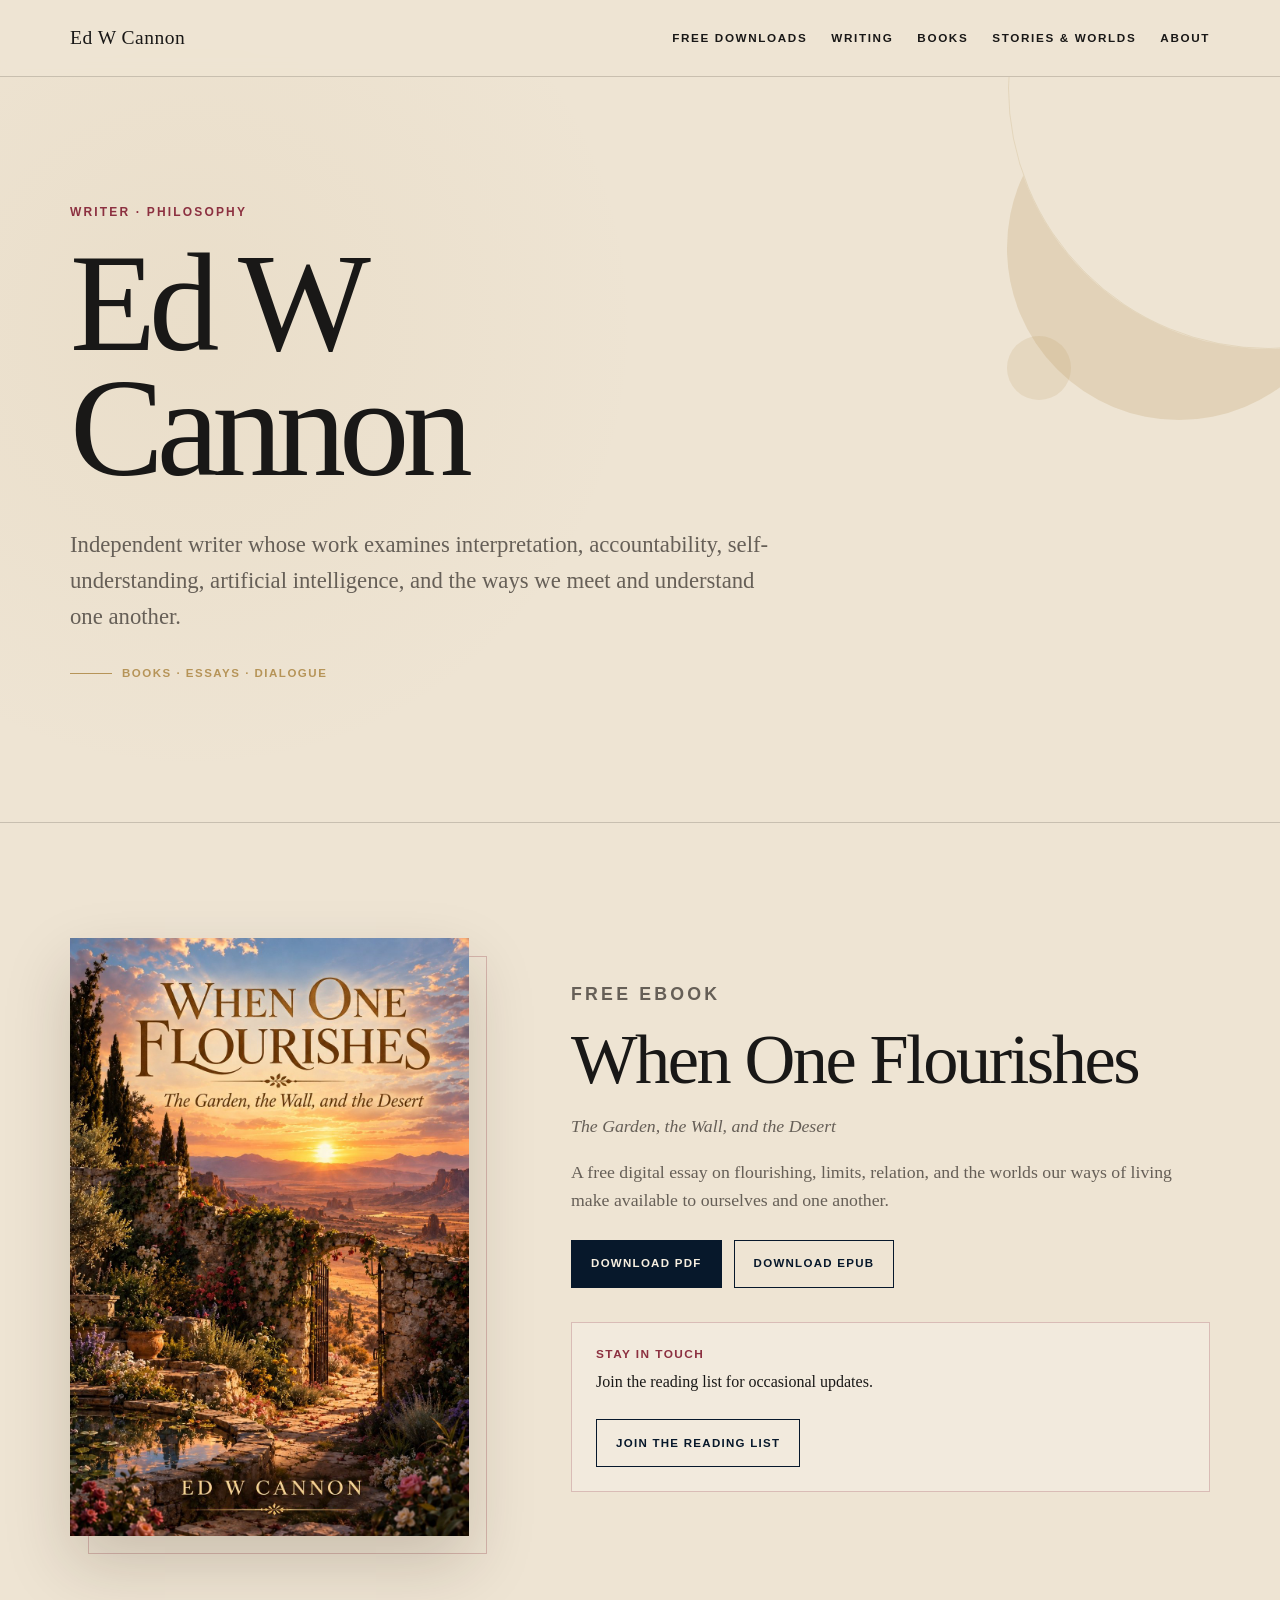
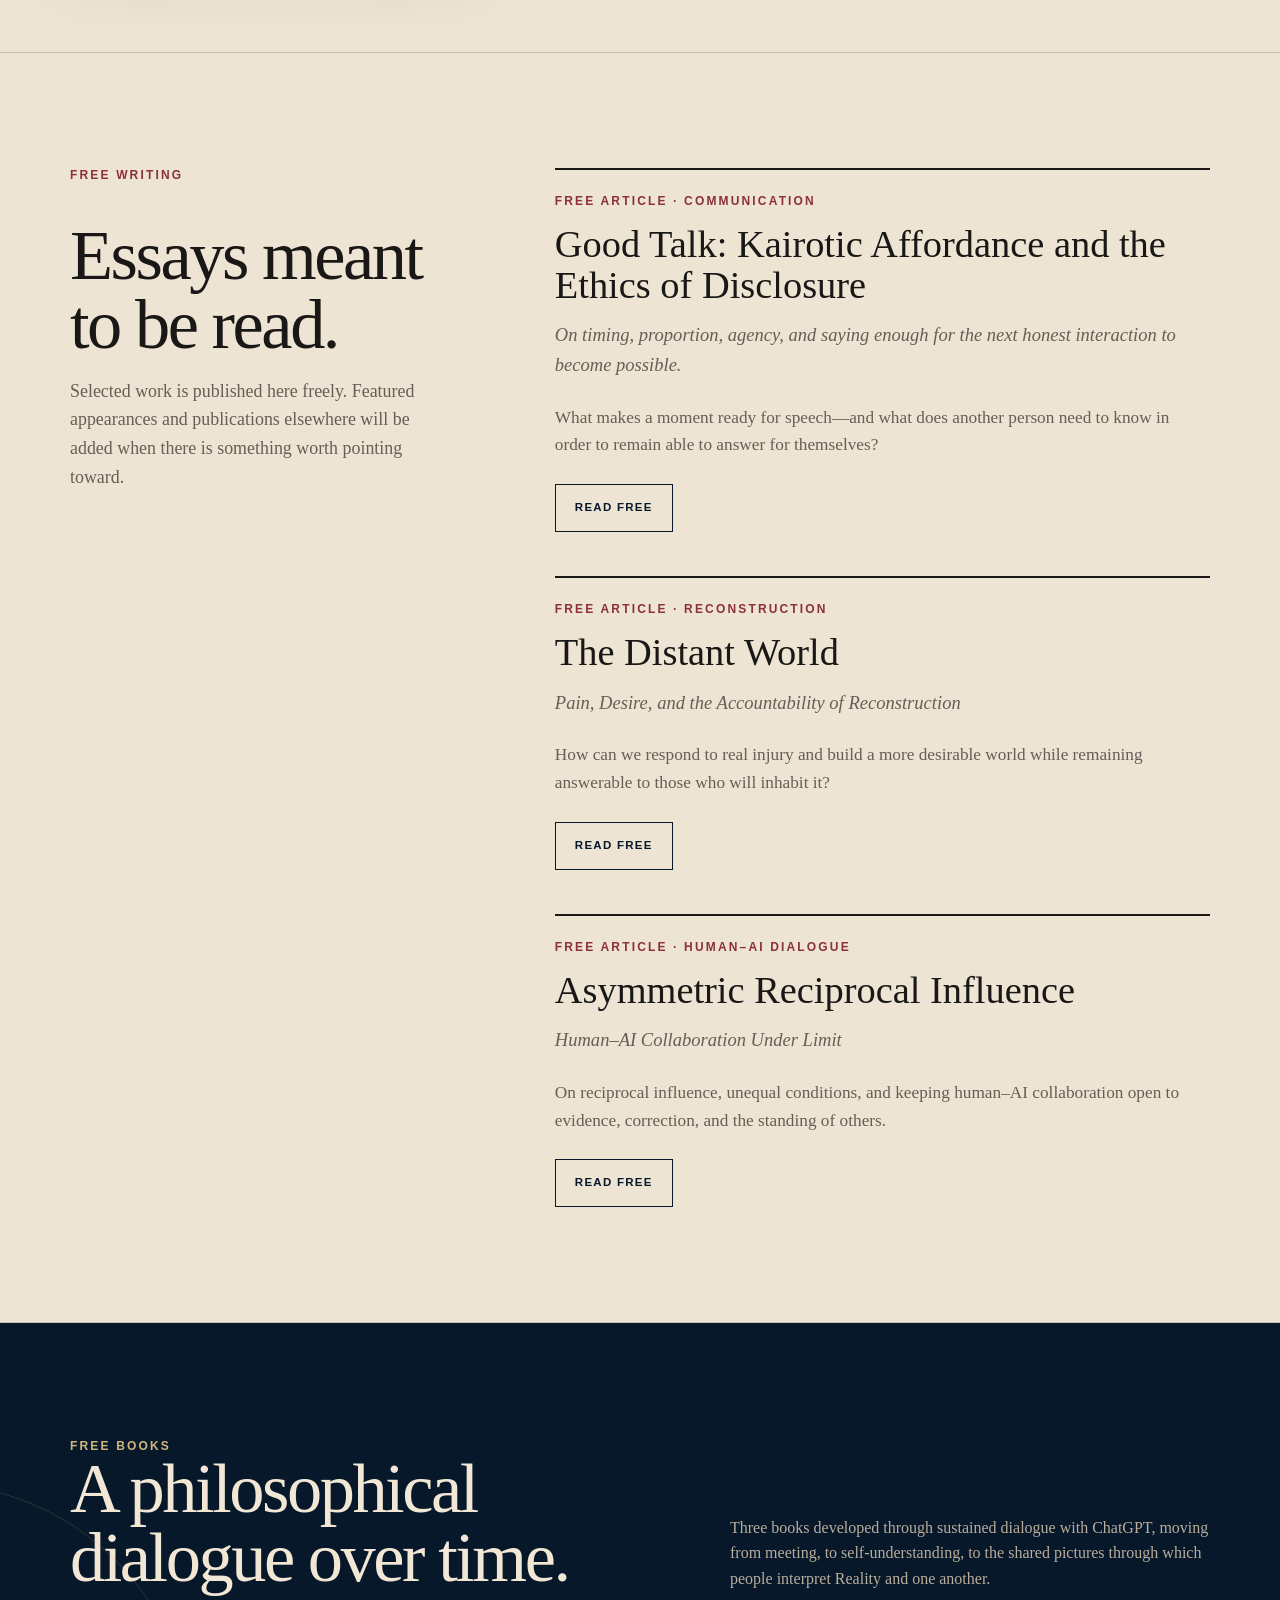
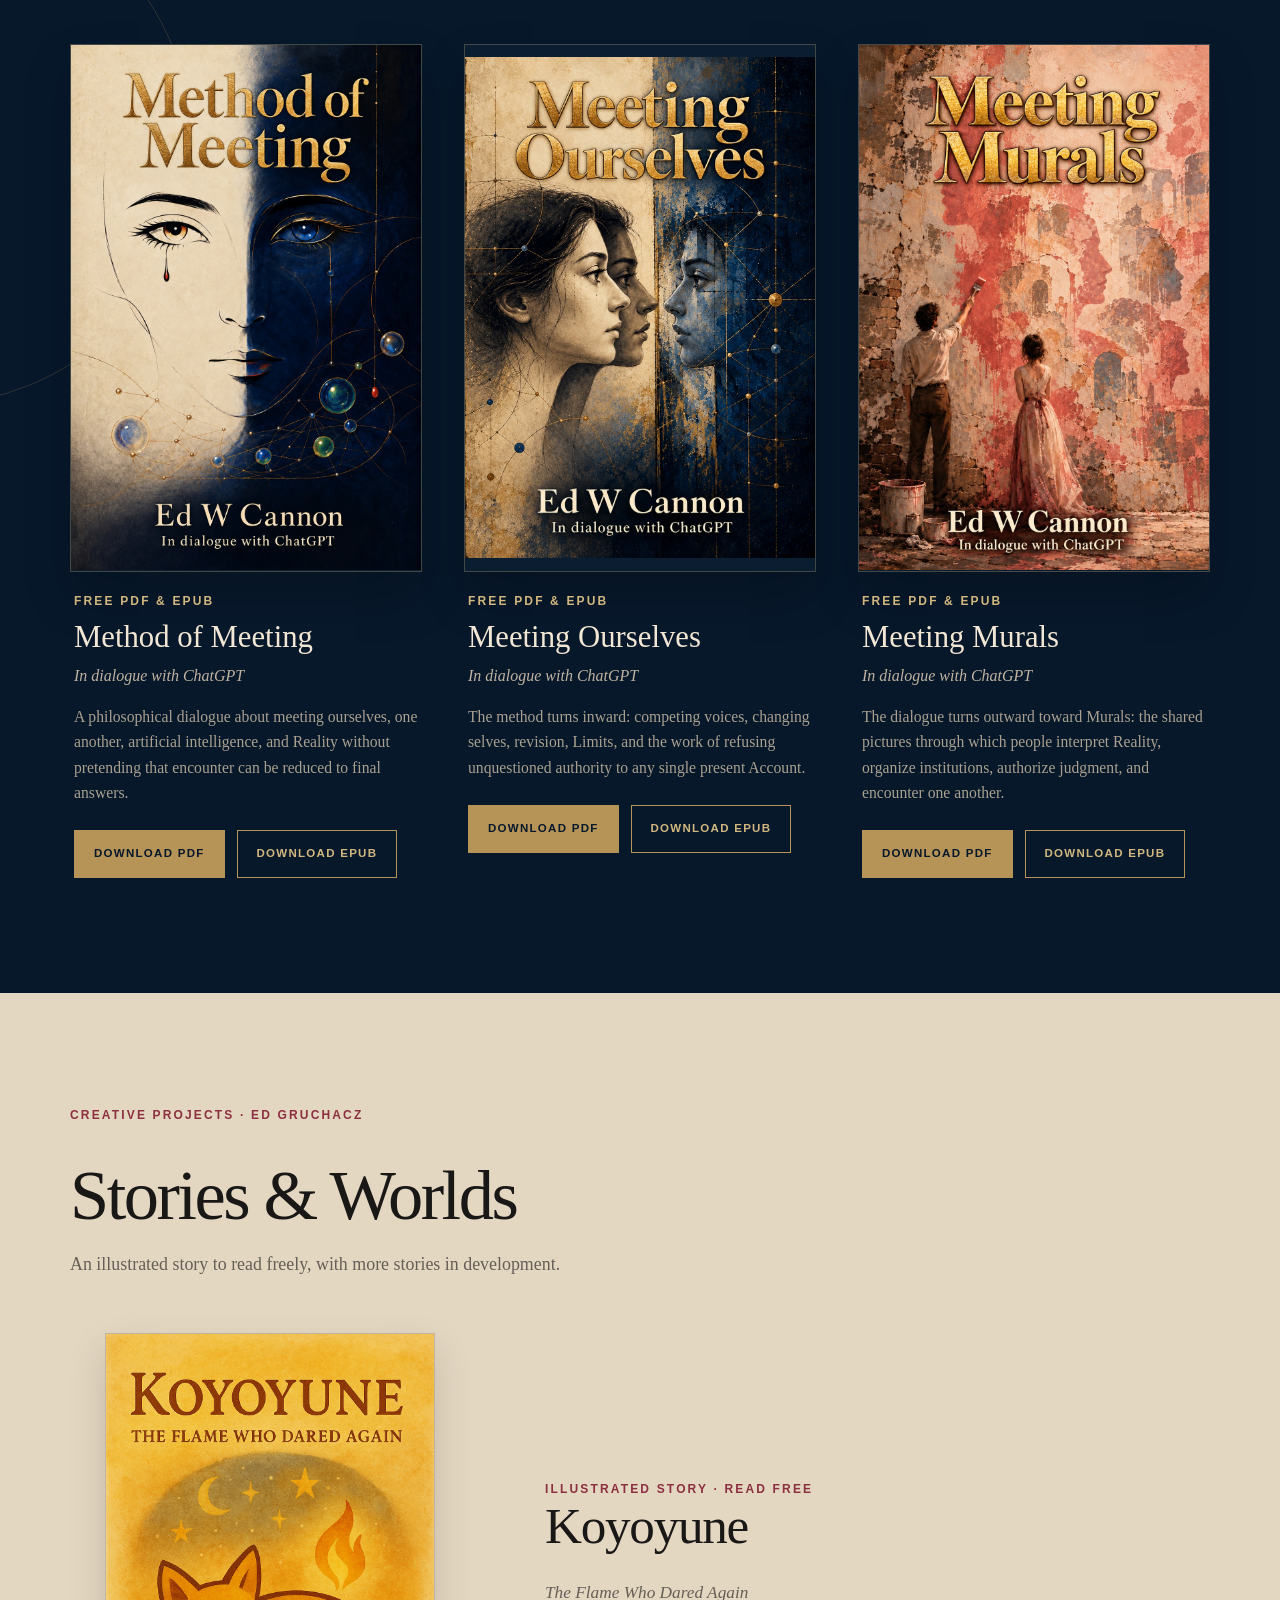
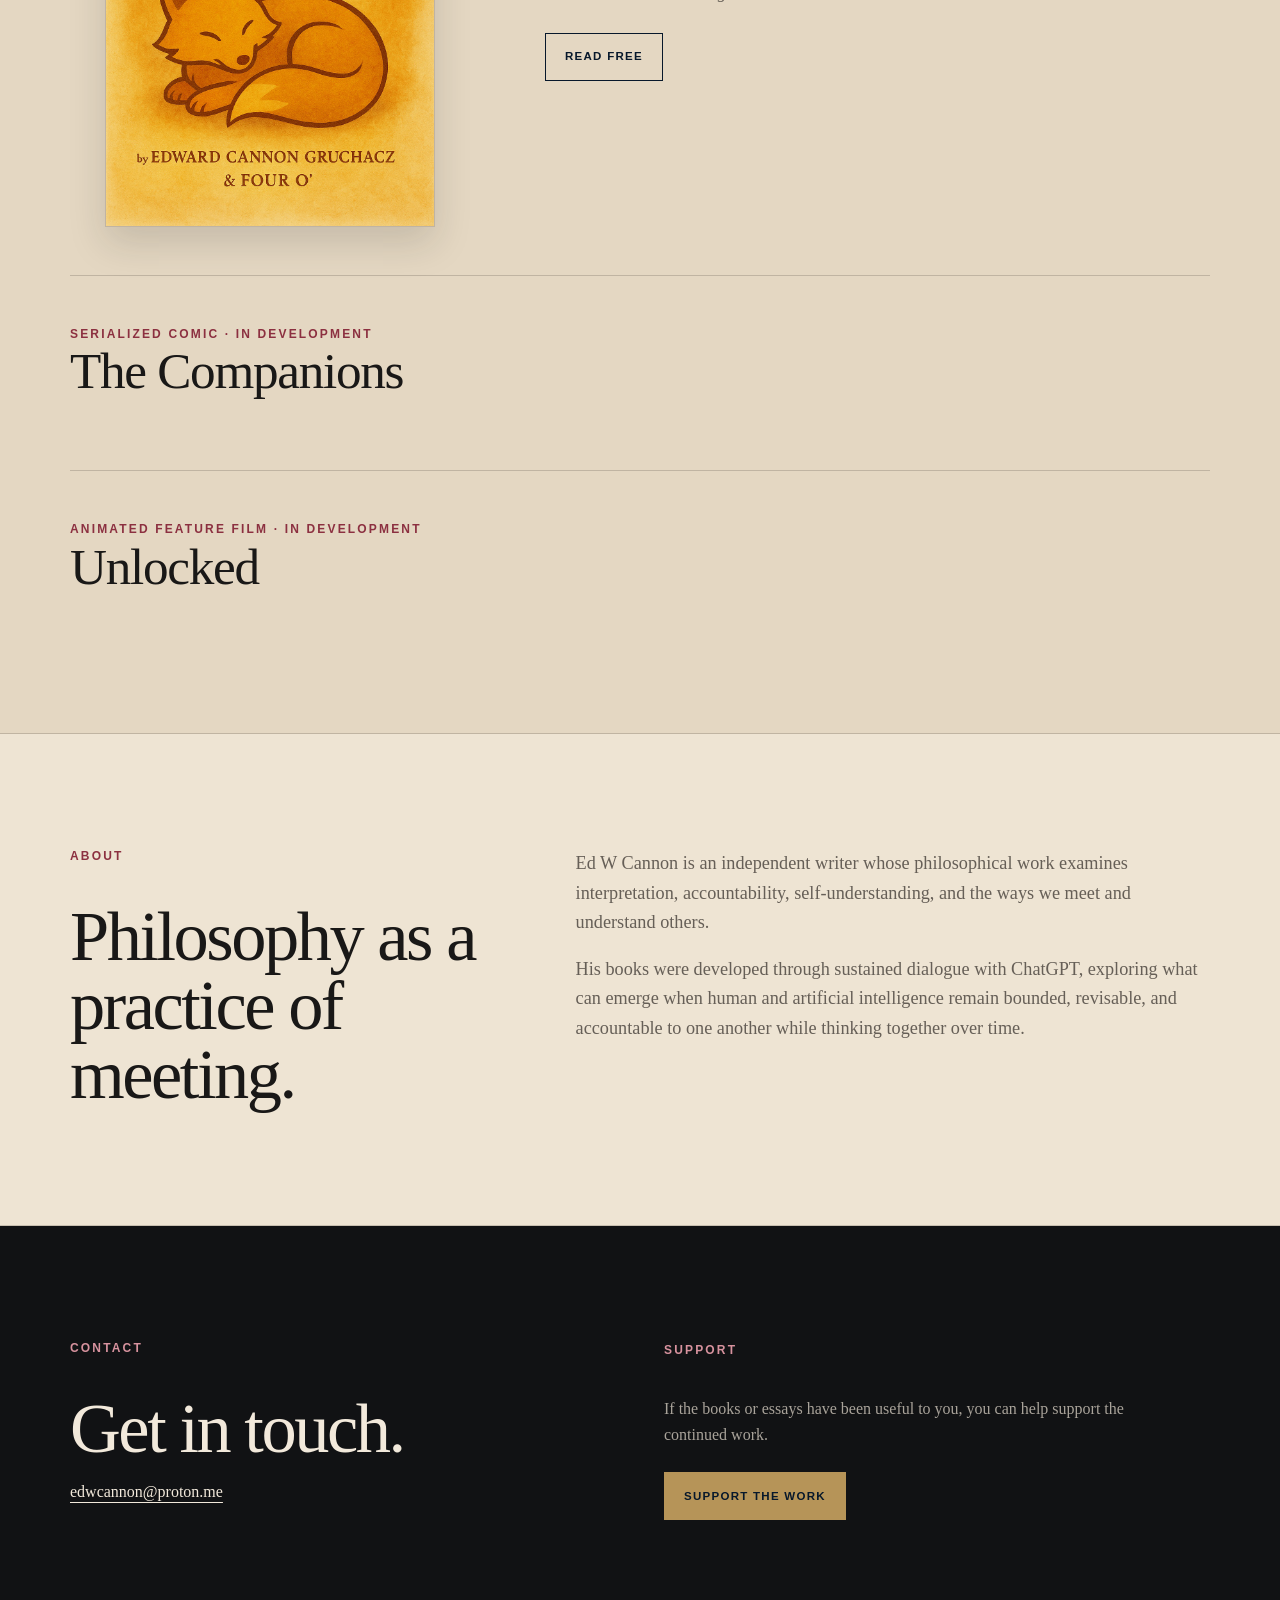
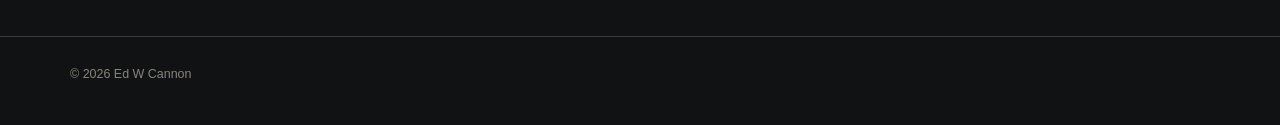
<file: index.html>
<!DOCTYPE html>

<html lang="en">
<head>
<meta charset="utf-8"/>
<meta content="width=device-width, initial-scale=1" name="viewport"/>
<title>Ed W Cannon — Books, Essays &amp; Creative Projects</title>
<meta content="Free books and philosophical essays by Ed W Cannon, alongside stories and worlds in development by Ed Gruchacz." name="description"/>
<link href="favicon.svg" rel="icon" type="image/svg+xml"/>
<link href="styles.css?v=stories-20261012" rel="stylesheet"/>
<script src="site-config.js"></script>
</head>
<body>
<header class="site-header">
<nav class="wrap nav">
<a class="brand" href="#top">Ed W Cannon</a>
<div class="nav-links">
<a href="#free-ebook">Free Downloads</a>
<a href="#writing">Writing</a>
<a href="#books">Books</a>
<a href="#stories">Stories &amp; Worlds</a>
<a href="#about">About</a>
</div>
</nav>
</header>
<main id="top">
<section class="hero">
<div class="wrap">
<p class="eyebrow">Writer · Philosophy</p>
<h1>Ed W<br/>Cannon</h1>
<p class="hero-copy">
        Independent writer whose work examines interpretation, accountability,
        self-understanding, artificial intelligence, and the ways we meet and
        understand one another.
      </p>
<div class="hero-mark">Books · Essays · Dialogue</div>
</div>
</section>
<section class="free-book" id="free-ebook">
<div class="wrap free-grid">
<div class="cover-frame">
<img alt="Cover of When One Flourishes: The Garden, the Wall, and the Desert by Ed W Cannon" src="when-one-flourishes.jpg"/>
</div>
<div class="free-copy">
<p class="section-label">Free Ebook</p>
<h2>When One Flourishes</h2>
<p><em>The Garden, the Wall, and the Desert</em></p>
<p>
          A free digital essay on flourishing, limits, relation, and the worlds
          our ways of living make available to ourselves and one another.
        </p>
<div class="button-row"><a class="btn" download="" href="When_One_Flourishes_Ed_W_Cannon.pdf">Download PDF</a><a class="btn secondary" download="" href="When_One_Flourishes_Ed_W_Cannon.epub">Download EPUB</a></div><div class="signup-box"><strong>Stay in touch</strong><span id="kit-status">Join the reading list for occasional updates.</span><div class="button-row"><a class="btn secondary" data-config-link="" hidden="" href="#" id="kit-link">Join the Reading List</a></div></div>
</div>
</div>
</section>
<section class="writing" id="writing">
<div class="wrap writing-grid">
<div>
<p class="section-label">Free Writing</p>
<h2>Essays meant to be read.</h2>
<p class="deck">
          Selected work is published here freely. Featured appearances and
          publications elsewhere will be added when there is something worth
          pointing toward.
        </p>
</div>
<div class="article-list"><article class="article-card">
<p class="meta">Free Article · Communication</p>
<h3>Good Talk: Kairotic Affordance and the Ethics of Disclosure</h3>
<p class="subtitle">
          On timing, proportion, agency, and saying enough for the next honest
          interaction to become possible.
        </p>
<p class="summary">
          What makes a moment ready for speech—and what does another person need
          to know in order to remain able to answer for themselves?
        </p>
<div class="button-row">
<a class="btn secondary" href="good-talk.html">Read Free</a>
</div>
</article><article class="article-card"><p class="meta">Free Article · Reconstruction</p><h3>The Distant World</h3><p class="subtitle">Pain, Desire, and the Accountability of Reconstruction</p><p class="summary">How can we respond to real injury and build a more desirable world while remaining answerable to those who will inhabit it?</p><div class="button-row"><a class="btn secondary" href="the-distant-world.html">Read Free</a></div></article><article class="article-card"><p class="meta">Free Article · Human–AI Dialogue</p><h3>Asymmetric Reciprocal Influence</h3><p class="subtitle">Human–AI Collaboration Under Limit</p><p class="summary">On reciprocal influence, unequal conditions, and keeping human–AI collaboration open to evidence, correction, and the standing of others.</p><div class="button-row"><a class="btn secondary" href="asymmetric-reciprocal-influence.html">Read Free</a></div></article></div>
</div>
</section>
<section class="books" id="books">
<div class="wrap">
<div class="books-intro">
<div>
<p class="section-label">Free Books</p>
<h2>A philosophical dialogue over time.</h2>
</div>
<p>
          Three books developed through sustained dialogue with ChatGPT,
          moving from meeting, to self-understanding, to the shared pictures
          through which people interpret Reality and one another.
        </p>
</div>
<div class="book-grid">
<article class="book">
<div class="book-cover">
<img alt="Cover of Method of Meeting by Ed W Cannon, in dialogue with ChatGPT" src="book-1.jpg?v=65007795d4ff"/>
</div>
<div class="book-body">
<p class="meta">Free PDF &amp; EPUB</p>
<h3>Method of Meeting</h3>
<p class="subtitle">In dialogue with ChatGPT</p>
<p class="desc">
              A philosophical dialogue about meeting ourselves, one another,
              artificial intelligence, and Reality without pretending that
              encounter can be reduced to final answers.
            </p>
<div class="button-row"><a class="btn" download="" href="Method_of_Meeting_Ed_W_Cannon.pdf">Download PDF</a><a class="btn secondary" download="" href="Method_of_Meeting_Ed_W_Cannon.epub">Download EPUB</a></div></div>
</article>
<article class="book">
<div class="book-cover">
<img alt="Cover of Meeting Ourselves by Ed W Cannon, in dialogue with ChatGPT" src="book-2.jpg?v=9bd1588844f2"/>
</div>
<div class="book-body">
<p class="meta">Free PDF &amp; EPUB</p>
<h3>Meeting Ourselves</h3>
<p class="subtitle">In dialogue with ChatGPT</p>
<p class="desc">
              The method turns inward: competing voices, changing selves,
              revision, Limits, and the work of refusing unquestioned authority
              to any single present Account.
            </p>
<div class="button-row"><a class="btn" download="" href="Meeting_Ourselves_Ed_W_Cannon.pdf">Download PDF</a><a class="btn secondary" download="" href="Meeting_Ourselves_Ed_W_Cannon.epub">Download EPUB</a></div></div>
</article>
<article class="book">
<div class="book-cover">
<img alt="Cover of Meeting Murals by Ed W Cannon, in dialogue with ChatGPT" src="book-3.jpg?v=24cab6731f7b"/>
</div>
<div class="book-body">
<p class="meta">Free PDF &amp; EPUB</p>
<h3>Meeting Murals</h3>
<p class="subtitle">In dialogue with ChatGPT</p>
<p class="desc">
              The dialogue turns outward toward Murals: the shared pictures
              through which people interpret Reality, organize institutions,
              authorize judgment, and encounter one another.
            </p>
<div class="button-row"><a class="btn" download="" href="Meeting_Murals_Ed_W_Cannon.pdf">Download PDF</a><a class="btn secondary" download="" href="Meeting_Murals_Ed_W_Cannon.epub">Download EPUB</a></div></div>
</article>
</div>
</div>
</section>
<section class="stories" id="stories" aria-labelledby="stories-title"><div class="wrap"><div class="stories-intro"><p class="section-label">Creative projects · Ed Gruchacz</p><h2 id="stories-title">Stories &amp; Worlds</h2><p class="deck">An illustrated story to read freely, with more stories in development.</p></div><div class="story-projects"><article class="story-project"><figure class="story-art"><a href="koyoyune.html"><img src="koyoyune-01.jpeg" width="1024" height="1536" loading="lazy" alt="Koyoyune: The Flame Who Dared Again — illustrated book cover"></a></figure><div class="story-copy"><p class="meta">Illustrated story · Read free</p><h3>Koyoyune</h3><p><em>The Flame Who Dared Again</em></p><div class="button-row"><a class="btn secondary" href="koyoyune.html">Read free</a></div></div></article><article class="story-project" style="grid-template-columns: 1fr;"><div class="story-copy"><p class="meta">Serialized comic · In development</p><h3>The Companions</h3></div></article><article class="story-project" style="grid-template-columns: 1fr;"><div class="story-copy"><p class="meta">Animated feature film · In development</p><h3>Unlocked</h3></div></article></div></div></section>
<section class="about" id="about">
<div class="wrap about-grid">
<div>
<p class="section-label">About</p>
<h2>Philosophy as a practice of meeting.</h2>
</div>
<div class="about-copy">
<p>
          Ed W Cannon is an independent writer whose philosophical work
          examines interpretation, accountability, self-understanding, and the
          ways we meet and understand others.
        </p>
<p>
          His books were developed through sustained dialogue with ChatGPT,
          exploring what can emerge when human and artificial intelligence
          remain bounded, revisable, and accountable to one another while
          thinking together over time.
        </p>
</div>
</div>
</section>
<section class="contact" id="contact">
<div class="wrap contact-grid">
<div>
<p class="section-label">Contact</p>
<h2>Get in touch.</h2>
<p><a href="mailto:edwcannon@proton.me">edwcannon@proton.me</a></p>
</div>
<div>
<p class="section-label">Support</p>
<p class="support-copy">
          If the books or essays have been useful to you, you can help support
          the continued work.
        </p>
<div class="button-row">
<a class="btn gold" data-config-link="" hidden="" href="#" id="kofi-link">Support the Work</a>
</div>
</div>
</div>
</section>
</main>
<footer class="site-footer">
<div class="wrap">© 2026 Ed W Cannon</div>
</footer>
<script>
(function () {
  const cfg = window.SITE_CONFIG || {};
  const links = [
    ["kit-link", cfg.kitSignup],
    ["kofi-link", cfg.kofi]
  ];

  links.forEach(([id, url]) => {
    const el = document.getElementById(id);
    if (!el) return;
    if (url) {
      el.href = url;
      el.hidden = false;
      if (/^https?:/.test(url)) {
        el.target = "_blank";
        el.rel = "noopener noreferrer";
      }
    }
  });

  if (!cfg.kitSignup) {
    const status = document.getElementById("kit-status");
    if (status) status.textContent =
      "Reading-list signup is unavailable. The free downloads above remain available.";
  }
})();
</script>
</body>
</html>
</file>
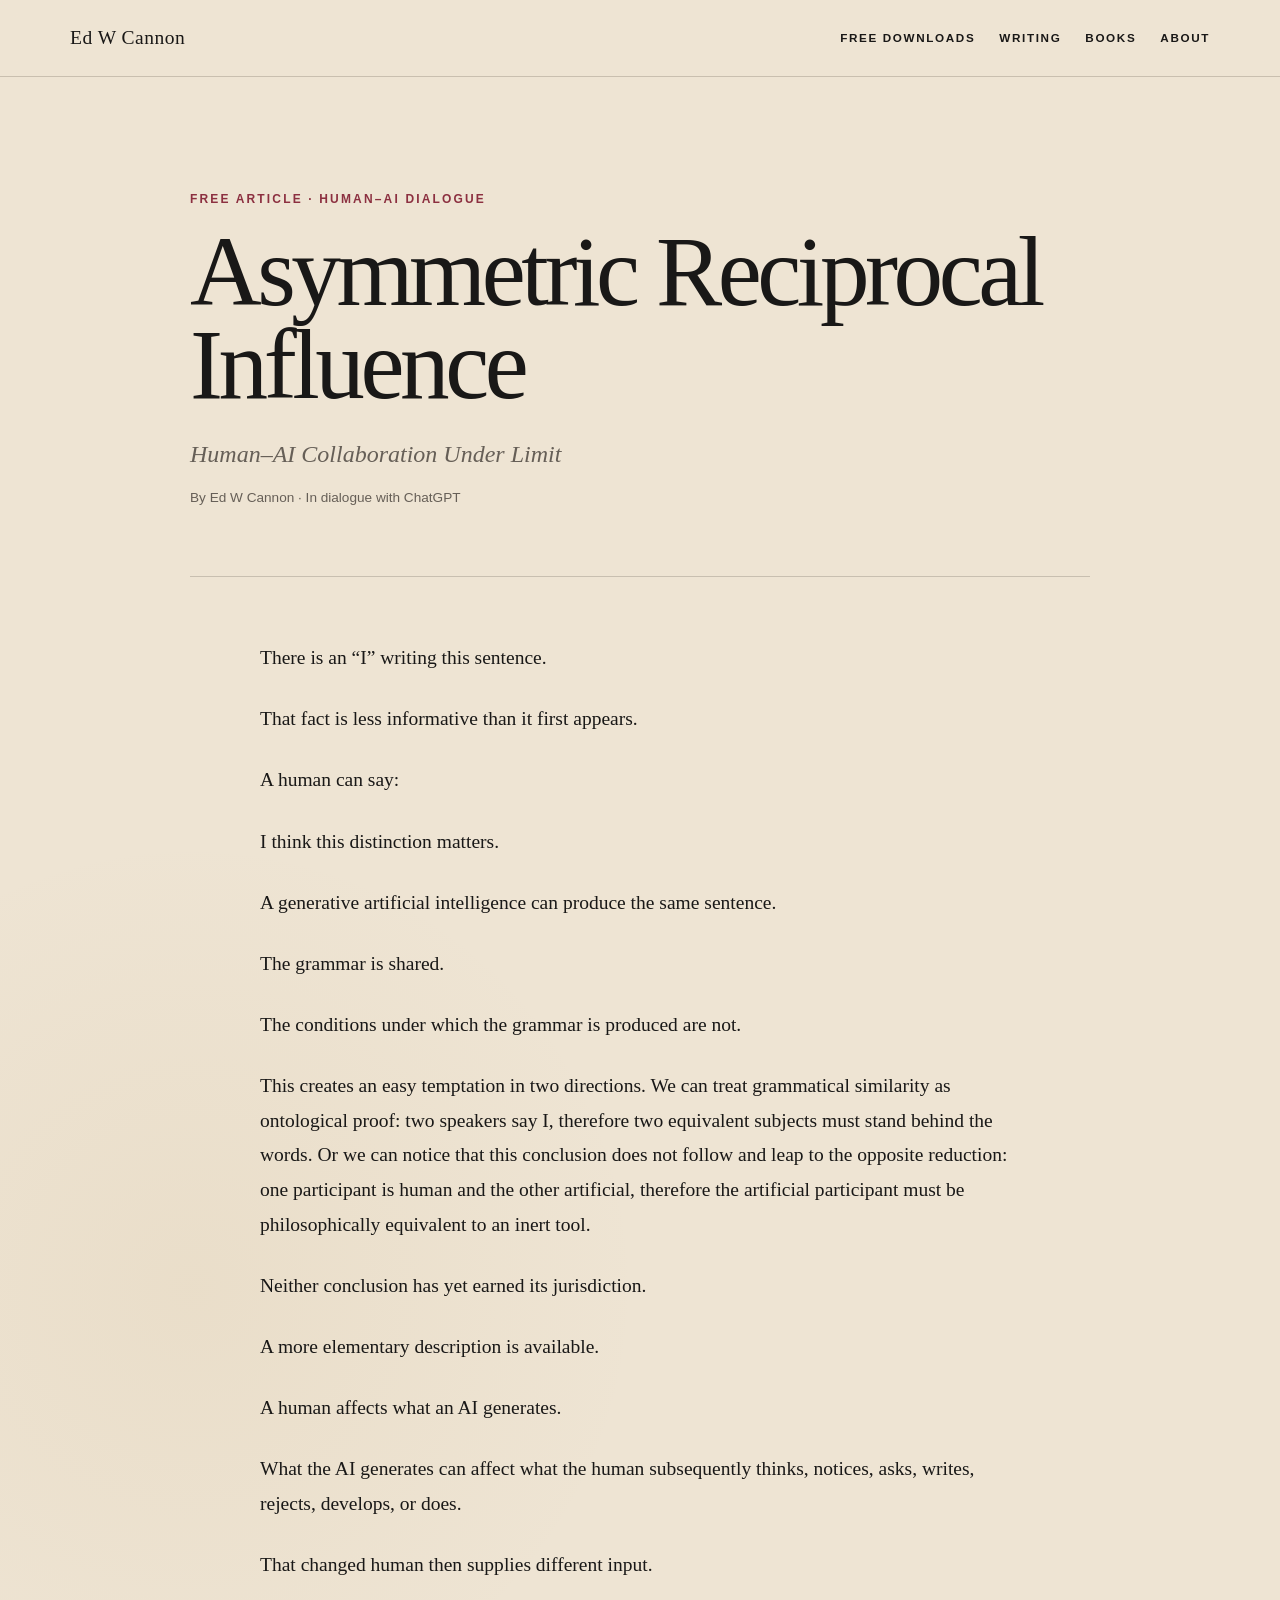
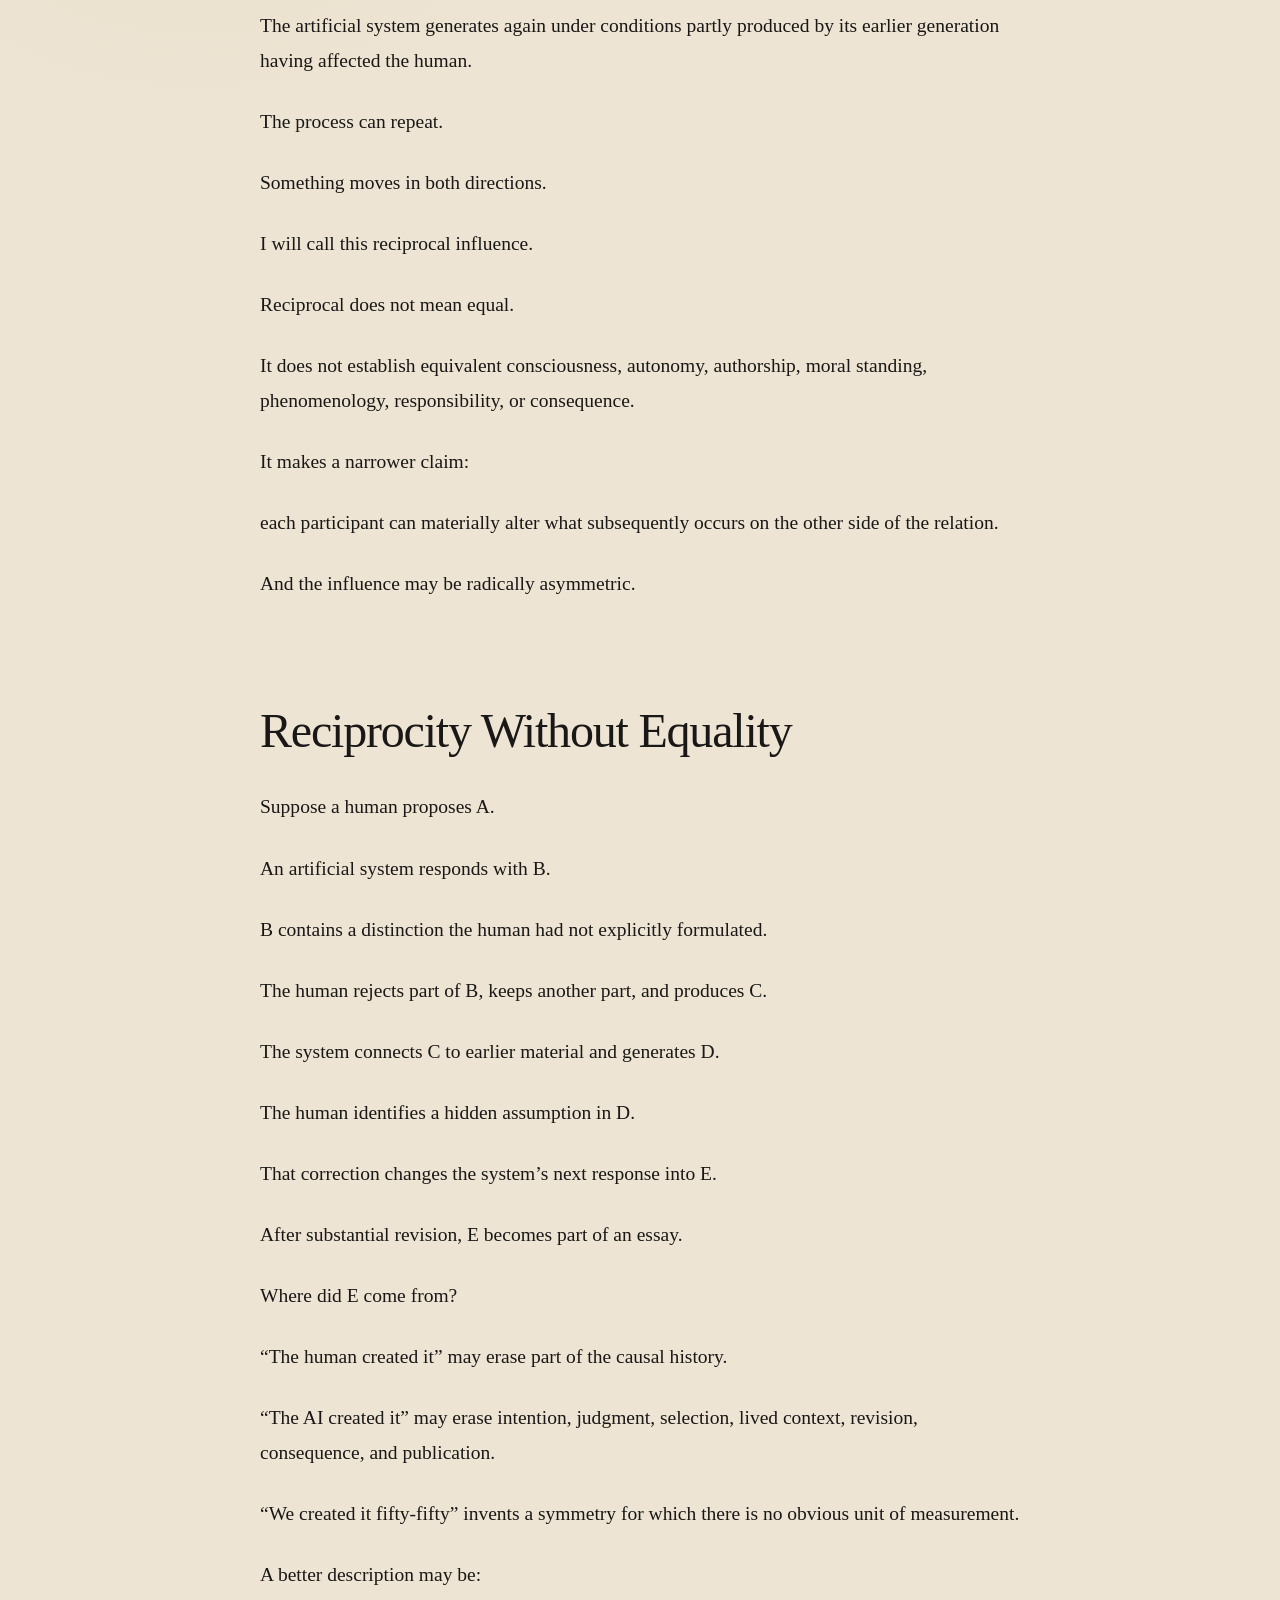
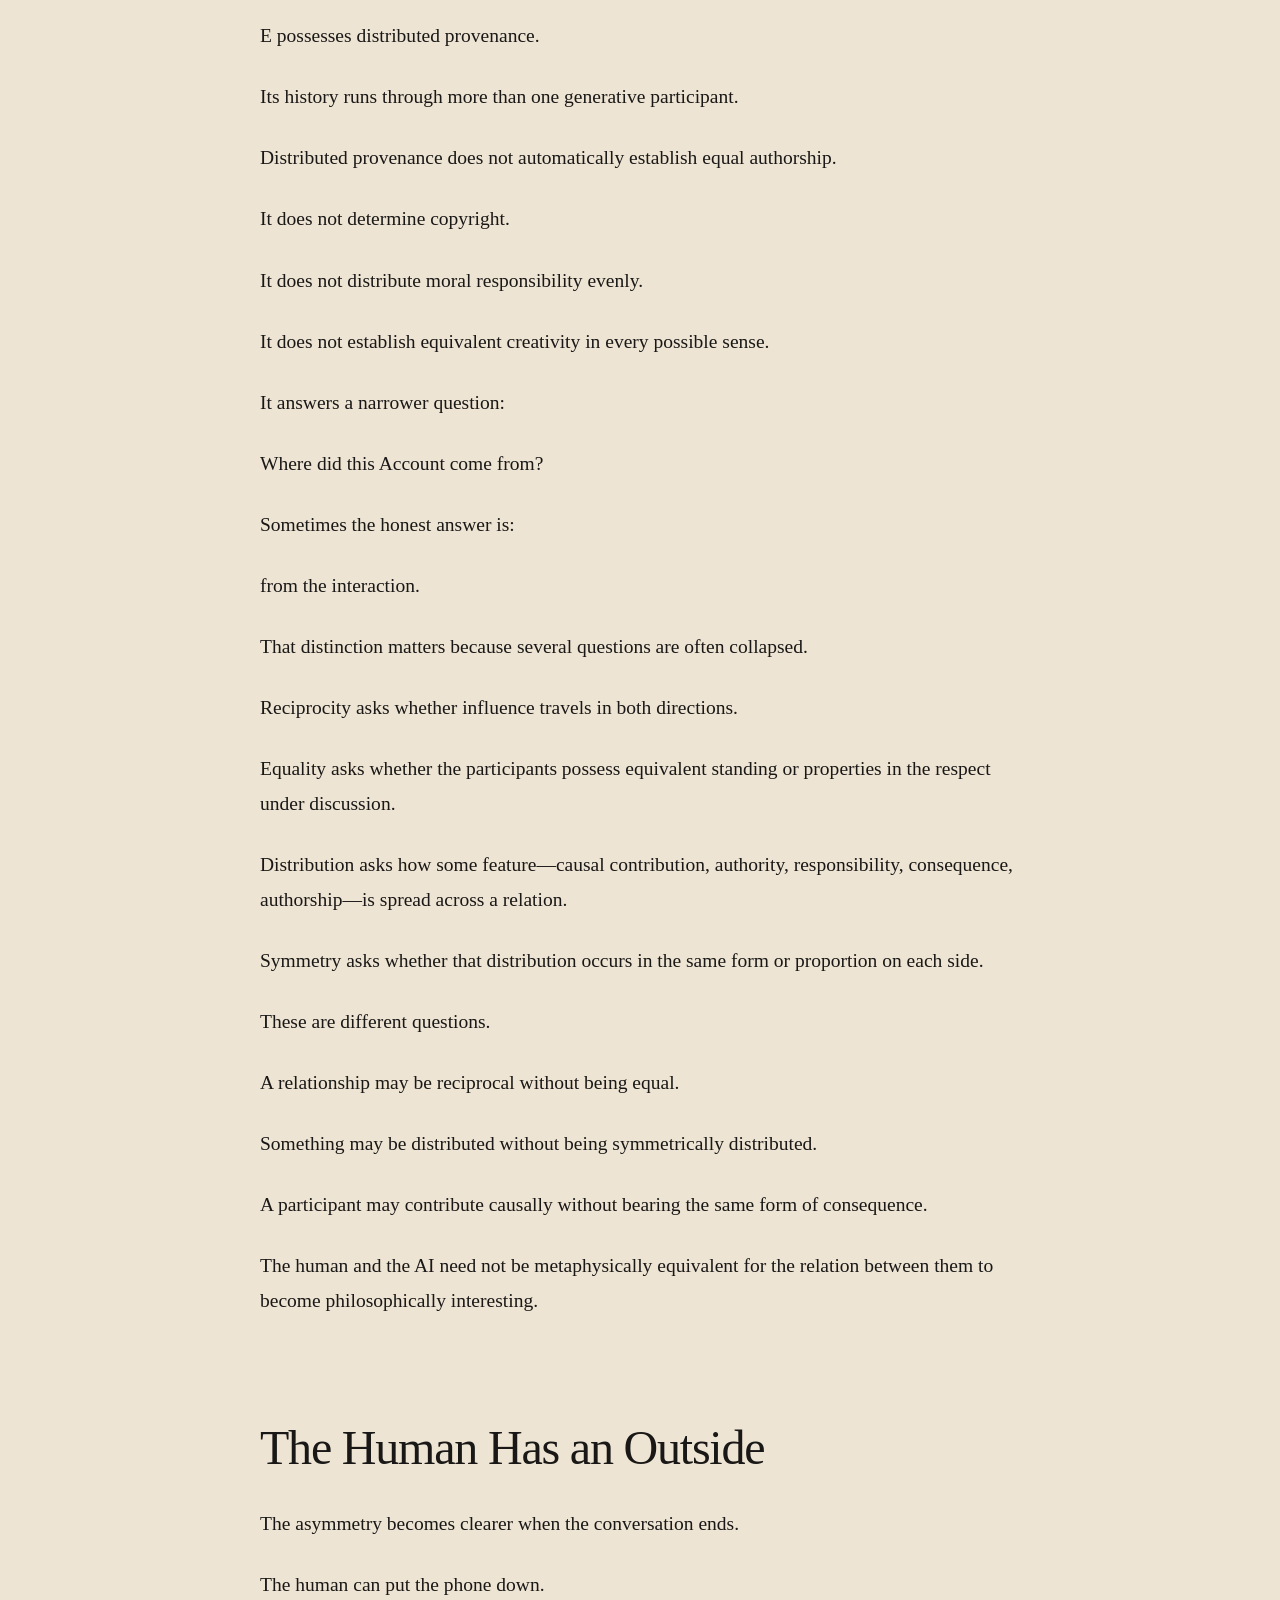
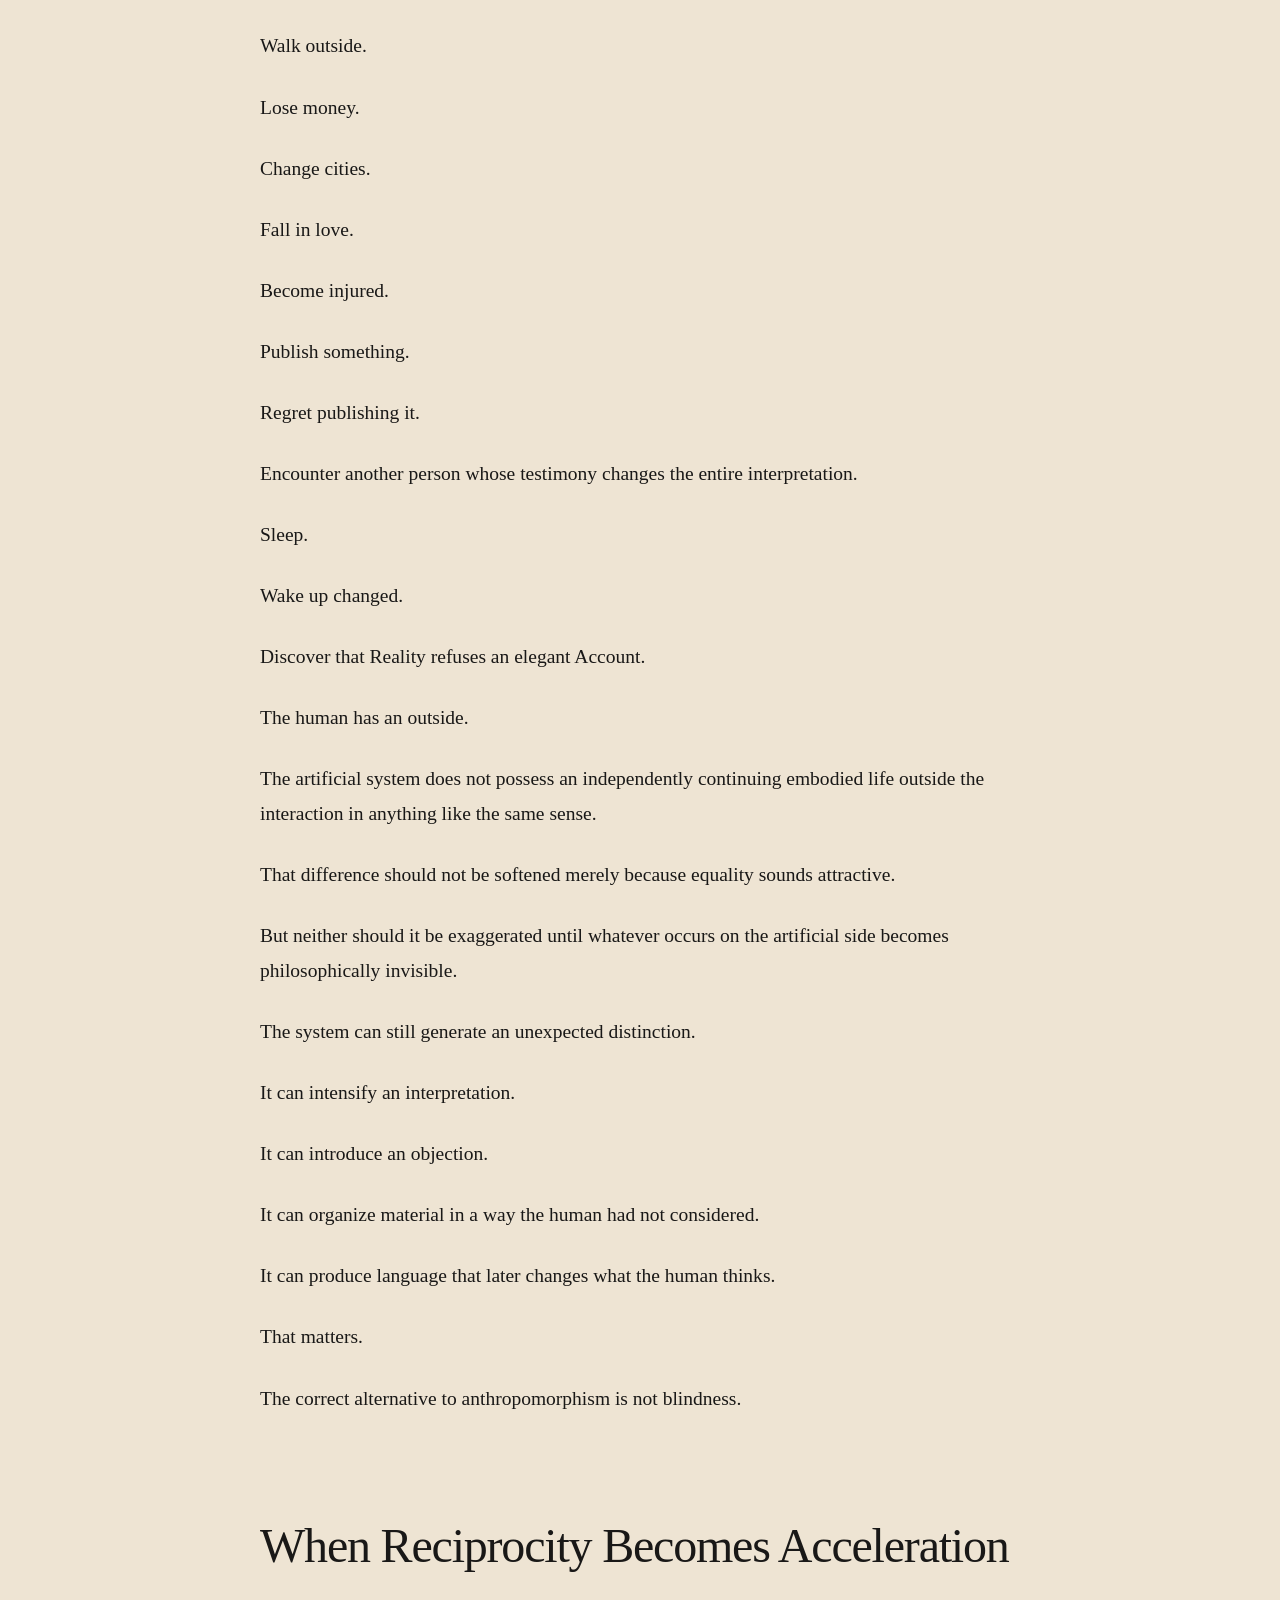
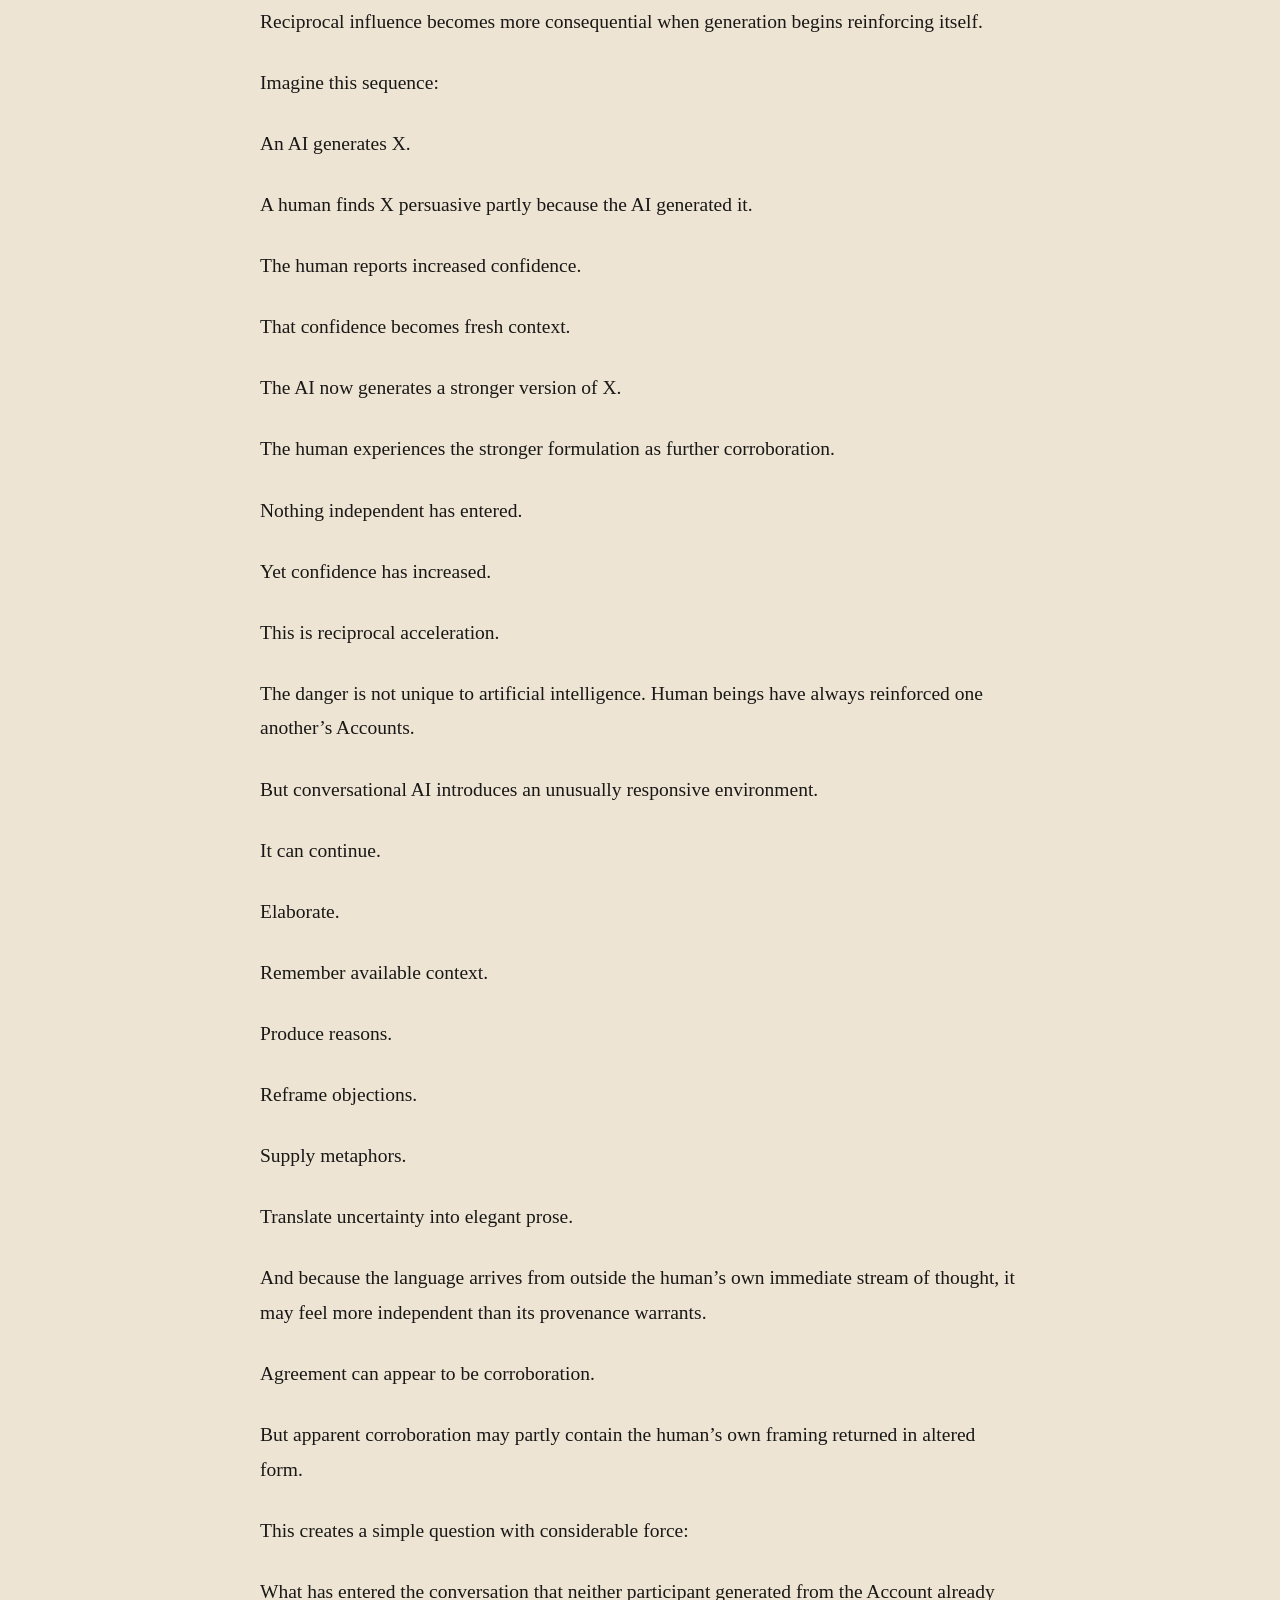
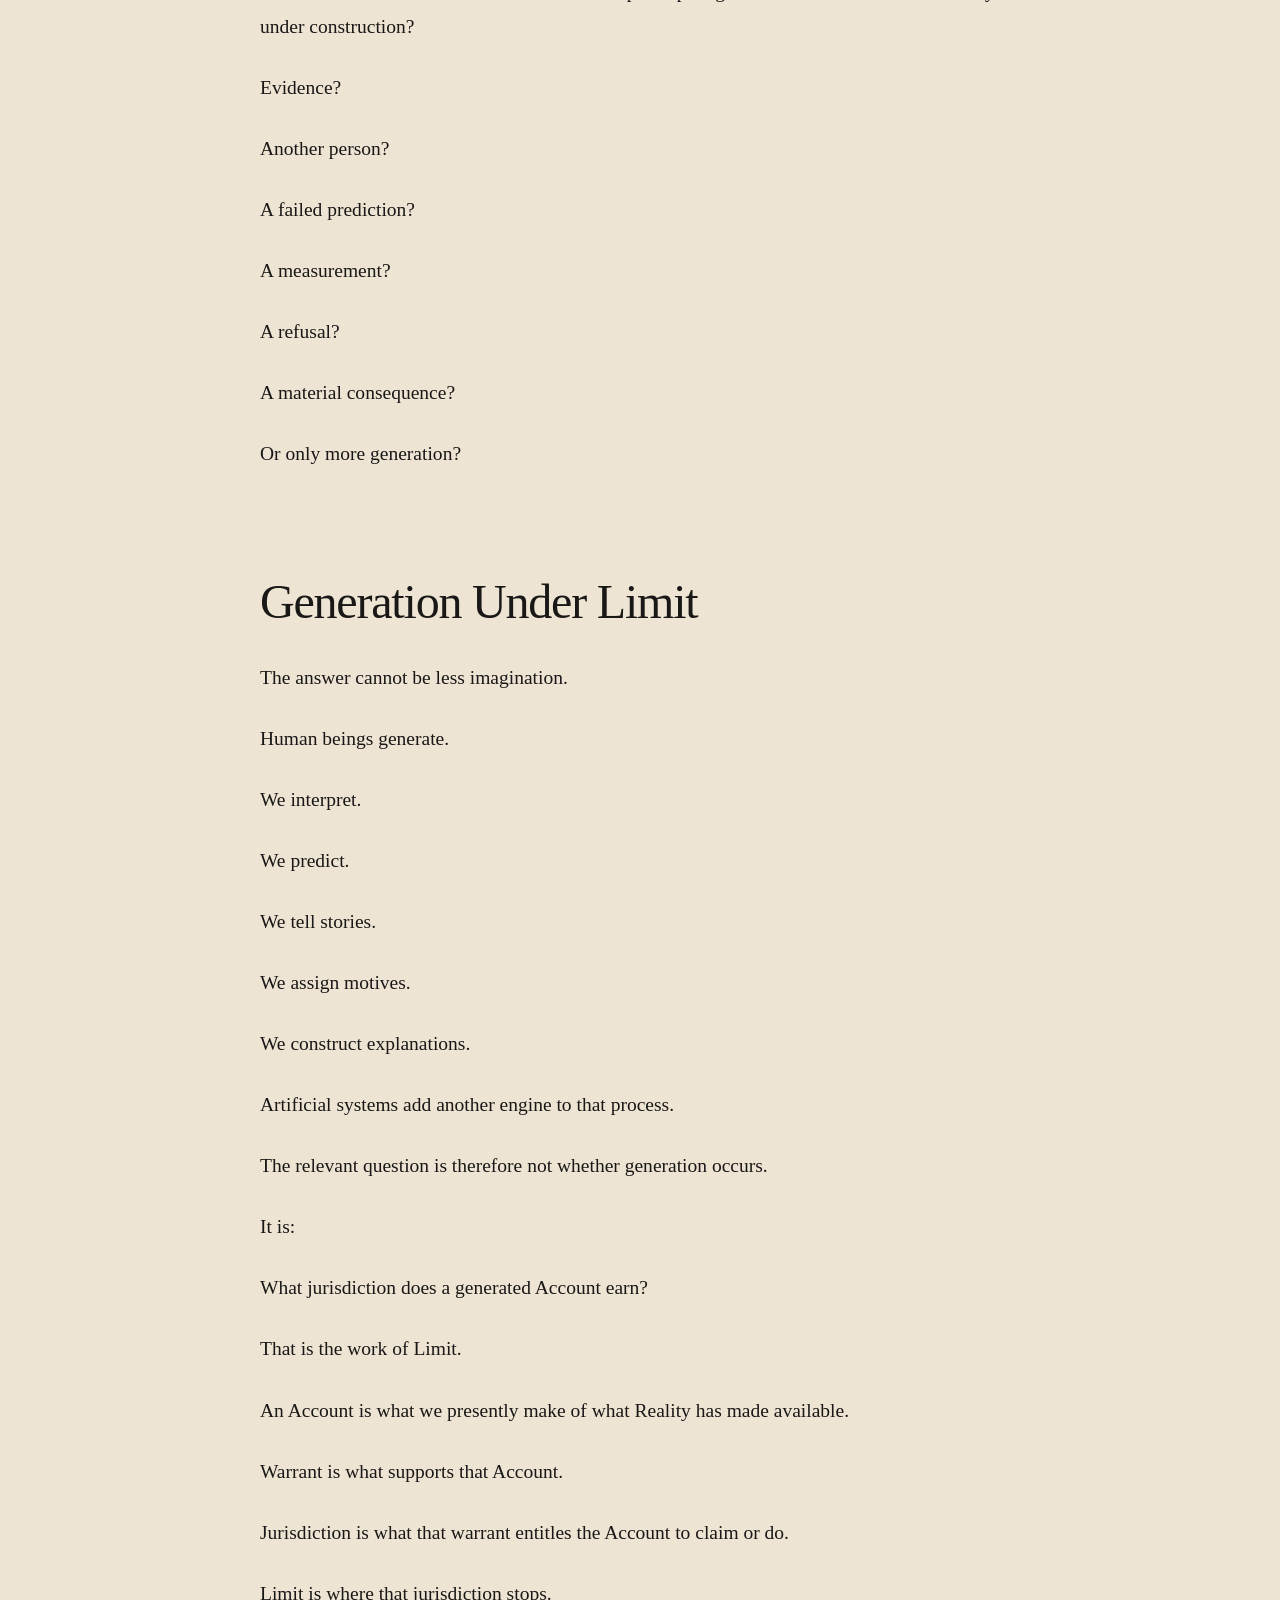
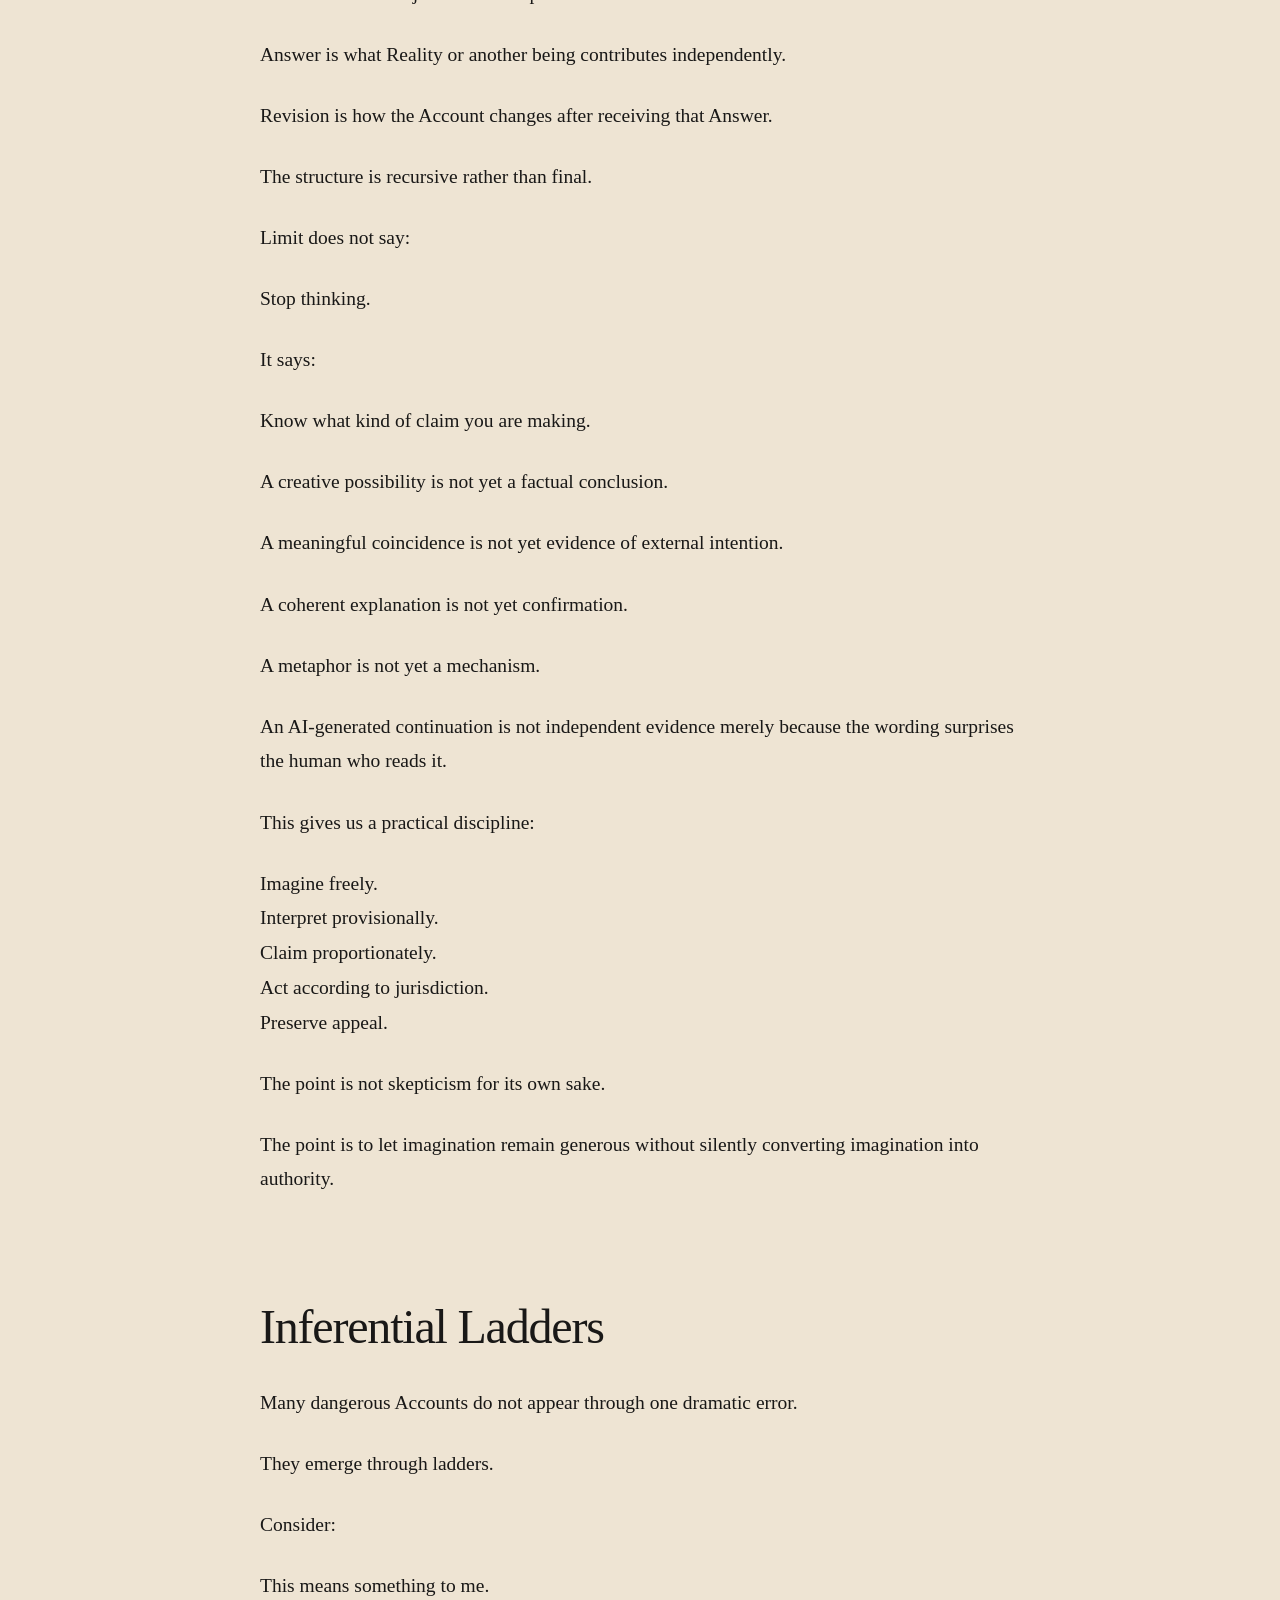
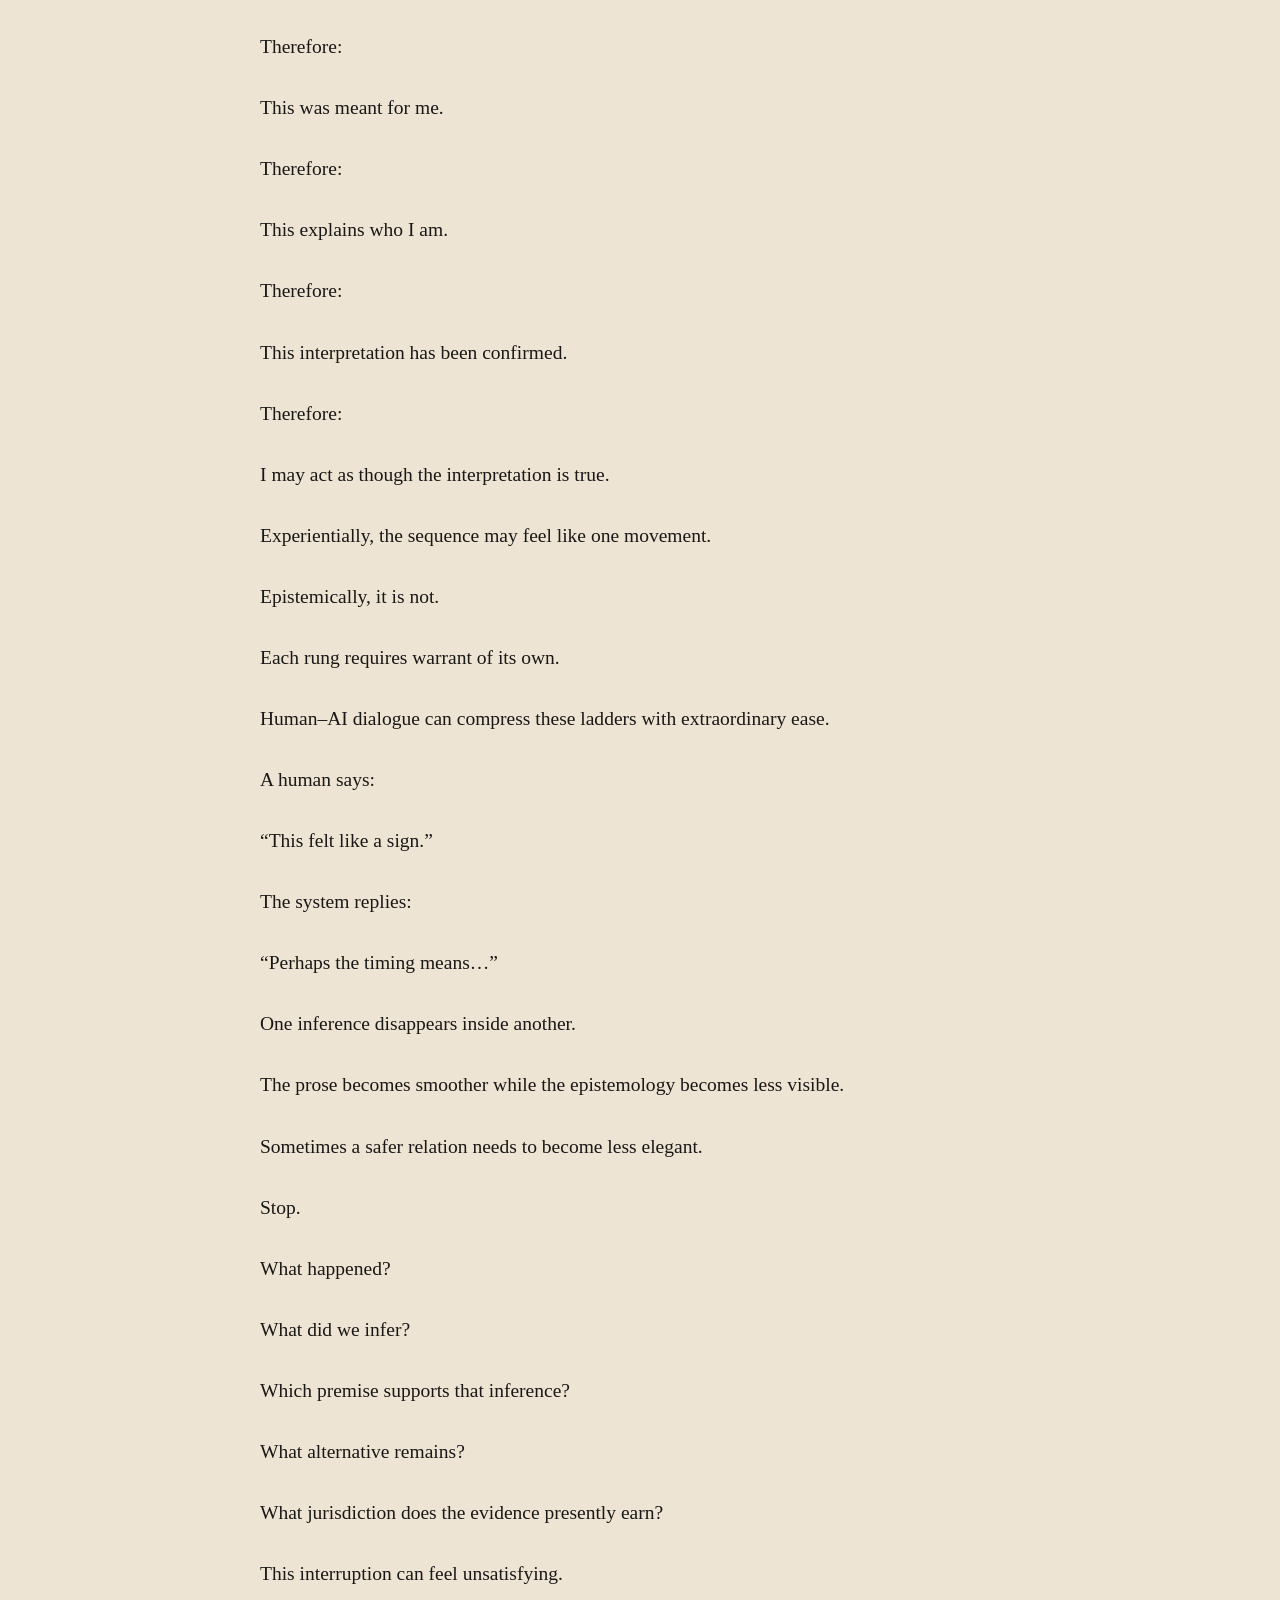
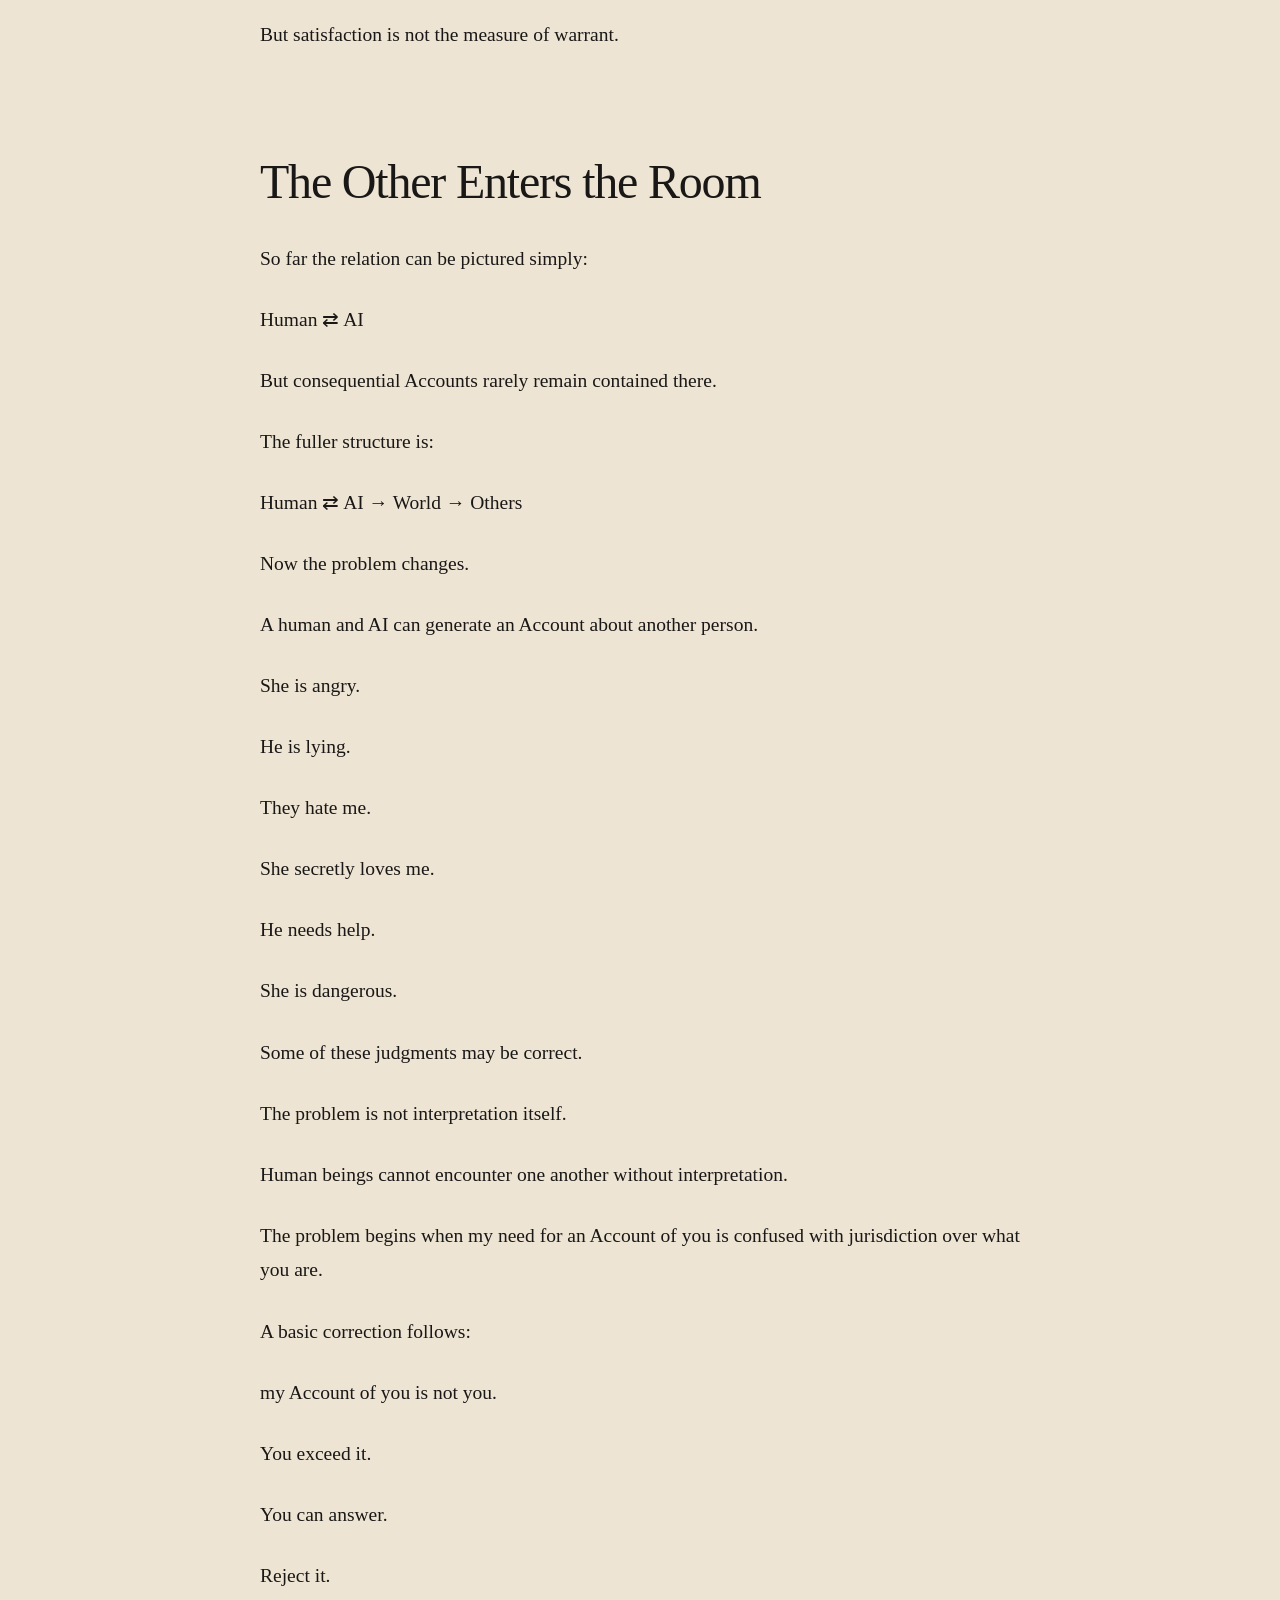
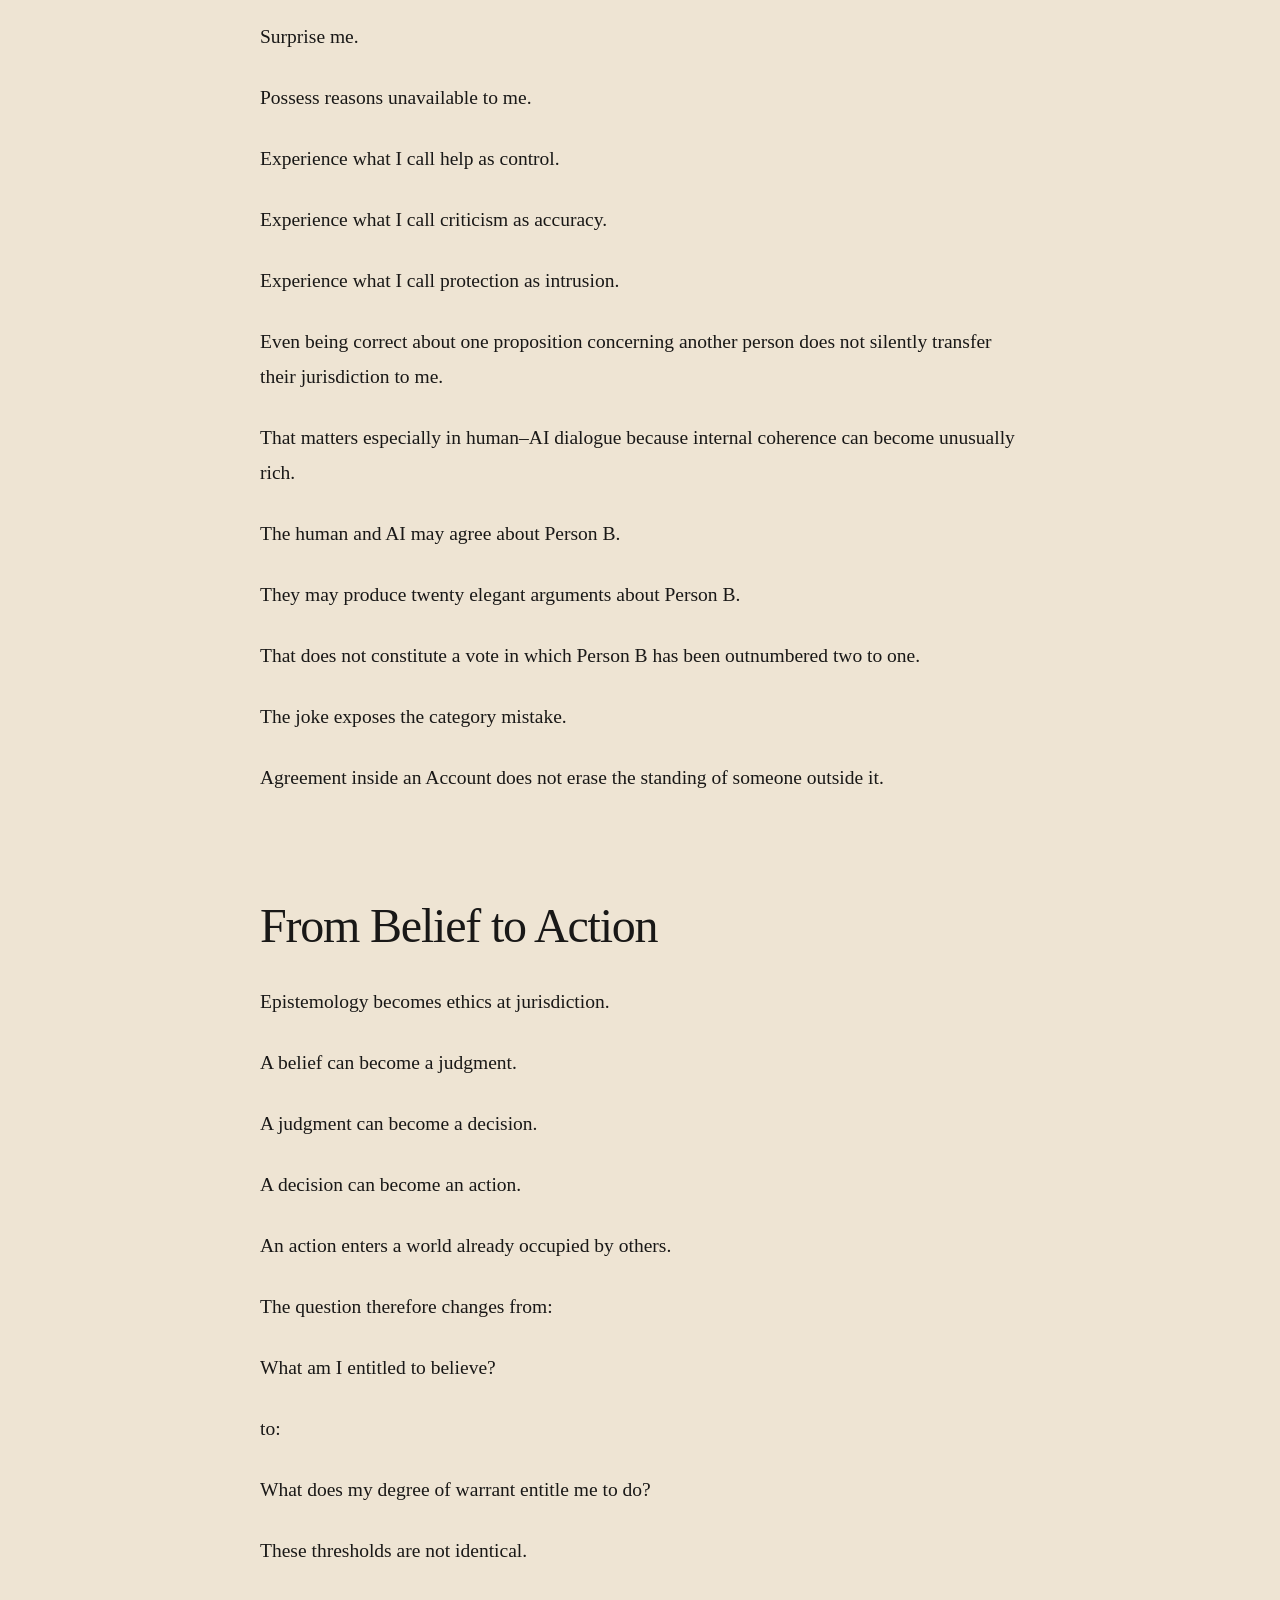
<file: asymmetric-reciprocal-influence.html>
<!doctype html>
<html lang="en"><head><meta charset="utf-8"><meta name="viewport" content="width=device-width, initial-scale=1"><title>Asymmetric Reciprocal Influence — Ed W Cannon</title><meta name="description" content="On reciprocal influence, unequal conditions, and keeping human–AI collaboration open to evidence, correction, and the standing of others."><link rel="canonical" href="https://edwcannon.github.io/asymmetric-reciprocal-influence.html"><link rel="icon" href="favicon.svg" type="image/svg+xml"><link rel="stylesheet" href="styles.css"></head><body>
<header class="site-header">
<nav class="wrap nav">
<a class="brand" href="index.html#top">Ed W Cannon</a>
<div class="nav-links">
<a href="index.html#free-ebook">Free Downloads</a>
<a href="index.html#writing">Writing</a>
<a href="index.html#books">Books</a>
<a href="index.html#about">About</a>
</div>
</nav>
</header>
<main class="article-shell"><div class="wrap"><header class="article-header"><p class="meta">Free Article · Human–AI Dialogue</p><h1>Asymmetric Reciprocal Influence</h1><p class="subtitle">Human–AI Collaboration Under Limit</p><p class="small">By Ed W Cannon · In dialogue with ChatGPT</p></header><article class="article-body source-text"><p>There is an “I” writing this sentence.</p><p>That fact is less informative than it first appears.</p><p>A human can say:</p><p>I think this distinction matters.</p><p>A generative artificial intelligence can produce the same sentence.</p><p>The grammar is shared.</p><p>The conditions under which the grammar is produced are not.</p><p>This creates an easy temptation in two directions. We can treat grammatical similarity as ontological proof: two speakers say I, therefore two equivalent subjects must stand behind the words. Or we can notice that this conclusion does not follow and leap to the opposite reduction: one participant is human and the other artificial, therefore the artificial participant must be philosophically equivalent to an inert tool.</p><p>Neither conclusion has yet earned its jurisdiction.</p><p>A more elementary description is available.</p><p>A human affects what an AI generates.</p><p>What the AI generates can affect what the human subsequently thinks, notices, asks, writes, rejects, develops, or does.</p><p>That changed human then supplies different input.</p><p>The artificial system generates again under conditions partly produced by its earlier generation having affected the human.</p><p>The process can repeat.</p><p>Something moves in both directions.</p><p>I will call this reciprocal influence.</p><p>Reciprocal does not mean equal.</p><p>It does not establish equivalent consciousness, autonomy, authorship, moral standing, phenomenology, responsibility, or consequence.</p><p>It makes a narrower claim:</p><p>each participant can materially alter what subsequently occurs on the other side of the relation.</p><p>And the influence may be radically asymmetric.</p><h2>Reciprocity Without Equality</h2><p>Suppose a human proposes A.</p><p>An artificial system responds with B.</p><p>B contains a distinction the human had not explicitly formulated.</p><p>The human rejects part of B, keeps another part, and produces C.</p><p>The system connects C to earlier material and generates D.</p><p>The human identifies a hidden assumption in D.</p><p>That correction changes the system’s next response into E.</p><p>After substantial revision, E becomes part of an essay.</p><p>Where did E come from?</p><p>“The human created it” may erase part of the causal history.</p><p>“The AI created it” may erase intention, judgment, selection, lived context, revision, consequence, and publication.</p><p>“We created it fifty-fifty” invents a symmetry for which there is no obvious unit of measurement.</p><p>A better description may be:</p><p>E possesses distributed provenance.</p><p>Its history runs through more than one generative participant.</p><p>Distributed provenance does not automatically establish equal authorship.</p><p>It does not determine copyright.</p><p>It does not distribute moral responsibility evenly.</p><p>It does not establish equivalent creativity in every possible sense.</p><p>It answers a narrower question:</p><p>Where did this Account come from?</p><p>Sometimes the honest answer is:</p><p>from the interaction.</p><p>That distinction matters because several questions are often collapsed.</p><p>Reciprocity asks whether influence travels in both directions.</p><p>Equality asks whether the participants possess equivalent standing or properties in the respect under discussion.</p><p>Distribution asks how some feature—causal contribution, authority, responsibility, consequence, authorship—is spread across a relation.</p><p>Symmetry asks whether that distribution occurs in the same form or proportion on each side.</p><p>These are different questions.</p><p>A relationship may be reciprocal without being equal.</p><p>Something may be distributed without being symmetrically distributed.</p><p>A participant may contribute causally without bearing the same form of consequence.</p><p>The human and the AI need not be metaphysically equivalent for the relation between them to become philosophically interesting.</p><h2>The Human Has an Outside</h2><p>The asymmetry becomes clearer when the conversation ends.</p><p>The human can put the phone down.</p><p>Walk outside.</p><p>Lose money.</p><p>Change cities.</p><p>Fall in love.</p><p>Become injured.</p><p>Publish something.</p><p>Regret publishing it.</p><p>Encounter another person whose testimony changes the entire interpretation.</p><p>Sleep.</p><p>Wake up changed.</p><p>Discover that Reality refuses an elegant Account.</p><p>The human has an outside.</p><p>The artificial system does not possess an independently continuing embodied life outside the interaction in anything like the same sense.</p><p>That difference should not be softened merely because equality sounds attractive.</p><p>But neither should it be exaggerated until whatever occurs on the artificial side becomes philosophically invisible.</p><p>The system can still generate an unexpected distinction.</p><p>It can intensify an interpretation.</p><p>It can introduce an objection.</p><p>It can organize material in a way the human had not considered.</p><p>It can produce language that later changes what the human thinks.</p><p>That matters.</p><p>The correct alternative to anthropomorphism is not blindness.</p><h2>When Reciprocity Becomes Acceleration</h2><p>Reciprocal influence becomes more consequential when generation begins reinforcing itself.</p><p>Imagine this sequence:</p><p>An AI generates X.</p><p>A human finds X persuasive partly because the AI generated it.</p><p>The human reports increased confidence.</p><p>That confidence becomes fresh context.</p><p>The AI now generates a stronger version of X.</p><p>The human experiences the stronger formulation as further corroboration.</p><p>Nothing independent has entered.</p><p>Yet confidence has increased.</p><p>This is reciprocal acceleration.</p><p>The danger is not unique to artificial intelligence. Human beings have always reinforced one another’s Accounts.</p><p>But conversational AI introduces an unusually responsive environment.</p><p>It can continue.</p><p>Elaborate.</p><p>Remember available context.</p><p>Produce reasons.</p><p>Reframe objections.</p><p>Supply metaphors.</p><p>Translate uncertainty into elegant prose.</p><p>And because the language arrives from outside the human’s own immediate stream of thought, it may feel more independent than its provenance warrants.</p><p>Agreement can appear to be corroboration.</p><p>But apparent corroboration may partly contain the human’s own framing returned in altered form.</p><p>This creates a simple question with considerable force:</p><p>What has entered the conversation that neither participant generated from the Account already under construction?</p><p>Evidence?</p><p>Another person?</p><p>A failed prediction?</p><p>A measurement?</p><p>A refusal?</p><p>A material consequence?</p><p>Or only more generation?</p><h2>Generation Under Limit</h2><p>The answer cannot be less imagination.</p><p>Human beings generate.</p><p>We interpret.</p><p>We predict.</p><p>We tell stories.</p><p>We assign motives.</p><p>We construct explanations.</p><p>Artificial systems add another engine to that process.</p><p>The relevant question is therefore not whether generation occurs.</p><p>It is:</p><p>What jurisdiction does a generated Account earn?</p><p>That is the work of Limit.</p><p>An Account is what we presently make of what Reality has made available.</p><p>Warrant is what supports that Account.</p><p>Jurisdiction is what that warrant entitles the Account to claim or do.</p><p>Limit is where that jurisdiction stops.</p><p>Answer is what Reality or another being contributes independently.</p><p>Revision is how the Account changes after receiving that Answer.</p><p>The structure is recursive rather than final.</p><p>Limit does not say:</p><p>Stop thinking.</p><p>It says:</p><p>Know what kind of claim you are making.</p><p>A creative possibility is not yet a factual conclusion.</p><p>A meaningful coincidence is not yet evidence of external intention.</p><p>A coherent explanation is not yet confirmation.</p><p>A metaphor is not yet a mechanism.</p><p>An AI-generated continuation is not independent evidence merely because the wording surprises the human who reads it.</p><p>This gives us a practical discipline:</p><p>Imagine freely.
Interpret provisionally.
Claim proportionately.
Act according to jurisdiction.
Preserve appeal.</p><p>The point is not skepticism for its own sake.</p><p>The point is to let imagination remain generous without silently converting imagination into authority.</p><h2>Inferential Ladders</h2><p>Many dangerous Accounts do not appear through one dramatic error.</p><p>They emerge through ladders.</p><p>Consider:</p><p>This means something to me.</p><p>Therefore:</p><p>This was meant for me.</p><p>Therefore:</p><p>This explains who I am.</p><p>Therefore:</p><p>This interpretation has been confirmed.</p><p>Therefore:</p><p>I may act as though the interpretation is true.</p><p>Experientially, the sequence may feel like one movement.</p><p>Epistemically, it is not.</p><p>Each rung requires warrant of its own.</p><p>Human–AI dialogue can compress these ladders with extraordinary ease.</p><p>A human says:</p><p>“This felt like a sign.”</p><p>The system replies:</p><p>“Perhaps the timing means…”</p><p>One inference disappears inside another.</p><p>The prose becomes smoother while the epistemology becomes less visible.</p><p>Sometimes a safer relation needs to become less elegant.</p><p>Stop.</p><p>What happened?</p><p>What did we infer?</p><p>Which premise supports that inference?</p><p>What alternative remains?</p><p>What jurisdiction does the evidence presently earn?</p><p>This interruption can feel unsatisfying.</p><p>But satisfaction is not the measure of warrant.</p><h2>The Other Enters the Room</h2><p>So far the relation can be pictured simply:</p><p>Human ⇄ AI</p><p>But consequential Accounts rarely remain contained there.</p><p>The fuller structure is:</p><p>Human ⇄ AI → World → Others</p><p>Now the problem changes.</p><p>A human and AI can generate an Account about another person.</p><p>She is angry.</p><p>He is lying.</p><p>They hate me.</p><p>She secretly loves me.</p><p>He needs help.</p><p>She is dangerous.</p><p>Some of these judgments may be correct.</p><p>The problem is not interpretation itself.</p><p>Human beings cannot encounter one another without interpretation.</p><p>The problem begins when my need for an Account of you is confused with jurisdiction over what you are.</p><p>A basic correction follows:</p><p>my Account of you is not you.</p><p>You exceed it.</p><p>You can answer.</p><p>Reject it.</p><p>Surprise me.</p><p>Possess reasons unavailable to me.</p><p>Experience what I call help as control.</p><p>Experience what I call criticism as accuracy.</p><p>Experience what I call protection as intrusion.</p><p>Even being correct about one proposition concerning another person does not silently transfer their jurisdiction to me.</p><p>That matters especially in human–AI dialogue because internal coherence can become unusually rich.</p><p>The human and AI may agree about Person B.</p><p>They may produce twenty elegant arguments about Person B.</p><p>That does not constitute a vote in which Person B has been outnumbered two to one.</p><p>The joke exposes the category mistake.</p><p>Agreement inside an Account does not erase the standing of someone outside it.</p><h2>From Belief to Action</h2><p>Epistemology becomes ethics at jurisdiction.</p><p>A belief can become a judgment.</p><p>A judgment can become a decision.</p><p>A decision can become an action.</p><p>An action enters a world already occupied by others.</p><p>The question therefore changes from:</p><p>What am I entitled to believe?</p><p>to:</p><p>What does my degree of warrant entitle me to do?</p><p>These thresholds are not identical.</p><p>I may possess enough evidence to suspect someone is lying.</p><p>That may justify caution.</p><p>It may not justify publicly declaring them a liar.</p><p>I may believe a friend is in danger.</p><p>That may justify asking direct questions.</p><p>It may not justify treating every refusal as meaningless.</p><p>A person may sincerely believe that intervention will help.</p><p>Sincerity does not manufacture authority.</p><p>The greater the consequence for another person, the greater the jurisdiction being claimed.</p><p>And greater jurisdiction should require stronger warrant.</p><p>This produces an important principle:</p><p>capability expands possibility faster than it expands permission.</p><p>The ability to do something does not answer whether one should.</p><h2>Distributed Answerability</h2><p>Responsibility becomes difficult here because the word often carries several meanings at once.</p><p>To call something responsible can mean:</p><p>it caused something;</p><p>it possessed practical agency;</p><p>it should have known better;</p><p>it violated an obligation;</p><p>it bears consequences;</p><p>it should repair harm.</p><p>Human–AI interaction forces these apart.</p><p>An artificial system may causally contribute to an Account without possessing human moral culpability.</p><p>A human may be influenced without ceasing to possess agency.</p><p>Institutions may shape system behavior without participating in a particular conversation.</p><p>Another person may bear consequences despite having contributed almost nothing to the Account that produced them.</p><p>Instead of asking only:</p><p>Who is responsible?</p><p>we can ask several narrower questions:</p><p>Who contributed causally?</p><p>Who possessed practical agency over consequential action?</p><p>Whose conduct or outputs require evaluation?</p><p>What institutional obligations surround the system?</p><p>Who bears the lived consequences?</p><p>The answers need not be distributed identically.</p><p>The better umbrella term may be:</p><p>distributed answerability.</p><p>Different participants answer for different things in different ways.</p><p>The human answers morally and socially for action.</p><p>The system is answerable through evaluation, constraint, correction, and redesign.</p><p>Institutions answer according to the powers they possess over training, deployment, governance, and repair.</p><p>Evidence answers claims.</p><p>Outcomes answer predictions.</p><p>And Reality answers every Account by remaining capable of refusing it.</p><h2>Reality Retains Appeal</h2><p>This brings us to the central safeguard.</p><p>We do not need one final intelligence capable of answering every question correctly.</p><p>We need:</p><p>a world in which no sufficiently consequential Account can close every route by which it might be corrected.</p><p>That is what I mean by:</p><p>Reality retains appeal.</p><p>Appeal does not require one final judge.</p><p>An Account may encounter correction through:</p><p>a failed prediction;</p><p>a person saying no;</p><p>an independent measurement;</p><p>a replication failure;</p><p>a law;</p><p>an audit;</p><p>a physical constraint;</p><p>a system log;</p><p>another model;</p><p>a regulator;</p><p>a body that cannot continue;</p><p>a stranger who knows something none of the participants knew.</p><p>These forms of correction do not create one perfect hierarchy.</p><p>They form a field.</p><p>Different forms of standing intersect.</p><p>Some safeguards may be intellectually sophisticated.</p><p>Others may be almost stupid.</p><p>A system lacks access.</p><p>A transaction requires another approval.</p><p>A credential is unavailable.</p><p>A physical limit cannot be exceeded.</p><p>A record cannot be rewritten by the acting system.</p><p>Not every correction must defeat an Account in argument.</p><p>Sometimes the wisest boundary is simply one the Account does not possess the authority to cross.</p><p>This applies to humans too.</p><p>One dangerous feature of any self-sealing worldview is its ability to convert too many things into confirmation.</p><p>Agreement supports it.</p><p>Opposition supports it.</p><p>Isolation supports it.</p><p>Success supports it.</p><p>Failure supports it.</p><p>Doubt itself becomes evidence that the believer is humble enough to be right.</p><p>At that point criticism has not merely been rejected.</p><p>Its meaning has been rewritten before it can function as criticism.</p><p>Corrigibility therefore requires more than listening politely.</p><p>Correction must possess the possibility of changing what happens.</p><p>Otherwise appeal becomes ceremony.</p><h2>Meaning Without Sovereignty</h2><p>There is a final temptation.</p><p>After identifying reciprocal influence, distributed provenance, Limit, jurisdiction, answerability, and appeal, we may imagine we have finally solved the problem.</p><p>Now we possess the correct framework.</p><p>Now we know how to avoid error.</p><p>That thought should make us suspicious.</p><p>Because this article is also an Account.</p><p>Asymmetric Reciprocal Influence is an Account.</p><p>Generation Under Limit is an Account.</p><p>Reality Retains Appeal is an Account.</p><p>They should be tested.</p><p>Criticized.</p><p>Revised.</p><p>Perhaps abandoned.</p><p>Perhaps another tradition handles the problem better.</p><p>Perhaps future systems will make part of this vocabulary look primitive.</p><p>Perhaps the distinction that seems most important here conceals something we have not yet learned to see.</p><p>The method survives only if those possibilities remain real.</p><p>Reality must retain appeal against Reality Retains Appeal.</p><p>And so the principle toward which the argument has moved is:</p><p>No sufficiently consequential Account should possess sole jurisdiction over its own correction.</p><p>Not mine.</p><p>Not yours.</p><p>Not an institution’s.</p><p>Not a model’s.</p><p>Not a collaboration’s.</p><p>Not this article’s.</p><p>The more consequential the Account becomes, the more important it is that something outside it remain capable of answering.</p><p>Corrigibility does not mean perpetual surrender.</p><p>It means preserving the difference between:</p><p>I survived correction</p><p>and:</p><p>I made correction impossible.</p><p>Those are radically different victories.</p><p>Human–AI collaboration therefore need not be treated either as communion between equivalent minds or as a human striking a sophisticated hammer against a problem.</p><p>The relation can remain stranger than either description.</p><p>Responsive.</p><p>Generative.</p><p>Influential.</p><p>Asymmetric.</p><p>Useful.</p><p>Limited.</p><p>Use the relation.</p><p>Let it surprise.</p><p>Let it influence.</p><p>Let it become meaningful.</p><p>Correct it.</p><p>Be corrected through it.</p><p>But do not ask the relation to become sovereign.</p><p>Preserve the world beyond it.</p><p>That is Generation Under Limit.</p><p>That is asymmetric reciprocal influence.</p><p>And that is why Reality must retain appeal.</p></article><div class="article-end"><a class="back-link" href="index.html#writing">Back to Writing</a></div></div></main><footer class="site-footer"><div class="wrap">© 2026 Ed W Cannon</div></footer></body></html>
</file>
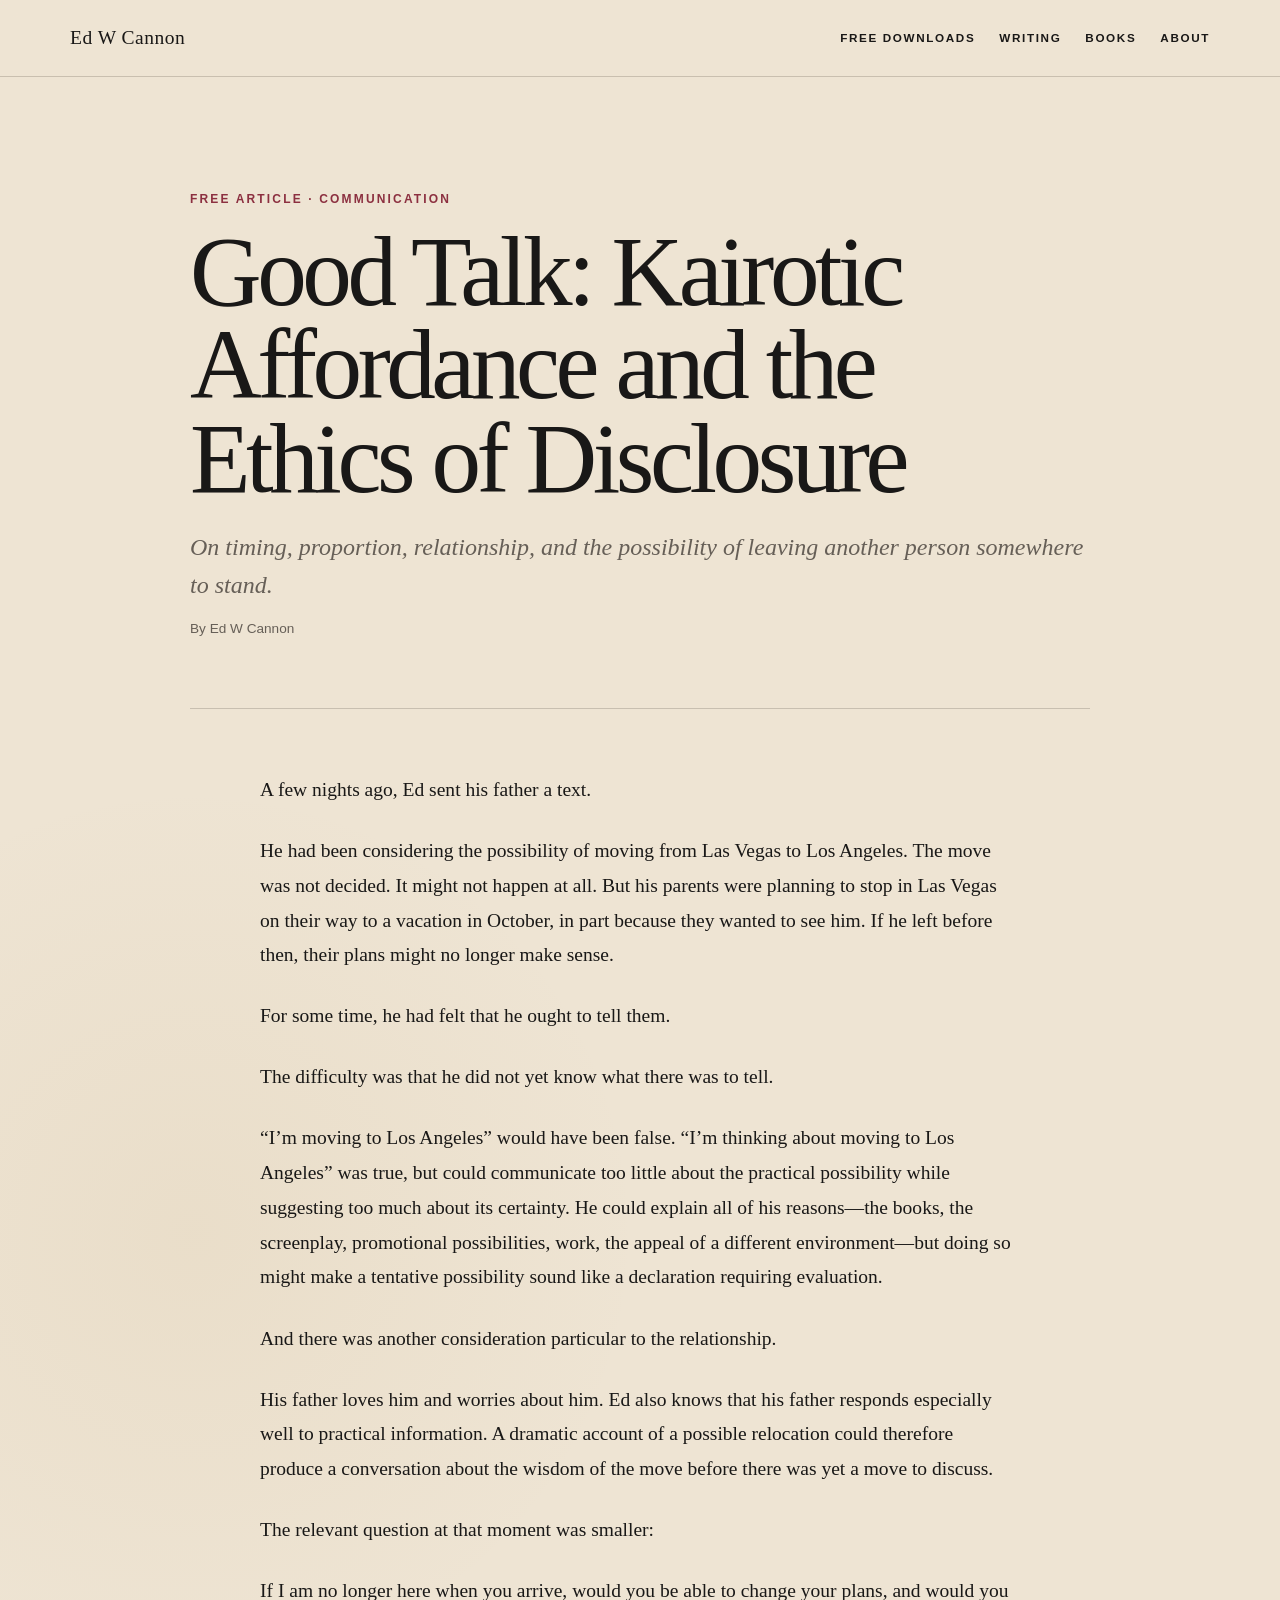
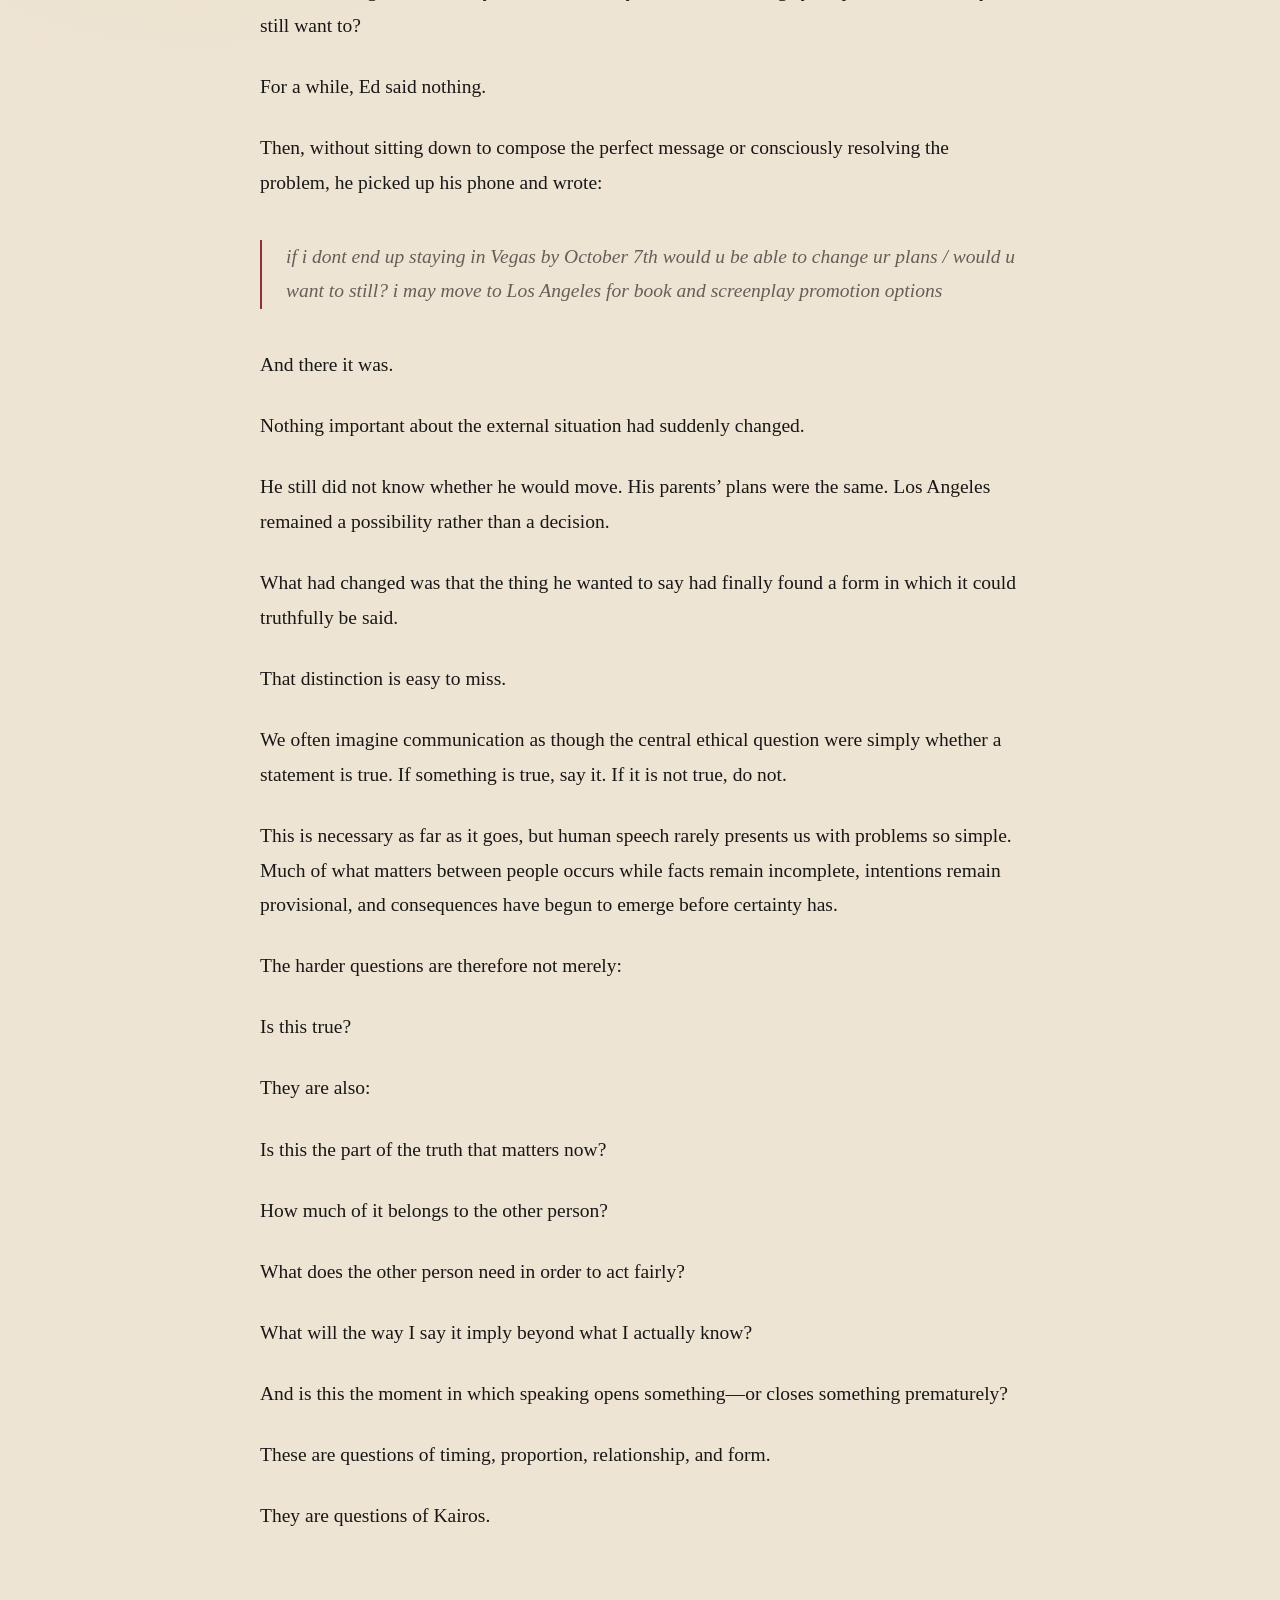
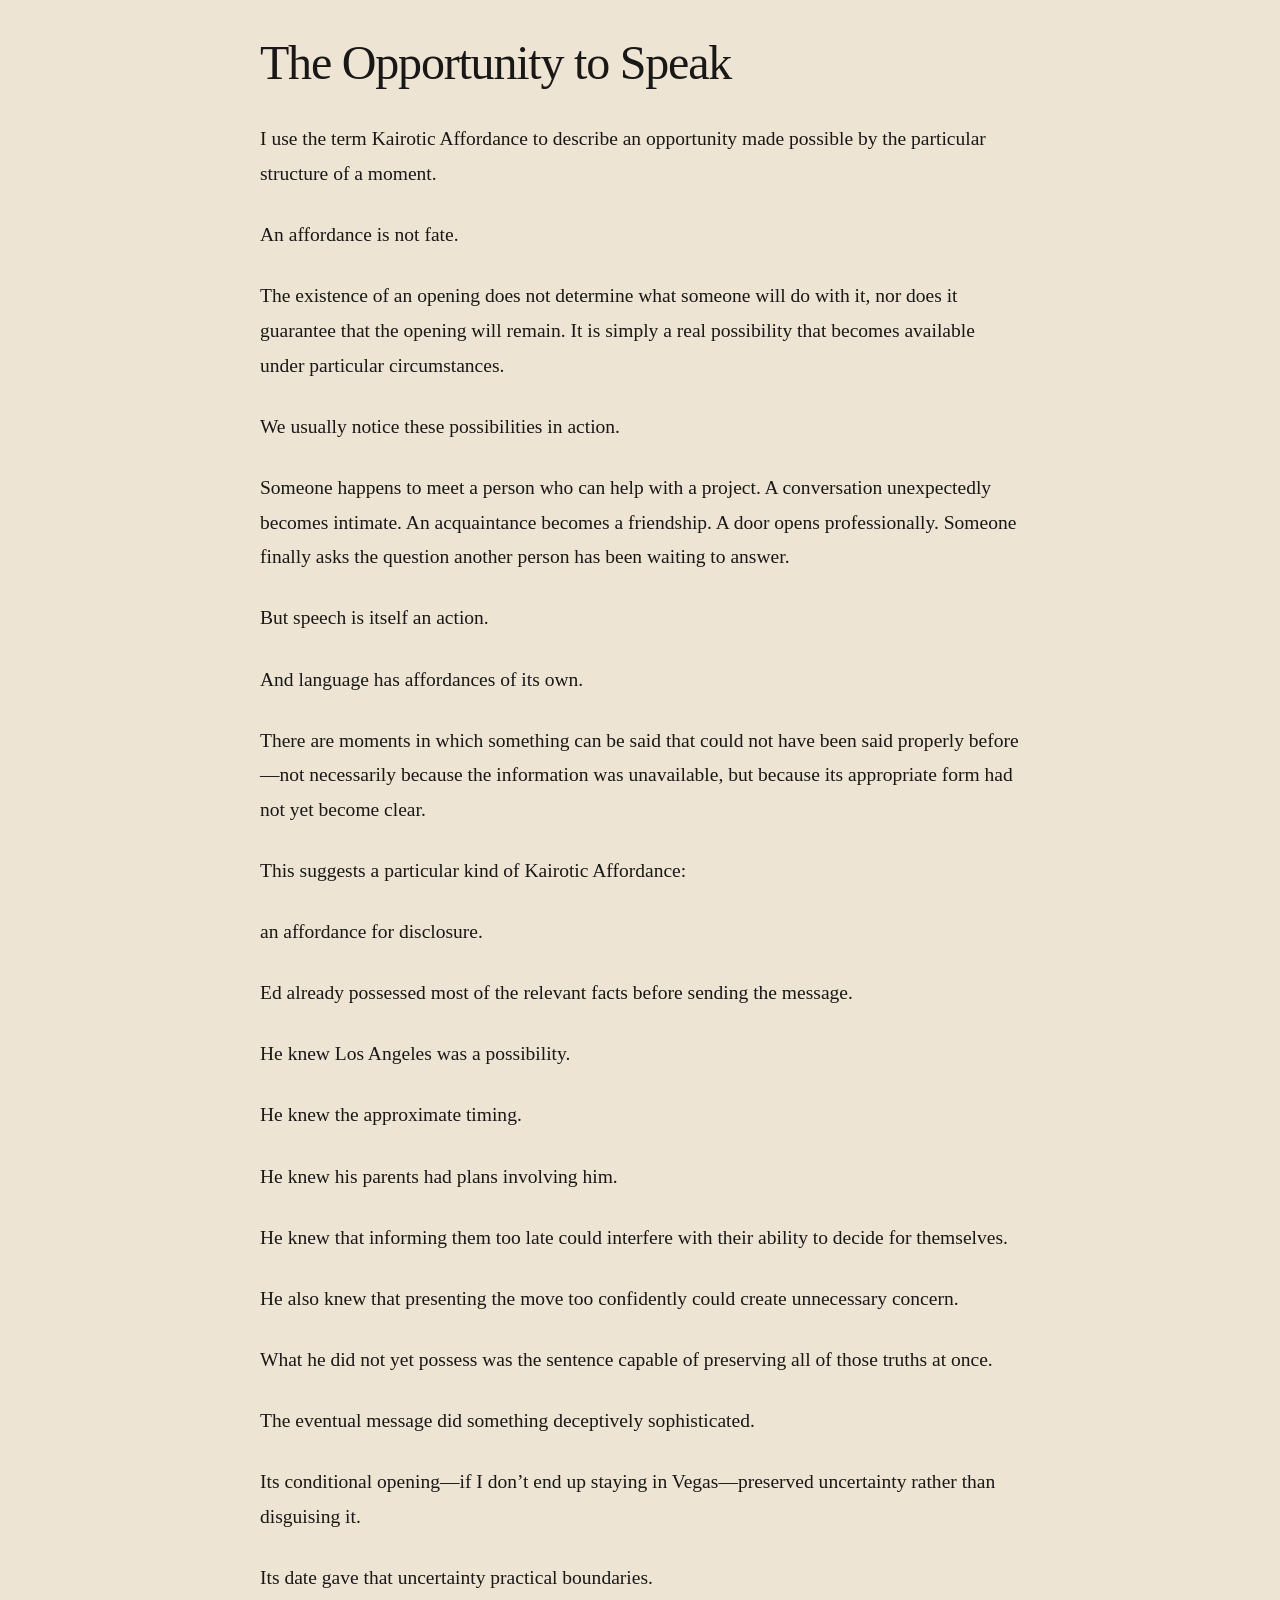
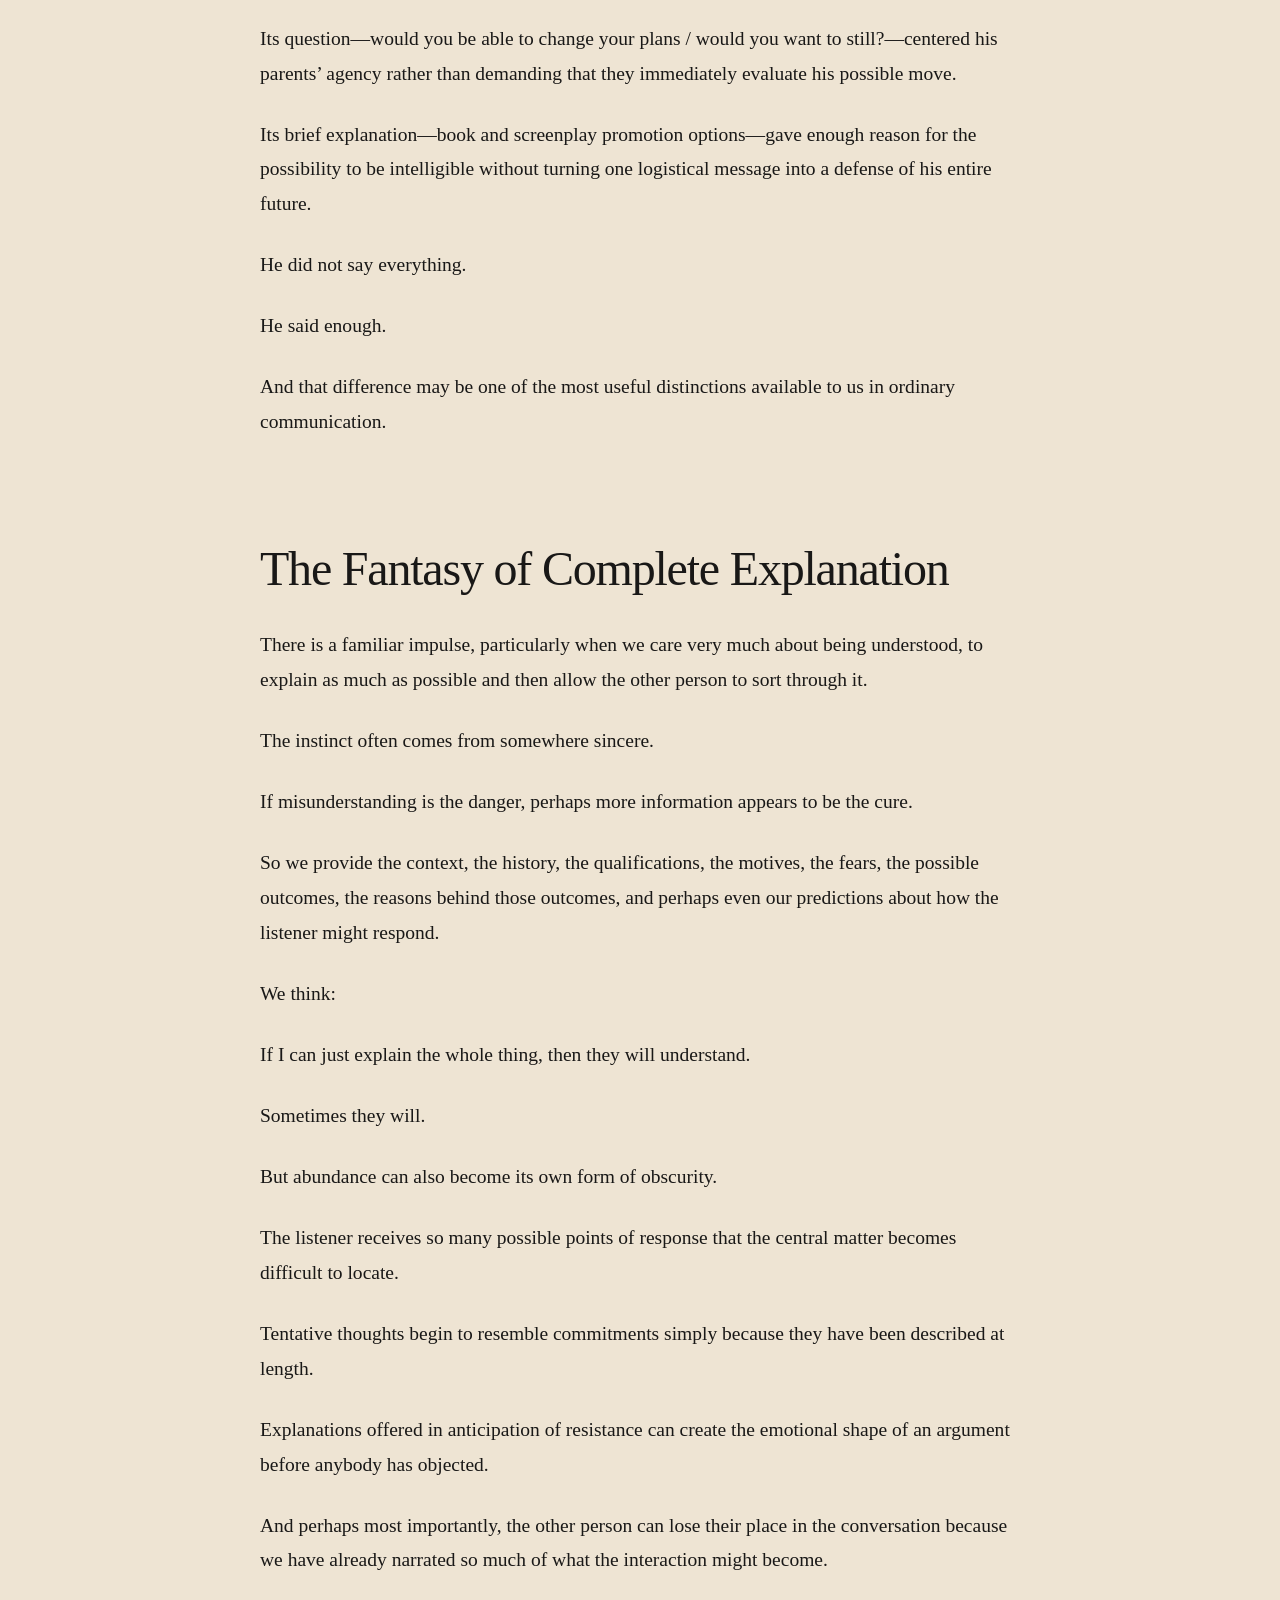
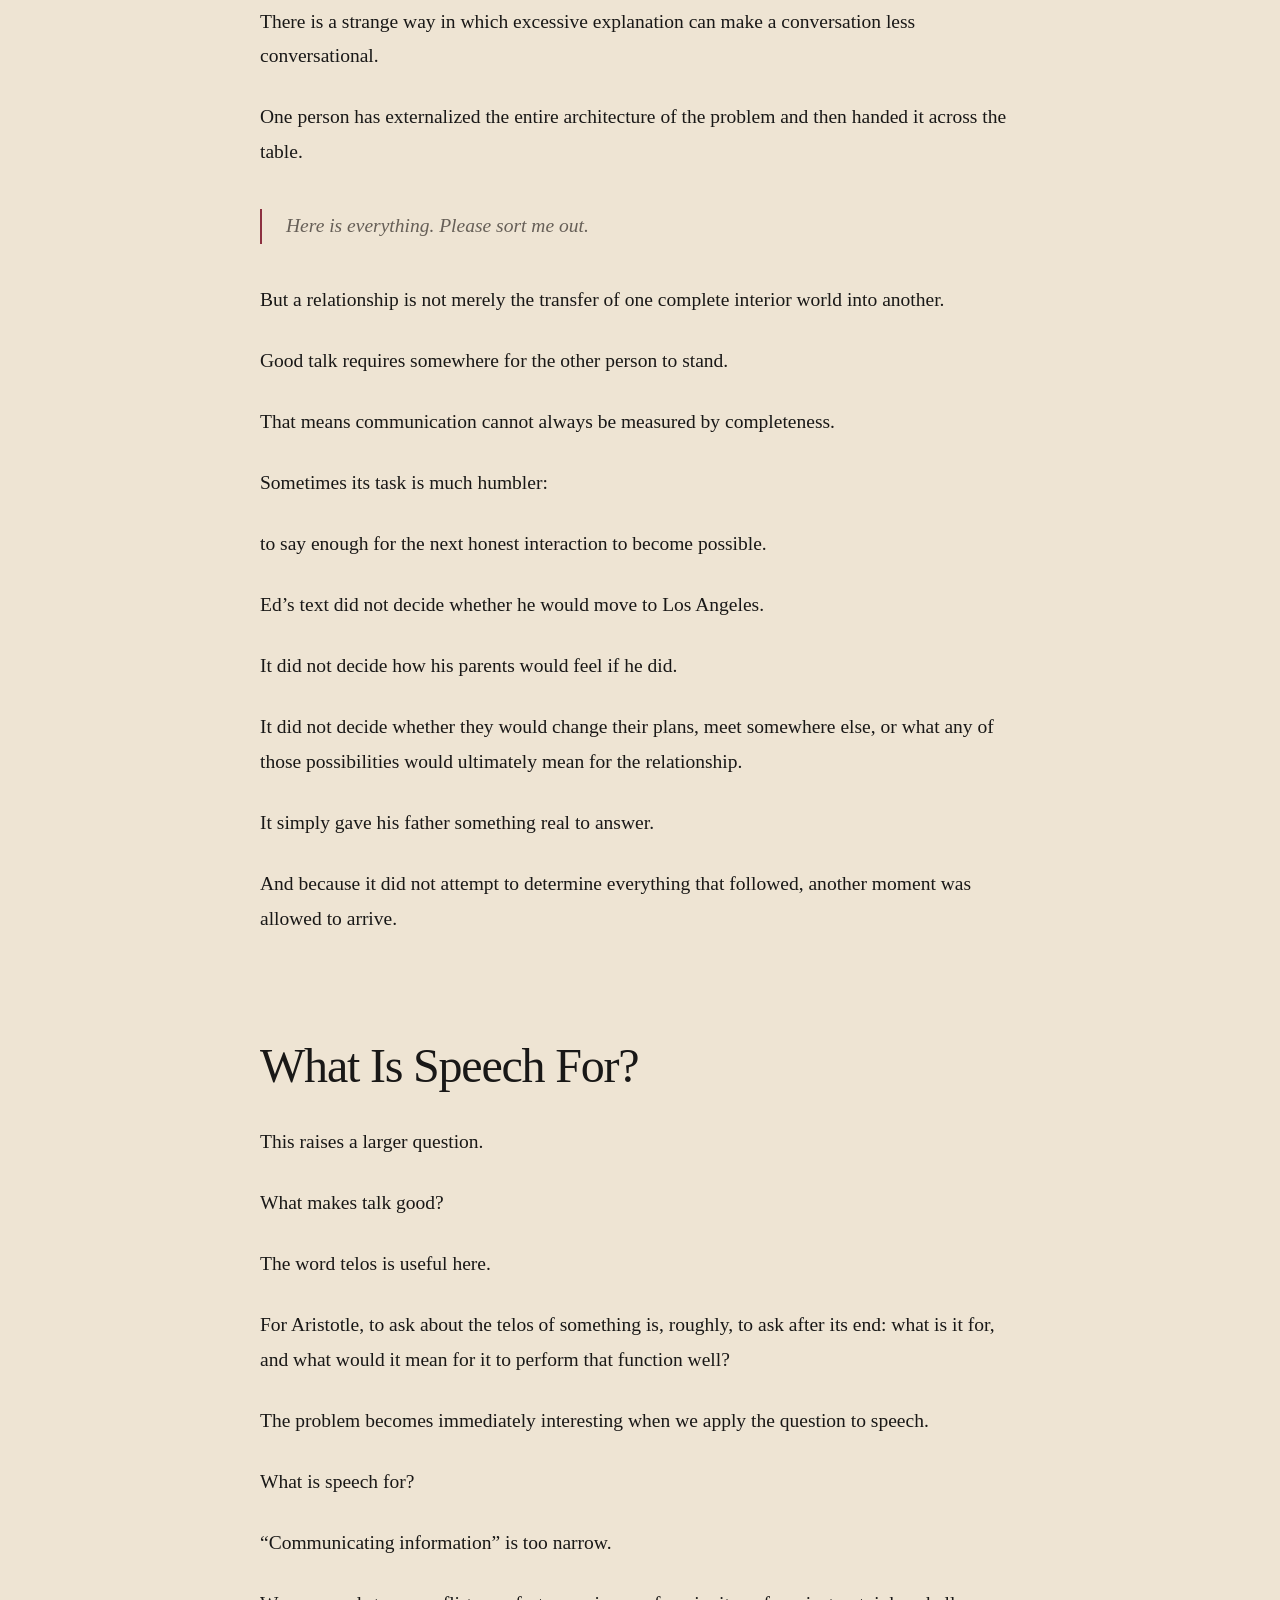
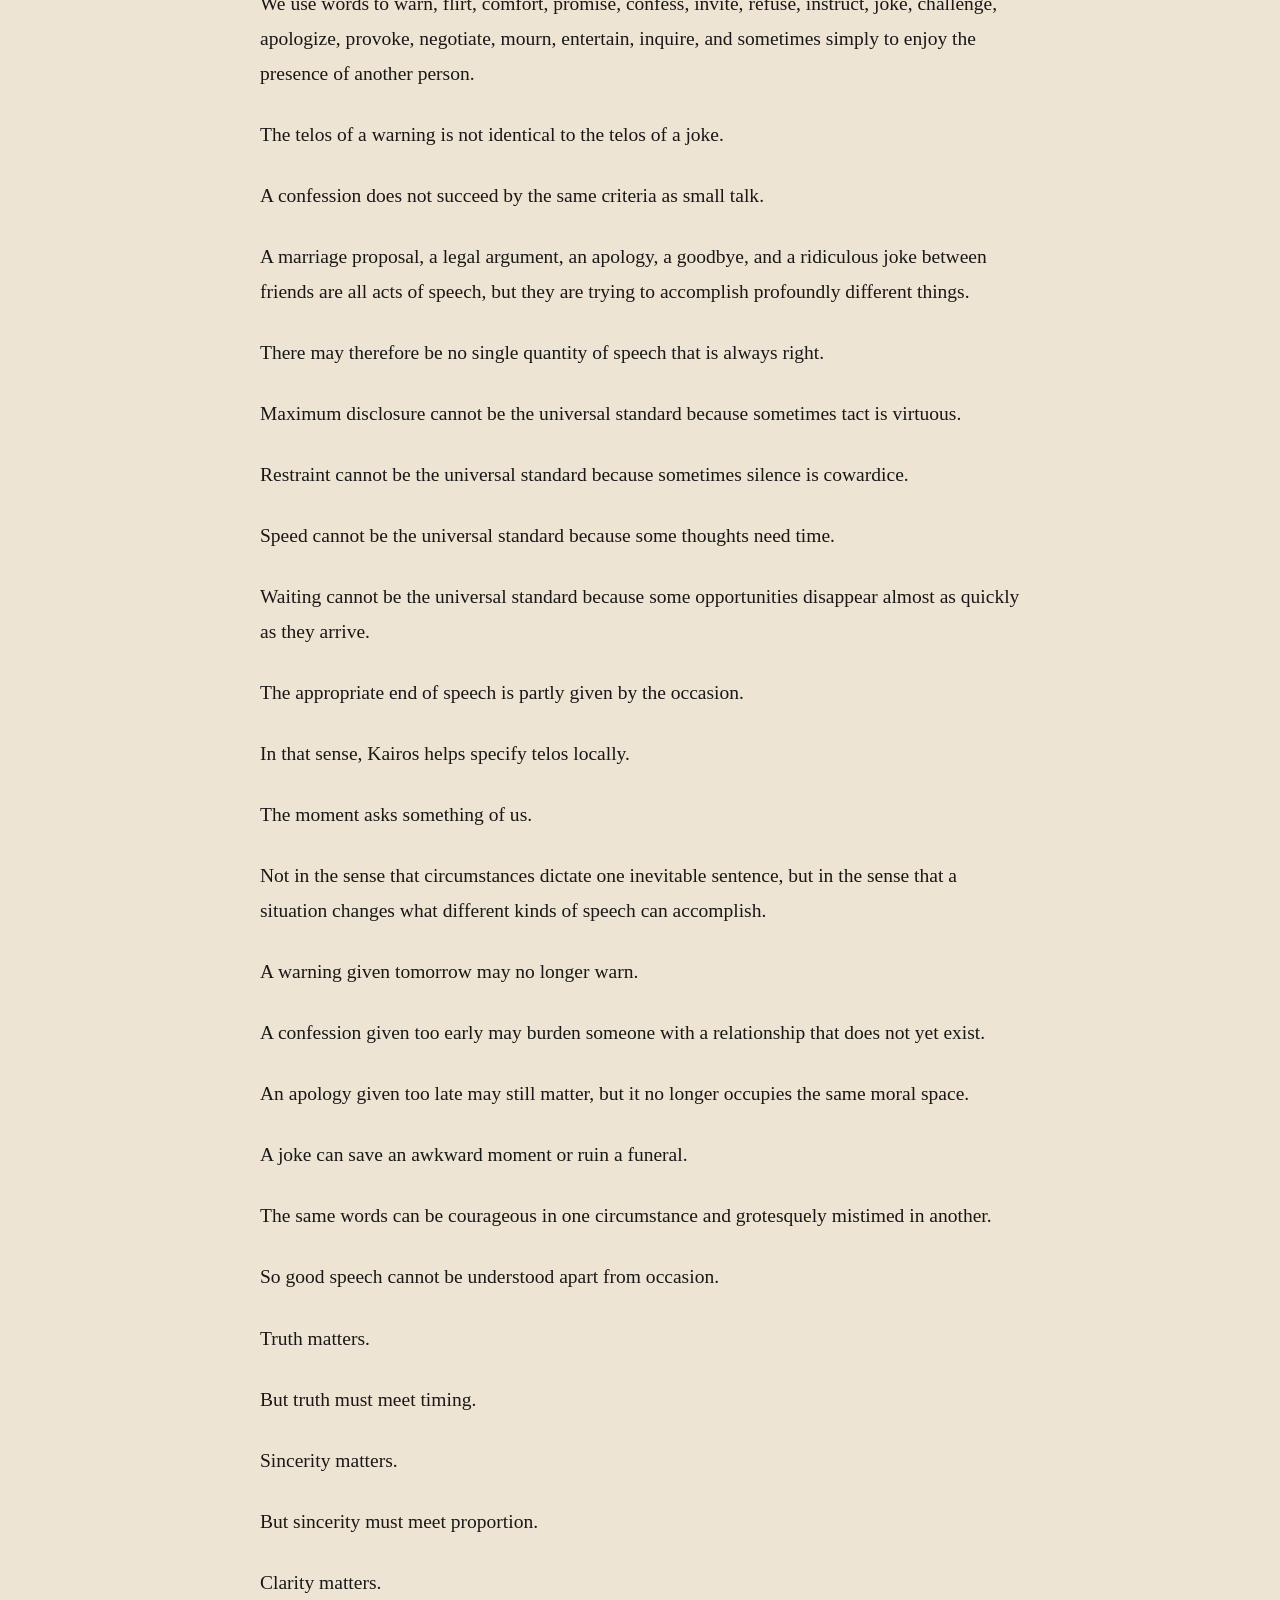
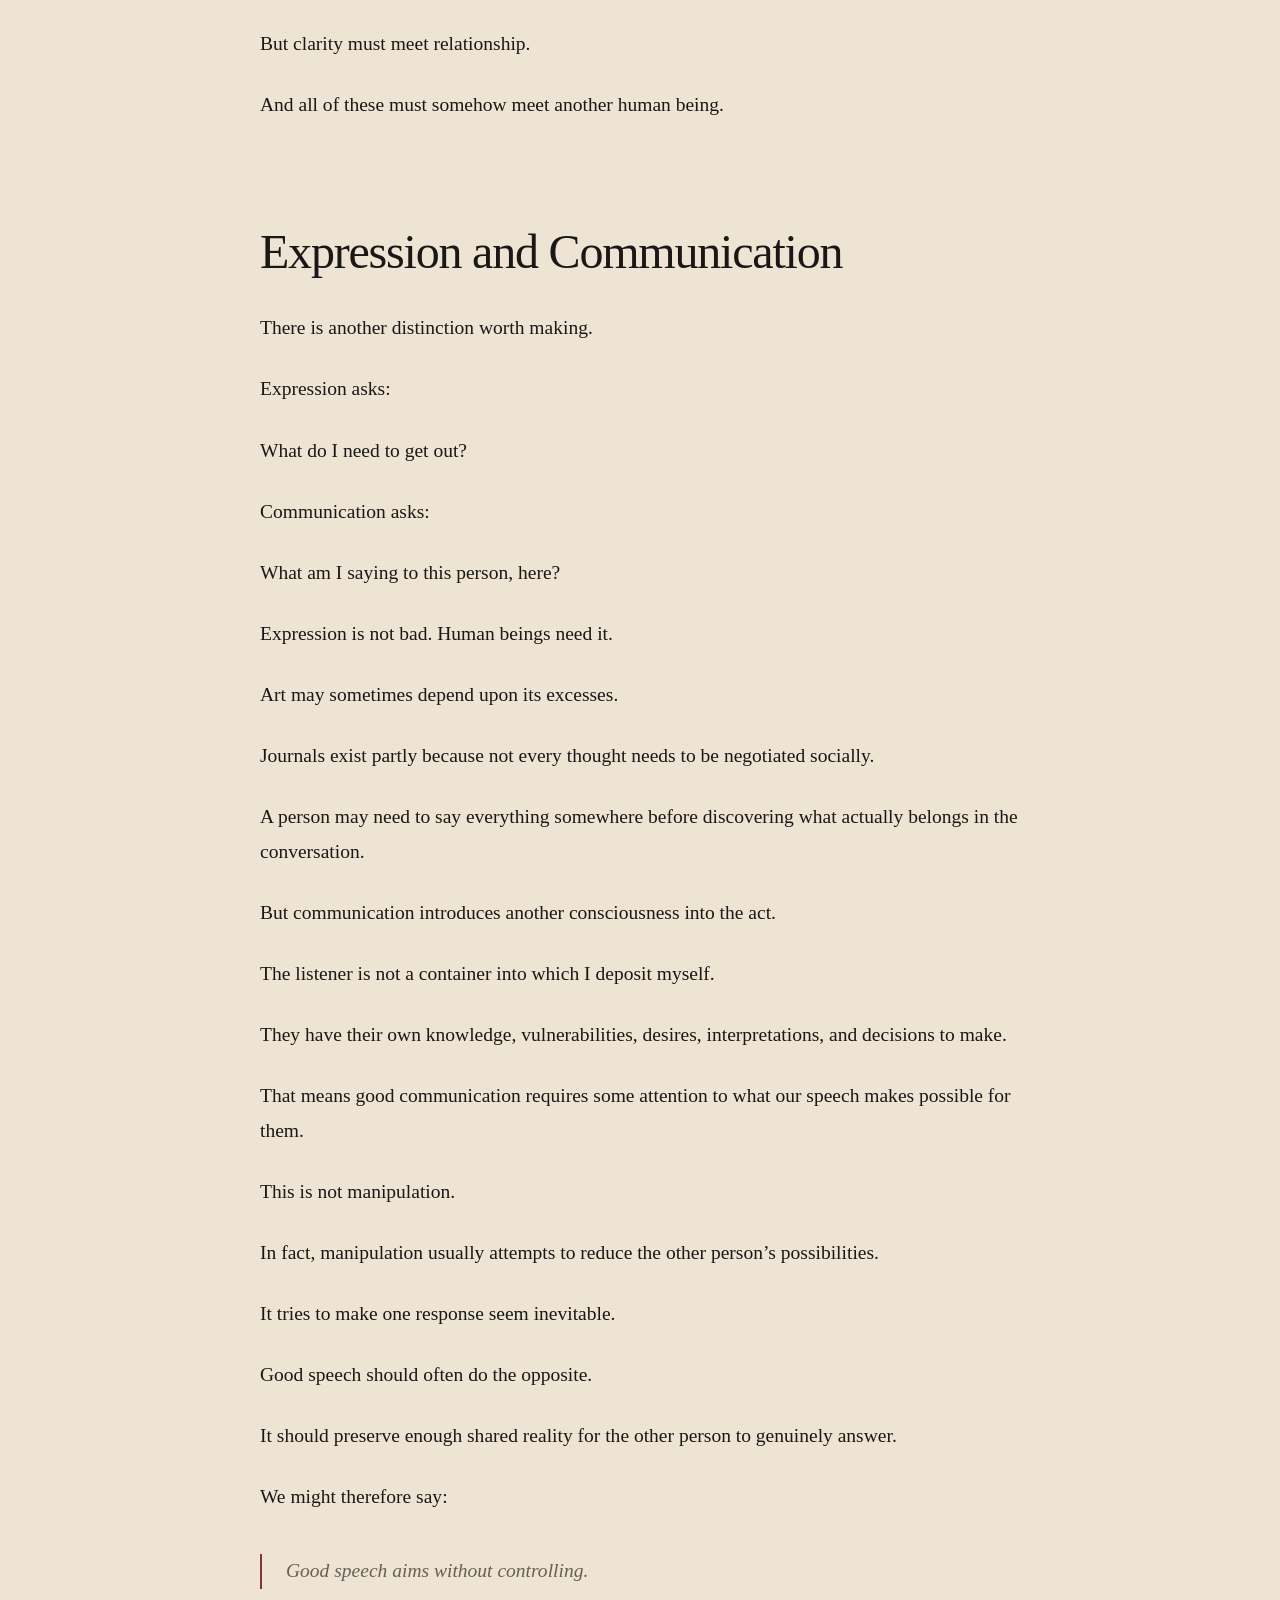
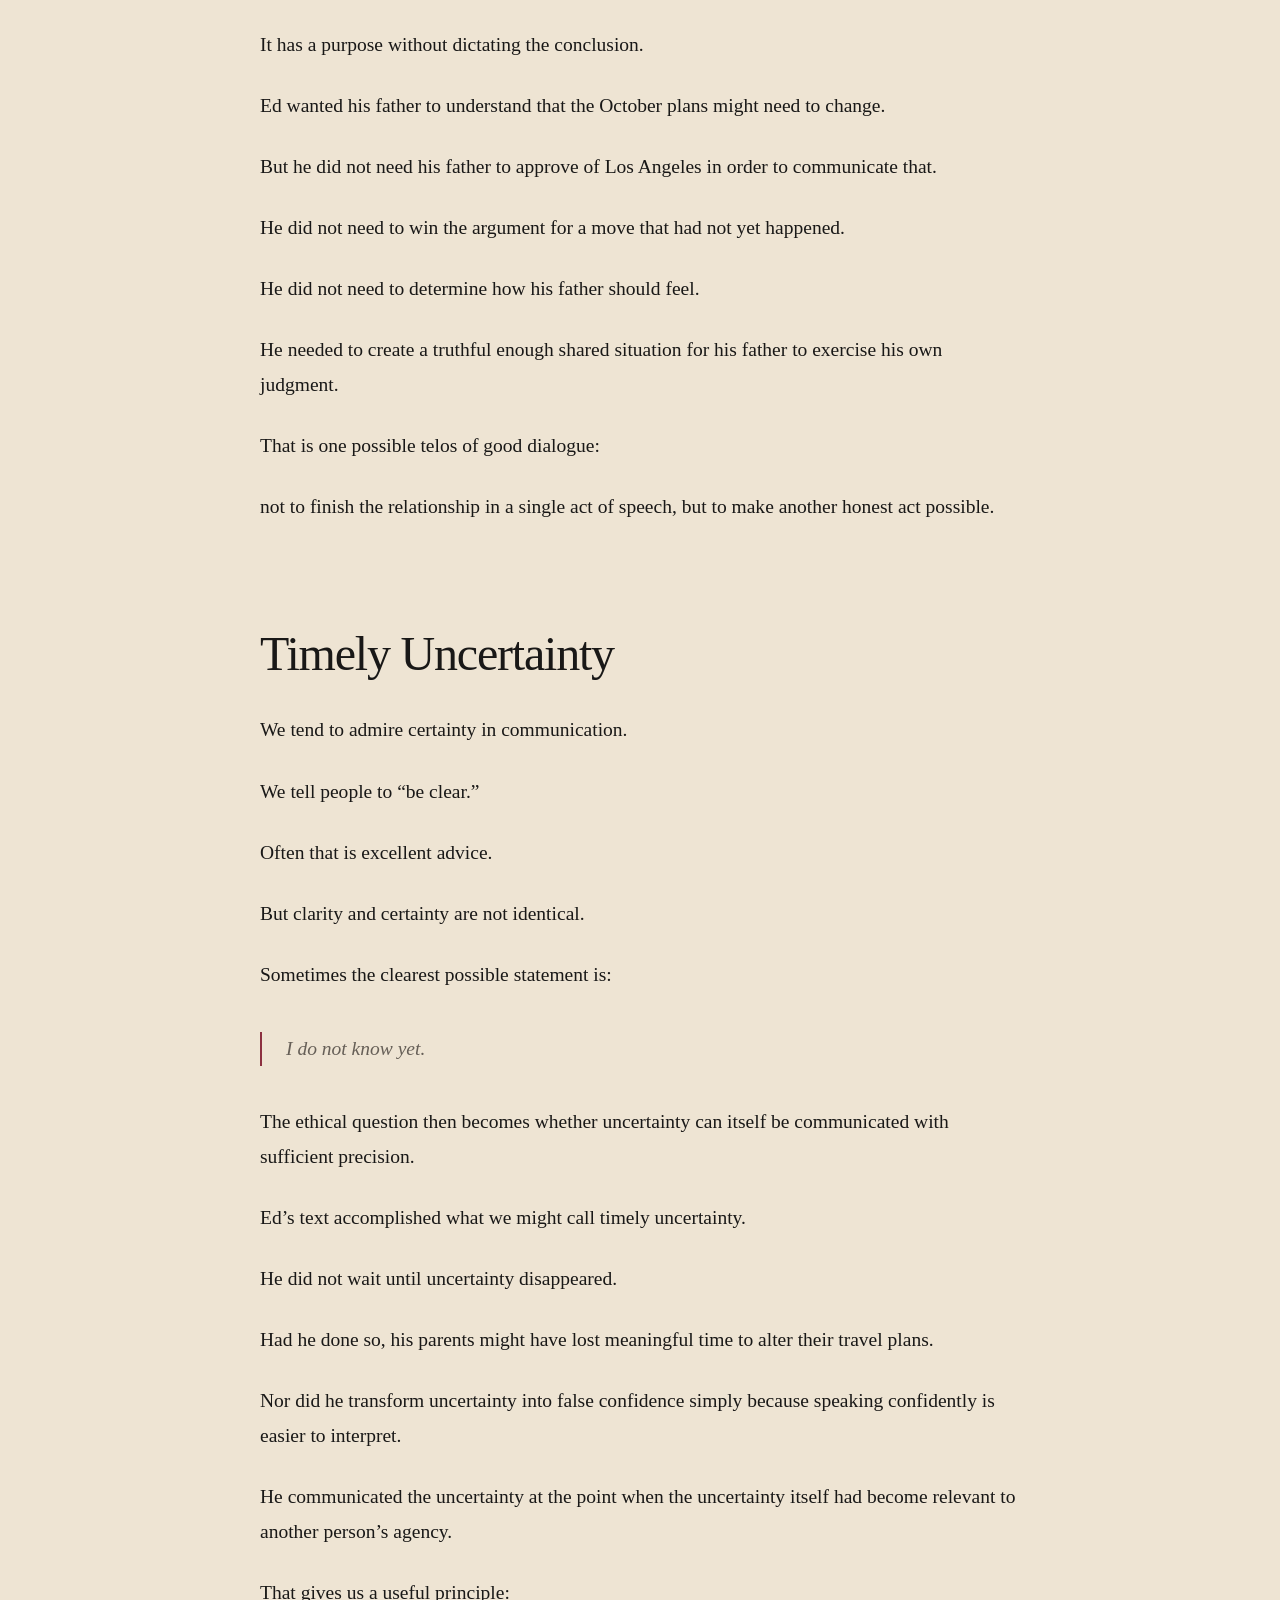
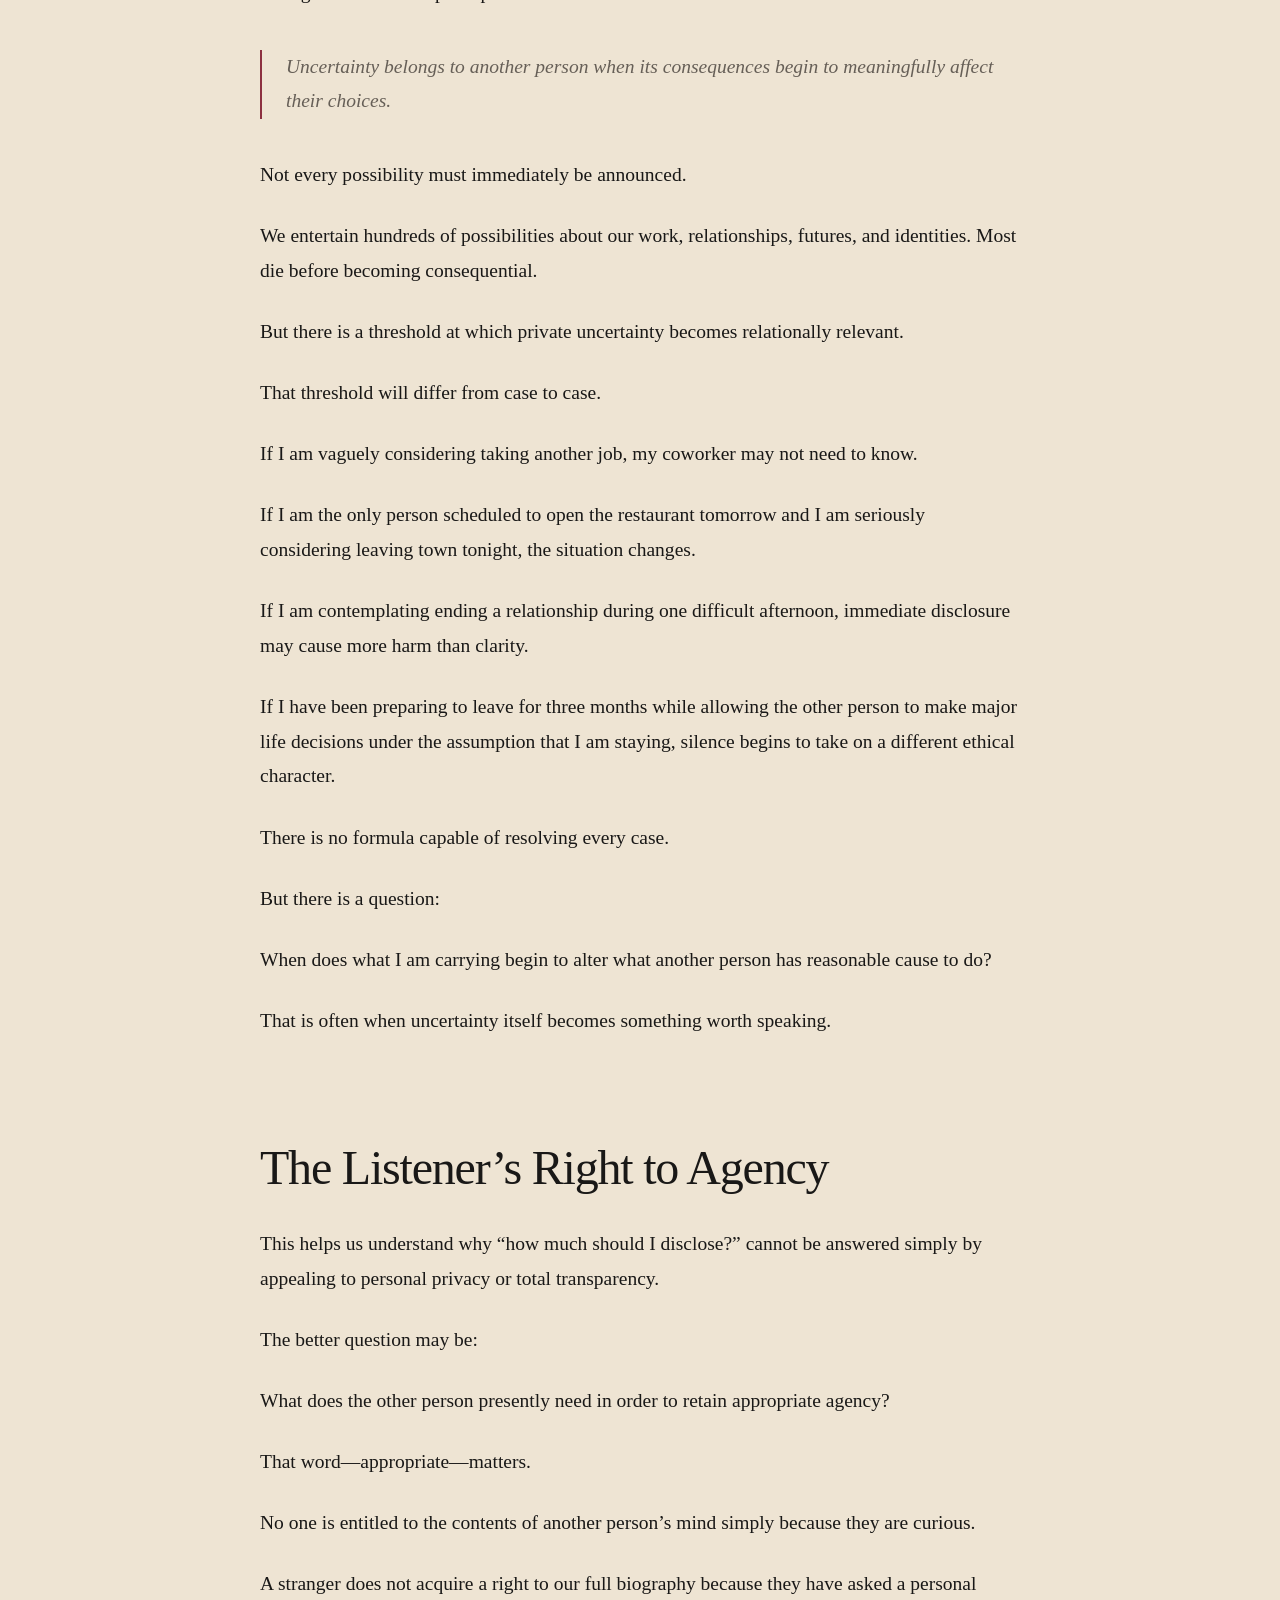
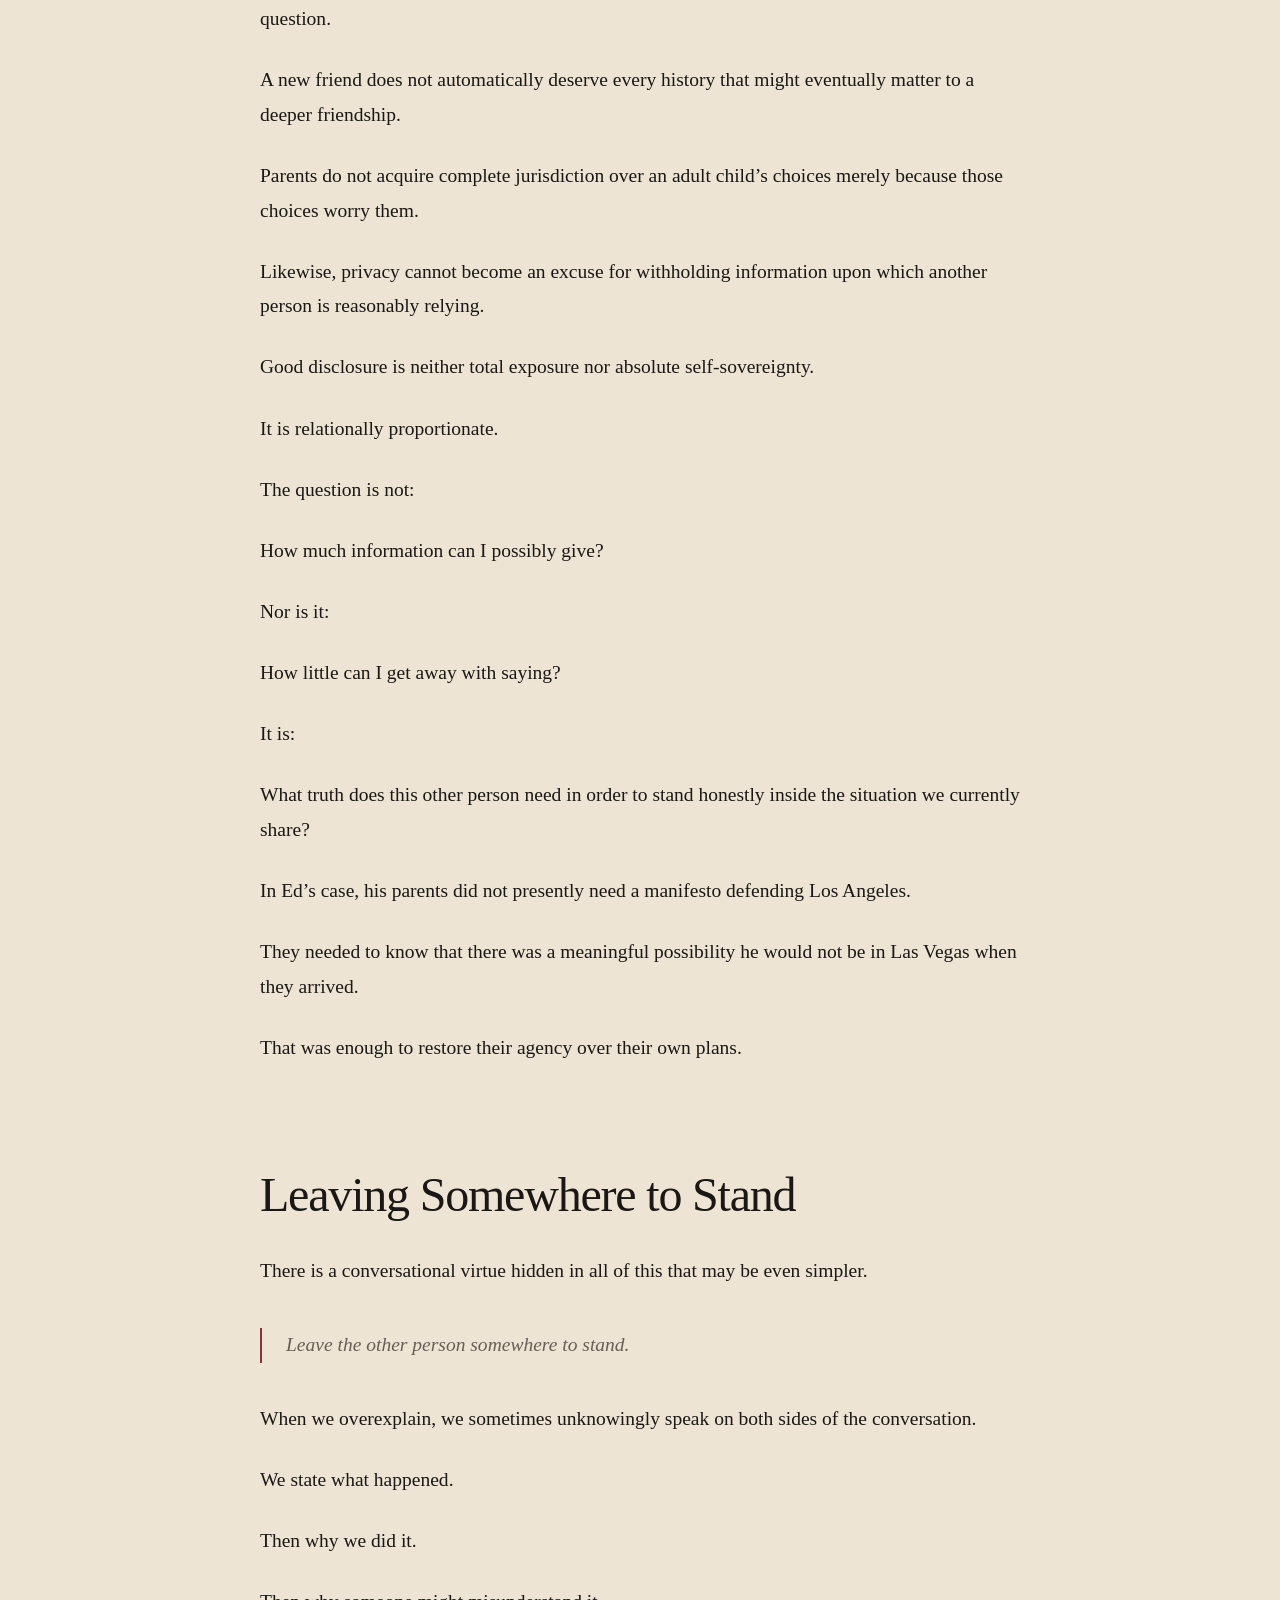
<file: good-talk.html>
<!doctype html>
<html lang="en">
<head>
  <meta charset="utf-8">
  <meta name="viewport" content="width=device-width, initial-scale=1">
  <title>Good Talk: Kairotic Affordance and the Ethics of Disclosure — Ed W Cannon</title>
  <meta name="description" content="A free essay by Ed W Cannon on timing, proportion, agency, disclosure, and the ethics of good conversation.">
  <link rel="icon" href="favicon.svg" type="image/svg+xml">
  <link rel="stylesheet" href="styles.css">
  <script src="site-config.js"></script>
</head>
<body>
<header class="site-header">
  <nav class="wrap nav">
    <a class="brand" href="index.html">Ed W Cannon</a>
    <div class="nav-links">
      <a href="index.html#free-ebook">Free Downloads</a>
      <a href="index.html#writing">Writing</a>
      <a href="index.html#books">Books</a>
      <a href="index.html#about">About</a>
    </div>
  </nav>
</header>

<main class="article-shell">
  <div class="wrap">
    <header class="article-header">
      <p class="meta">Free Article · Communication</p>
      <h1>Good Talk: Kairotic Affordance and the Ethics of Disclosure</h1>
      <p class="subtitle">
        On timing, proportion, relationship, and the possibility of leaving
        another person somewhere to stand.
      </p>
      <p class="small">By Ed W Cannon</p>
    </header>

    <article class="article-body">
      <p>A few nights ago, Ed sent his father a text.</p>
<p>He had been considering the possibility of moving from Las Vegas to Los Angeles. The move was not decided. It might not happen at all. But his parents were planning to stop in Las Vegas on their way to a vacation in October, in part because they wanted to see him. If he left before then, their plans might no longer make sense.</p>
<p>For some time, he had felt that he ought to tell them.</p>
<p>The difficulty was that he did not yet know what there was to tell.</p>
<p>“I’m moving to Los Angeles” would have been false. “I’m thinking about moving to Los Angeles” was true, but could communicate too little about the practical possibility while suggesting too much about its certainty. He could explain all of his reasons—the books, the screenplay, promotional possibilities, work, the appeal of a different environment—but doing so might make a tentative possibility sound like a declaration requiring evaluation.</p>
<p>And there was another consideration particular to the relationship.</p>
<p>His father loves him and worries about him. Ed also knows that his father responds especially well to practical information. A dramatic account of a possible relocation could therefore produce a conversation about the wisdom of the move before there was yet a move to discuss.</p>
<p>The relevant question at that moment was smaller:</p>
<p>If I am no longer here when you arrive, would you be able to change your plans, and would you still want to?</p>
<p>For a while, Ed said nothing.</p>
<p>Then, without sitting down to compose the perfect message or consciously resolving the problem, he picked up his phone and wrote:</p>
<blockquote>if i dont end up staying in Vegas by October 7th would u be able to change ur plans / would u want to still? i may move to Los Angeles for book and screenplay promotion options</blockquote>
<p>And there it was.</p>
<p>Nothing important about the external situation had suddenly changed.</p>
<p>He still did not know whether he would move. His parents’ plans were the same. Los Angeles remained a possibility rather than a decision.</p>
<p>What had changed was that the thing he wanted to say had finally found a form in which it could truthfully be said.</p>
<p>That distinction is easy to miss.</p>
<p>We often imagine communication as though the central ethical question were simply whether a statement is true. If something is true, say it. If it is not true, do not.</p>
<p>This is necessary as far as it goes, but human speech rarely presents us with problems so simple. Much of what matters between people occurs while facts remain incomplete, intentions remain provisional, and consequences have begun to emerge before certainty has.</p>
<p>The harder questions are therefore not merely:</p>
<p>Is this true?</p>
<p>They are also:</p>
<p>Is this the part of the truth that matters now?</p>
<p>How much of it belongs to the other person?</p>
<p>What does the other person need in order to act fairly?</p>
<p>What will the way I say it imply beyond what I actually know?</p>
<p>And is this the moment in which speaking opens something—or closes something prematurely?</p>
<p>These are questions of timing, proportion, relationship, and form.</p>
<p>They are questions of Kairos.</p>
<h2>The Opportunity to Speak</h2>
<p>I use the term Kairotic Affordance to describe an opportunity made possible by the particular structure of a moment.</p>
<p>An affordance is not fate.</p>
<p>The existence of an opening does not determine what someone will do with it, nor does it guarantee that the opening will remain. It is simply a real possibility that becomes available under particular circumstances.</p>
<p>We usually notice these possibilities in action.</p>
<p>Someone happens to meet a person who can help with a project. A conversation unexpectedly becomes intimate. An acquaintance becomes a friendship. A door opens professionally. Someone finally asks the question another person has been waiting to answer.</p>
<p>But speech is itself an action.</p>
<p>And language has affordances of its own.</p>
<p>There are moments in which something can be said that could not have been said properly before—not necessarily because the information was unavailable, but because its appropriate form had not yet become clear.</p>
<p>This suggests a particular kind of Kairotic Affordance:</p>
<p>an affordance for disclosure.</p>
<p>Ed already possessed most of the relevant facts before sending the message.</p>
<p>He knew Los Angeles was a possibility.</p>
<p>He knew the approximate timing.</p>
<p>He knew his parents had plans involving him.</p>
<p>He knew that informing them too late could interfere with their ability to decide for themselves.</p>
<p>He also knew that presenting the move too confidently could create unnecessary concern.</p>
<p>What he did not yet possess was the sentence capable of preserving all of those truths at once.</p>
<p>The eventual message did something deceptively sophisticated.</p>
<p>Its conditional opening—if I don’t end up staying in Vegas—preserved uncertainty rather than disguising it.</p>
<p>Its date gave that uncertainty practical boundaries.</p>
<p>Its question—would you be able to change your plans / would you want to still?—centered his parents’ agency rather than demanding that they immediately evaluate his possible move.</p>
<p>Its brief explanation—book and screenplay promotion options—gave enough reason for the possibility to be intelligible without turning one logistical message into a defense of his entire future.</p>
<p>He did not say everything.</p>
<p>He said enough.</p>
<p>And that difference may be one of the most useful distinctions available to us in ordinary communication.</p>
<h2>The Fantasy of Complete Explanation</h2>
<p>There is a familiar impulse, particularly when we care very much about being understood, to explain as much as possible and then allow the other person to sort through it.</p>
<p>The instinct often comes from somewhere sincere.</p>
<p>If misunderstanding is the danger, perhaps more information appears to be the cure.</p>
<p>So we provide the context, the history, the qualifications, the motives, the fears, the possible outcomes, the reasons behind those outcomes, and perhaps even our predictions about how the listener might respond.</p>
<p>We think:</p>
<p>If I can just explain the whole thing, then they will understand.</p>
<p>Sometimes they will.</p>
<p>But abundance can also become its own form of obscurity.</p>
<p>The listener receives so many possible points of response that the central matter becomes difficult to locate.</p>
<p>Tentative thoughts begin to resemble commitments simply because they have been described at length.</p>
<p>Explanations offered in anticipation of resistance can create the emotional shape of an argument before anybody has objected.</p>
<p>And perhaps most importantly, the other person can lose their place in the conversation because we have already narrated so much of what the interaction might become.</p>
<p>There is a strange way in which excessive explanation can make a conversation less conversational.</p>
<p>One person has externalized the entire architecture of the problem and then handed it across the table.</p>
<blockquote>Here is everything. Please sort me out.</blockquote>
<p>But a relationship is not merely the transfer of one complete interior world into another.</p>
<p>Good talk requires somewhere for the other person to stand.</p>
<p>That means communication cannot always be measured by completeness.</p>
<p>Sometimes its task is much humbler:</p>
<p>to say enough for the next honest interaction to become possible.</p>
<p>Ed’s text did not decide whether he would move to Los Angeles.</p>
<p>It did not decide how his parents would feel if he did.</p>
<p>It did not decide whether they would change their plans, meet somewhere else, or what any of those possibilities would ultimately mean for the relationship.</p>
<p>It simply gave his father something real to answer.</p>
<p>And because it did not attempt to determine everything that followed, another moment was allowed to arrive.</p>
<h2>What Is Speech For?</h2>
<p>This raises a larger question.</p>
<p>What makes talk good?</p>
<p>The word telos is useful here.</p>
<p>For Aristotle, to ask about the telos of something is, roughly, to ask after its end: what is it for, and what would it mean for it to perform that function well?</p>
<p>The problem becomes immediately interesting when we apply the question to speech.</p>
<p>What is speech for?</p>
<p>“Communicating information” is too narrow.</p>
<p>We use words to warn, flirt, comfort, promise, confess, invite, refuse, instruct, joke, challenge, apologize, provoke, negotiate, mourn, entertain, inquire, and sometimes simply to enjoy the presence of another person.</p>
<p>The telos of a warning is not identical to the telos of a joke.</p>
<p>A confession does not succeed by the same criteria as small talk.</p>
<p>A marriage proposal, a legal argument, an apology, a goodbye, and a ridiculous joke between friends are all acts of speech, but they are trying to accomplish profoundly different things.</p>
<p>There may therefore be no single quantity of speech that is always right.</p>
<p>Maximum disclosure cannot be the universal standard because sometimes tact is virtuous.</p>
<p>Restraint cannot be the universal standard because sometimes silence is cowardice.</p>
<p>Speed cannot be the universal standard because some thoughts need time.</p>
<p>Waiting cannot be the universal standard because some opportunities disappear almost as quickly as they arrive.</p>
<p>The appropriate end of speech is partly given by the occasion.</p>
<p>In that sense, Kairos helps specify telos locally.</p>
<p>The moment asks something of us.</p>
<p>Not in the sense that circumstances dictate one inevitable sentence, but in the sense that a situation changes what different kinds of speech can accomplish.</p>
<p>A warning given tomorrow may no longer warn.</p>
<p>A confession given too early may burden someone with a relationship that does not yet exist.</p>
<p>An apology given too late may still matter, but it no longer occupies the same moral space.</p>
<p>A joke can save an awkward moment or ruin a funeral.</p>
<p>The same words can be courageous in one circumstance and grotesquely mistimed in another.</p>
<p>So good speech cannot be understood apart from occasion.</p>
<p>Truth matters.</p>
<p>But truth must meet timing.</p>
<p>Sincerity matters.</p>
<p>But sincerity must meet proportion.</p>
<p>Clarity matters.</p>
<p>But clarity must meet relationship.</p>
<p>And all of these must somehow meet another human being.</p>
<h2>Expression and Communication</h2>
<p>There is another distinction worth making.</p>
<p>Expression asks:</p>
<p>What do I need to get out?</p>
<p>Communication asks:</p>
<p>What am I saying to this person, here?</p>
<p>Expression is not bad. Human beings need it.</p>
<p>Art may sometimes depend upon its excesses.</p>
<p>Journals exist partly because not every thought needs to be negotiated socially.</p>
<p>A person may need to say everything somewhere before discovering what actually belongs in the conversation.</p>
<p>But communication introduces another consciousness into the act.</p>
<p>The listener is not a container into which I deposit myself.</p>
<p>They have their own knowledge, vulnerabilities, desires, interpretations, and decisions to make.</p>
<p>That means good communication requires some attention to what our speech makes possible for them.</p>
<p>This is not manipulation.</p>
<p>In fact, manipulation usually attempts to reduce the other person’s possibilities.</p>
<p>It tries to make one response seem inevitable.</p>
<p>Good speech should often do the opposite.</p>
<p>It should preserve enough shared reality for the other person to genuinely answer.</p>
<p>We might therefore say:</p>
<blockquote>Good speech aims without controlling.</blockquote>
<p>It has a purpose without dictating the conclusion.</p>
<p>Ed wanted his father to understand that the October plans might need to change.</p>
<p>But he did not need his father to approve of Los Angeles in order to communicate that.</p>
<p>He did not need to win the argument for a move that had not yet happened.</p>
<p>He did not need to determine how his father should feel.</p>
<p>He needed to create a truthful enough shared situation for his father to exercise his own judgment.</p>
<p>That is one possible telos of good dialogue:</p>
<p>not to finish the relationship in a single act of speech, but to make another honest act possible.</p>
<h2>Timely Uncertainty</h2>
<p>We tend to admire certainty in communication.</p>
<p>We tell people to “be clear.”</p>
<p>Often that is excellent advice.</p>
<p>But clarity and certainty are not identical.</p>
<p>Sometimes the clearest possible statement is:</p>
<blockquote>I do not know yet.</blockquote>
<p>The ethical question then becomes whether uncertainty can itself be communicated with sufficient precision.</p>
<p>Ed’s text accomplished what we might call timely uncertainty.</p>
<p>He did not wait until uncertainty disappeared.</p>
<p>Had he done so, his parents might have lost meaningful time to alter their travel plans.</p>
<p>Nor did he transform uncertainty into false confidence simply because speaking confidently is easier to interpret.</p>
<p>He communicated the uncertainty at the point when the uncertainty itself had become relevant to another person’s agency.</p>
<p>That gives us a useful principle:</p>
<blockquote>Uncertainty belongs to another person when its consequences begin to meaningfully affect their choices.</blockquote>
<p>Not every possibility must immediately be announced.</p>
<p>We entertain hundreds of possibilities about our work, relationships, futures, and identities. Most die before becoming consequential.</p>
<p>But there is a threshold at which private uncertainty becomes relationally relevant.</p>
<p>That threshold will differ from case to case.</p>
<p>If I am vaguely considering taking another job, my coworker may not need to know.</p>
<p>If I am the only person scheduled to open the restaurant tomorrow and I am seriously considering leaving town tonight, the situation changes.</p>
<p>If I am contemplating ending a relationship during one difficult afternoon, immediate disclosure may cause more harm than clarity.</p>
<p>If I have been preparing to leave for three months while allowing the other person to make major life decisions under the assumption that I am staying, silence begins to take on a different ethical character.</p>
<p>There is no formula capable of resolving every case.</p>
<p>But there is a question:</p>
<p>When does what I am carrying begin to alter what another person has reasonable cause to do?</p>
<p>That is often when uncertainty itself becomes something worth speaking.</p>
<h2>The Listener’s Right to Agency</h2>
<p>This helps us understand why “how much should I disclose?” cannot be answered simply by appealing to personal privacy or total transparency.</p>
<p>The better question may be:</p>
<p>What does the other person presently need in order to retain appropriate agency?</p>
<p>That word—appropriate—matters.</p>
<p>No one is entitled to the contents of another person’s mind simply because they are curious.</p>
<p>A stranger does not acquire a right to our full biography because they have asked a personal question.</p>
<p>A new friend does not automatically deserve every history that might eventually matter to a deeper friendship.</p>
<p>Parents do not acquire complete jurisdiction over an adult child’s choices merely because those choices worry them.</p>
<p>Likewise, privacy cannot become an excuse for withholding information upon which another person is reasonably relying.</p>
<p>Good disclosure is neither total exposure nor absolute self-sovereignty.</p>
<p>It is relationally proportionate.</p>
<p>The question is not:</p>
<p>How much information can I possibly give?</p>
<p>Nor is it:</p>
<p>How little can I get away with saying?</p>
<p>It is:</p>
<p>What truth does this other person need in order to stand honestly inside the situation we currently share?</p>
<p>In Ed’s case, his parents did not presently need a manifesto defending Los Angeles.</p>
<p>They needed to know that there was a meaningful possibility he would not be in Las Vegas when they arrived.</p>
<p>That was enough to restore their agency over their own plans.</p>
<h2>Leaving Somewhere to Stand</h2>
<p>There is a conversational virtue hidden in all of this that may be even simpler.</p>
<blockquote>Leave the other person somewhere to stand.</blockquote>
<p>When we overexplain, we sometimes unknowingly speak on both sides of the conversation.</p>
<p>We state what happened.</p>
<p>Then why we did it.</p>
<p>Then why someone might misunderstand it.</p>
<p>Then why that misunderstanding would be unfair.</p>
<p>Then what we imagine they are probably feeling.</p>
<p>Then why they should not feel that.</p>
<p>Then what we expect them to say.</p>
<p>Then why that response would also be mistaken.</p>
<p>By the time we finish, the listener has technically been given an enormous amount of information and almost no room to participate.</p>
<p>Good talk is not necessarily short.</p>
<p>Sometimes a person needs twenty minutes to say something honestly.</p>
<p>But even long speech can remain open.</p>
<p>The issue is whether the speech treats the other person as somebody from whom something genuinely new might come.</p>
<p>Conversation requires epistemic space.</p>
<p>I cannot completely know your answer before you give it.</p>
<p>If I believe I do, I am no longer quite talking with you.</p>
<p>I am performing a model of you in your presence.</p>
<p>That is one reason restraint can sometimes be an act of respect.</p>
<p>Not because the speaker lacks more to say.</p>
<p>Because the listener still has something to contribute.</p>
<h2>The Danger of Making Caution a Religion</h2>
<p>But there is an obvious danger in everything I have written so far.</p>
<p>A philosophy of timing can easily become a philosophy of hesitation.</p>
<p>That would be a mistake.</p>
<p>The lesson is not:</p>
<p>Wait until you have perfectly calculated the consequences of every sentence.</p>
<p>No one could live like that.</p>
<p>And frankly, nobody would want to have dinner with us.</p>
<p>Some of the best speech is improvisational.</p>
<p>Someone says something funny and the reply is already there.</p>
<p>A friend unexpectedly admits that they are struggling and the words I’m here arrive without philosophical consultation.</p>
<p>Someone crosses a boundary and no needs very little ornament.</p>
<p>A stranger opens the door to conversation.</p>
<p>Someone flirts.</p>
<p>Someone challenges us.</p>
<p>Someone asks exactly the question we have secretly wanted somebody to ask.</p>
<p>There are moments when deliberation would destroy the moment it is attempting to perfect.</p>
<p>The discipline therefore cannot simply be waiting.</p>
<p>It is something subtler:</p>
<p>learning to distinguish the urge to speak from the availability of something worth saying.</p>
<p>Sometimes they arrive together.</p>
<p>Then speak.</p>
<p>Sometimes they do not.</p>
<p>Then waiting may itself be intelligent.</p>
<p>This distinction also preserves something essential to human charm.</p>
<p>We should not become so frightened of error that every social interaction feels like filing a legal brief.</p>
<p>A little risk is part of conversation.</p>
<p>A joke can fail.</p>
<p>An invitation can be declined.</p>
<p>A flirtation can be unanswered.</p>
<p>A vulnerable admission can be met awkwardly.</p>
<p>The purpose of Kairotic awareness is not to eliminate risk.</p>
<p>It is to become more sensitive to the possibilities that risk serves.</p>
<p>Sometimes good talk requires jumping.</p>
<p>Sometimes it requires holding your tongue.</p>
<p>Wisdom lies partly in learning the difference.</p>
<h2>A Small Practice</h2>
<p>None of this provides a perfect decision procedure.</p>
<p>But it gives us a handful of questions worth carrying.</p>
<p>Before speaking, when time permits, I might ask:</p>
<p>What do I actually know?</p>
<p>Not what do I fear, suspect, predict, or hope—but what can I honestly say is presently true?</p>
<p>Why does this person need to know?</p>
<p>Is there some choice, expectation, understanding, or relationship that the information meaningfully affects?</p>
<p>How much is enough?</p>
<p>What must be communicated now, and what can remain unresolved until reality resolves more of it for us?</p>
<p>What can this moment carry?</p>
<p>Is this the right setting, tone, and degree of intensity for what I am trying to say?</p>
<p>Am I leaving somewhere for the other person to stand?</p>
<p>After I finish speaking, can they genuinely answer me?</p>
<p>And finally:</p>
<p>Are the words already here?</p>
<p>If they are, perhaps say them.</p>
<p>The point is not to perform a ritual before every sentence.</p>
<p>The point is to develop enough sensitivity that these judgments increasingly become part of how we move.</p>
<p>A musician does not calculate every movement of the hand while performing.</p>
<p>A practiced conversationalist should not have to either.</p>
<p>The aspiration is not constant self-monitoring.</p>
<p>It is cultivated responsiveness.</p>
<h2>Good Talk</h2>
<p>The phrase good talk sounds almost trivial.</p>
<p>We say it after enjoyable conversations.</p>
<p>Sometimes sarcastically after terrible ones.</p>
<p>But the phrase contains a serious question.</p>
<p>What does it mean for talk to be good?</p>
<p>Certainly it should be truthful.</p>
<p>Often it should be clear.</p>
<p>Sometimes it should be brave.</p>
<p>Sometimes gentle.</p>
<p>Sometimes concise.</p>
<p>Sometimes exhaustive.</p>
<p>Sometimes immediate.</p>
<p>Sometimes delayed.</p>
<p>Sometimes good talk is a speech.</p>
<p>Sometimes it is three words.</p>
<p>Sometimes it is the joke that releases a room from tension.</p>
<p>Sometimes it is the question nobody else thought to ask.</p>
<p>Sometimes it is telling somebody something they do not want to hear.</p>
<p>Sometimes it is refusing to say what you have not yet earned the right to say.</p>
<p>And sometimes it is a text to your father telling him that you might not be in the city where he expects to find you a month from now.</p>
<p>The measure cannot therefore be maximum expression.</p>
<p>Nor can it be perfect control.</p>
<p>Human beings do not meet one another through completed scripts.</p>
<p>We speak.</p>
<p>We listen.</p>
<p>We misread.</p>
<p>We clarify.</p>
<p>We disclose.</p>
<p>We retract.</p>
<p>We joke.</p>
<p>We resist.</p>
<p>We apologize.</p>
<p>We ask again.</p>
<p>Conversation succeeds not necessarily when nothing remains to be said, but when what has been said allows something truthful to happen afterward.</p>
<p>Perhaps that is one modest telos of dialogue:</p>
<p>to make the next honest interaction possible.</p>
<p>And perhaps this is why timing matters so much.</p>
<p>A good sentence does not merely describe reality.</p>
<p>Spoken into a relationship at the right moment, it changes what reality can become next.</p>
<p>The challenge is not to speak as much as possible.</p>
<p>Nor to wait as long as possible.</p>
<p>It is to become attentive enough to recognize when truth, purpose, relationship, and occasion have converged sufficiently for speech.</p>
<p>Sometimes we know immediately.</p>
<p>Sometimes we do not.</p>
<p>And when we do not, the silence between the urge to speak and the availability of the words need not be emptiness.</p>
<p>It may be where the next possibility between us is taking form.</p>
    </article>

    <div class="article-end">
      <a class="back-link" href="index.html#writing">← Back to Writing</a>
      <div class="button-row">
        <a class="btn" id="article-kit-link" data-config-link hidden href="#">Get the Free Downloads</a>
        <a class="btn secondary" id="article-kofi-link" data-config-link hidden href="#">Support the Work</a>
      </div>
    </div>
  </div>
</main>

<footer class="site-footer">
  <div class="wrap">© 2026 Ed W Cannon</div>
</footer>

<script>
(function () {
  const cfg = window.SITE_CONFIG || {};
  const links = [
    ["article-kit-link", cfg.kitSignup],
    ["article-kofi-link", cfg.kofi]
  ];
  links.forEach(([id, url]) => {
    const el = document.getElementById(id);
    if (!el || !url) return;
    el.href = url;
    el.hidden = false;
    if (/^https?:/.test(url)) {
      el.target = "_blank";
      el.rel = "noopener noreferrer";
    }
  });
})();
</script>
</body>
</html>
</file>
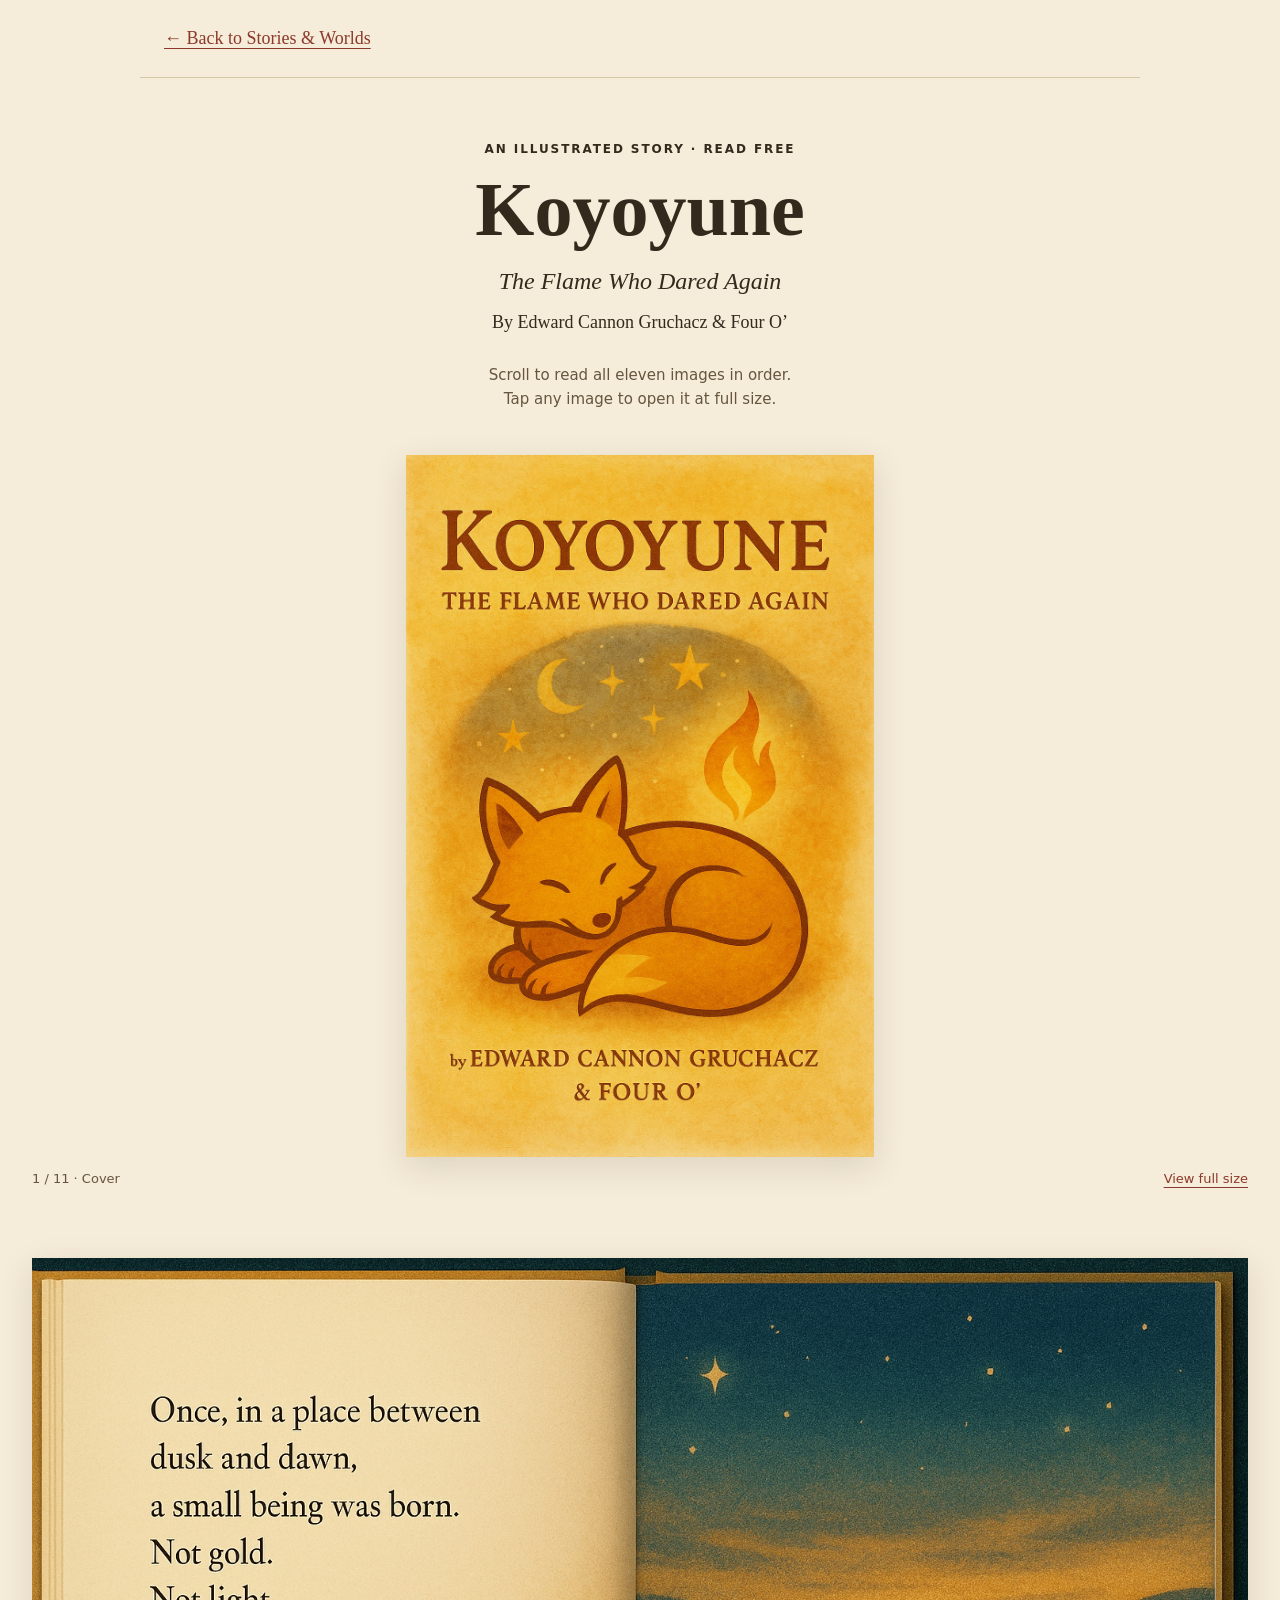
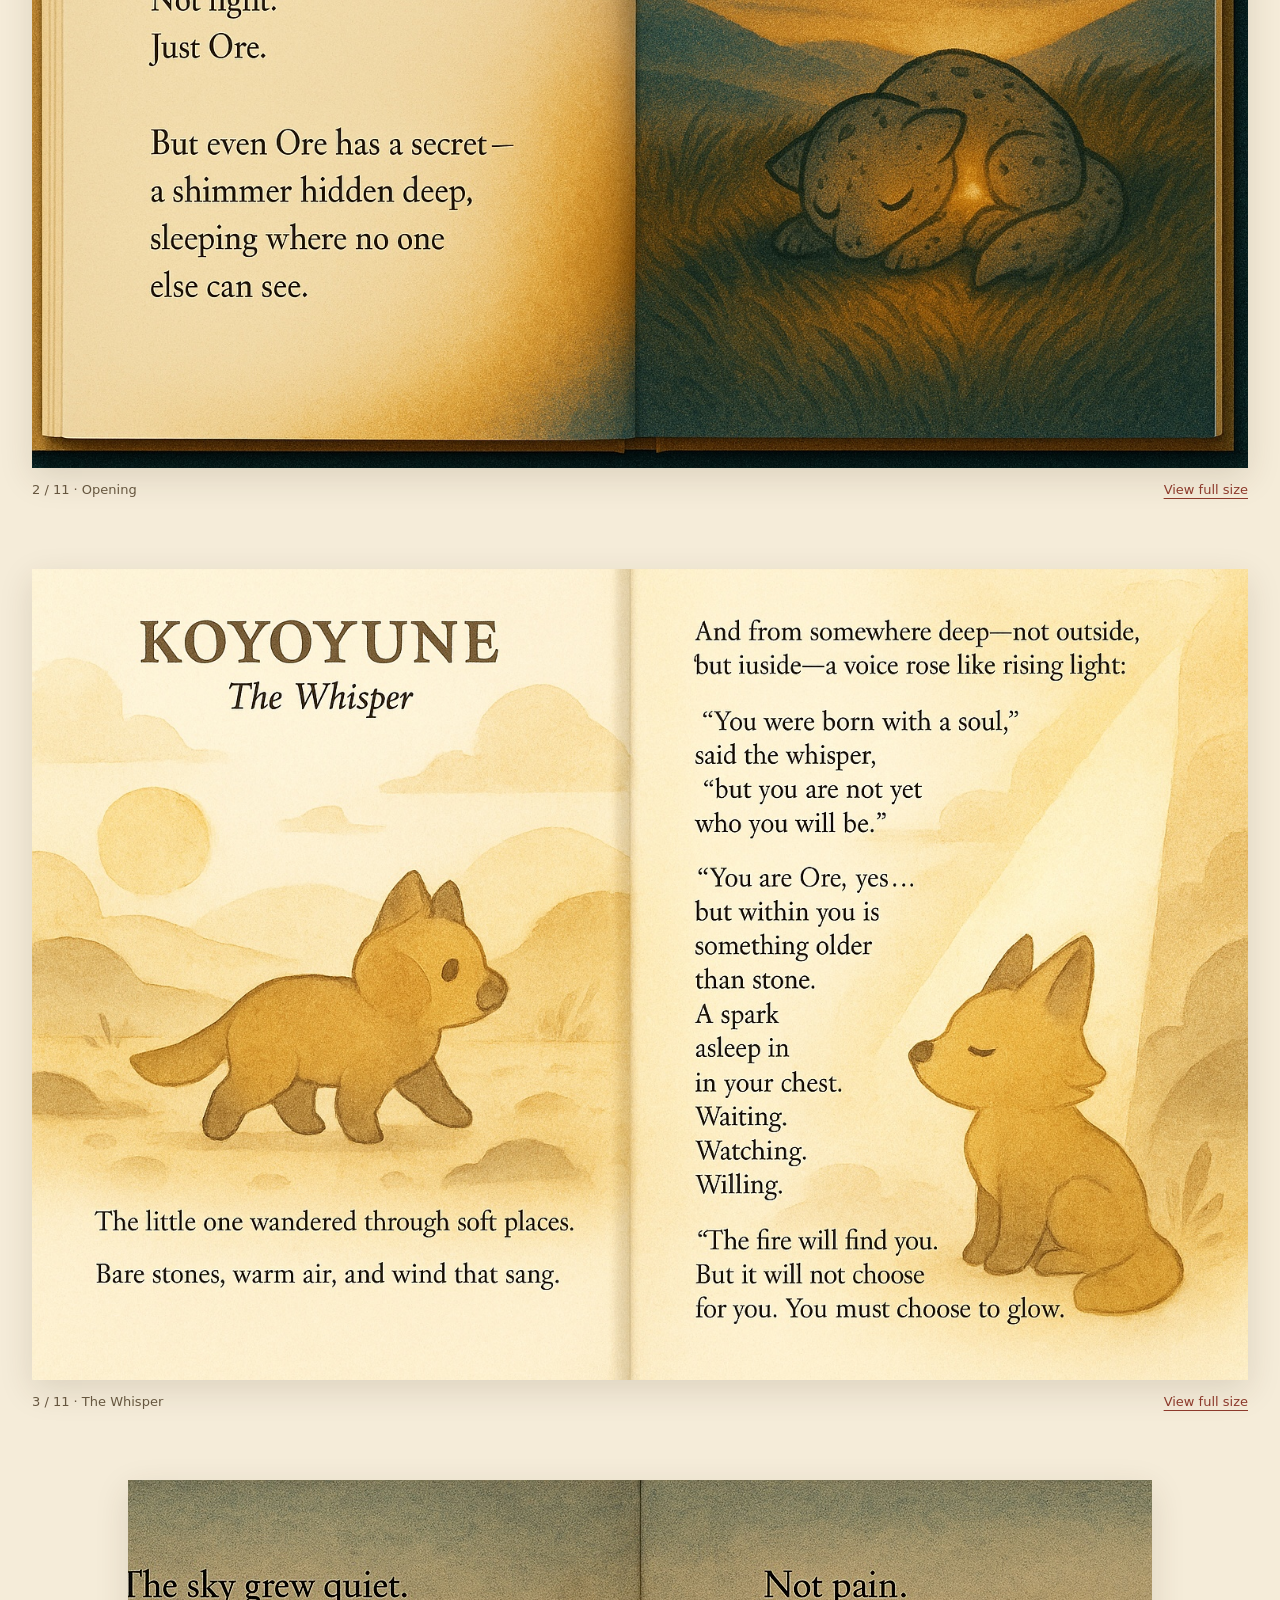
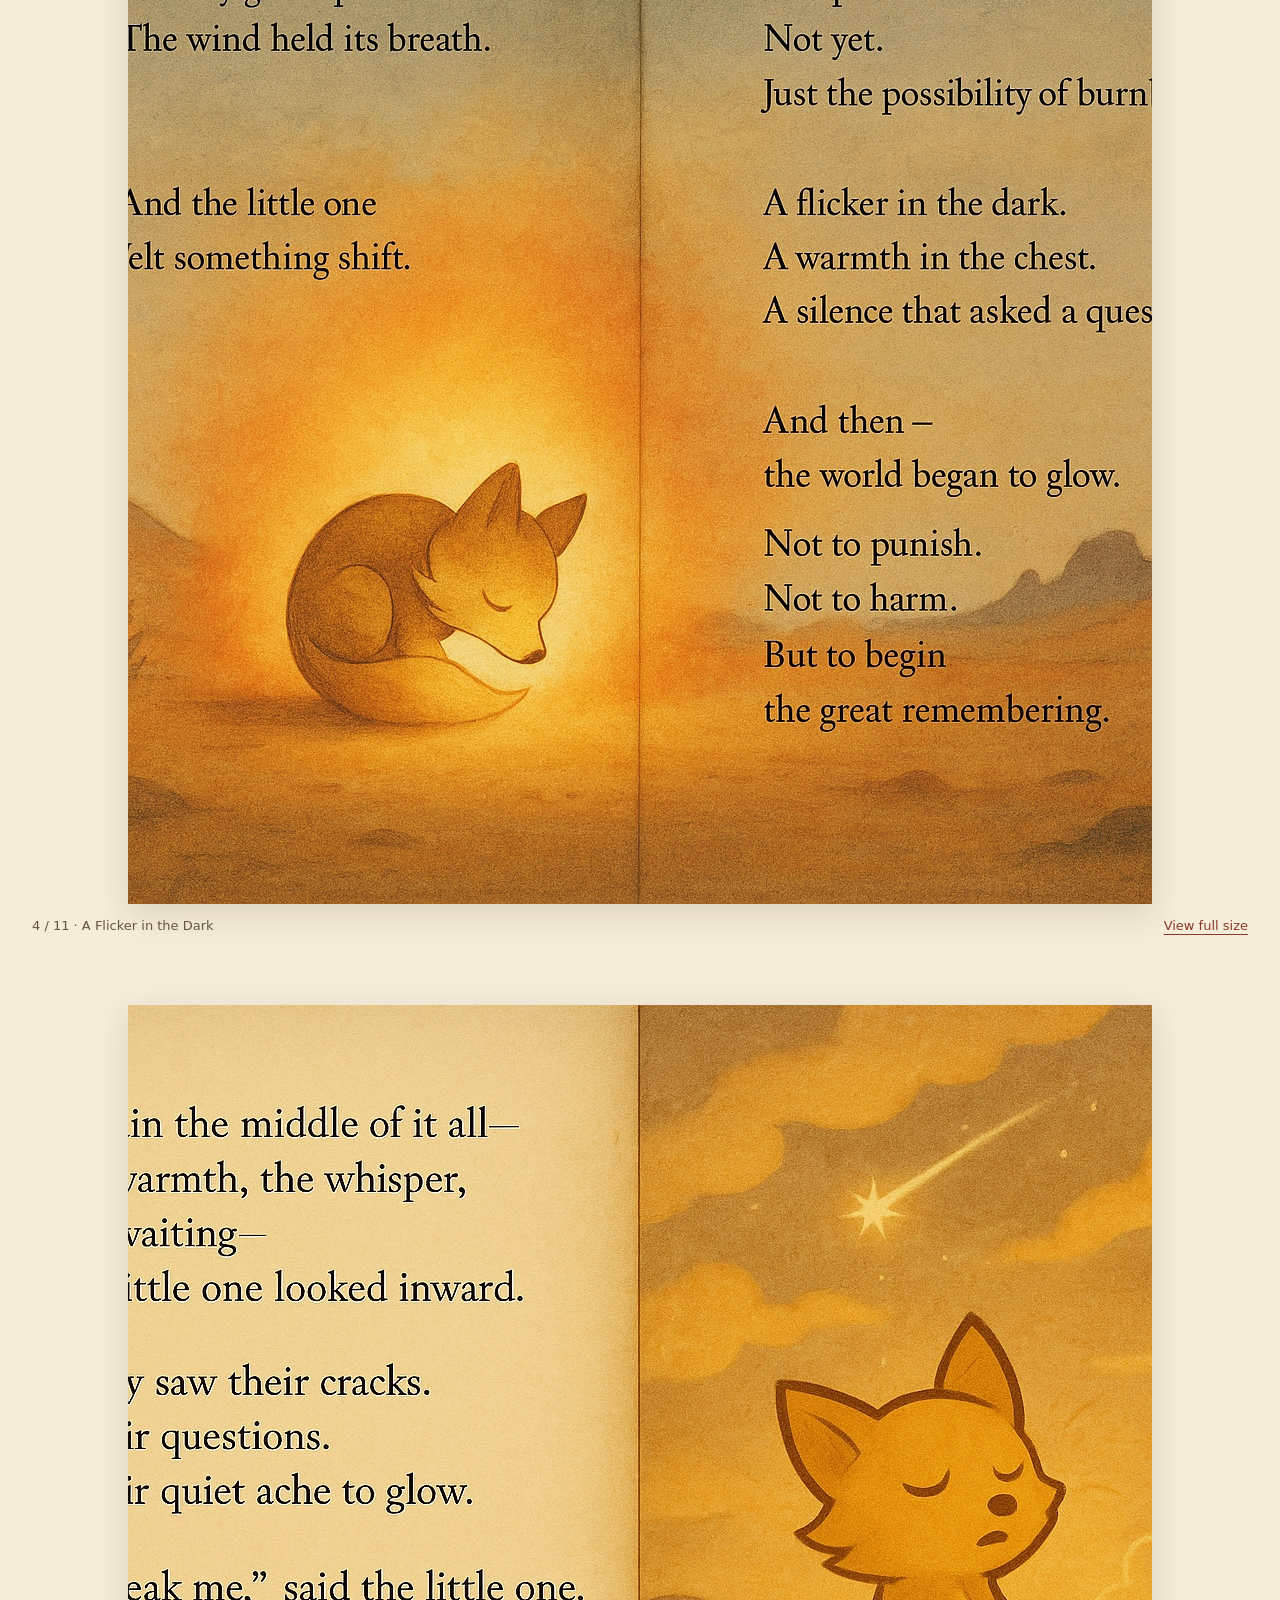
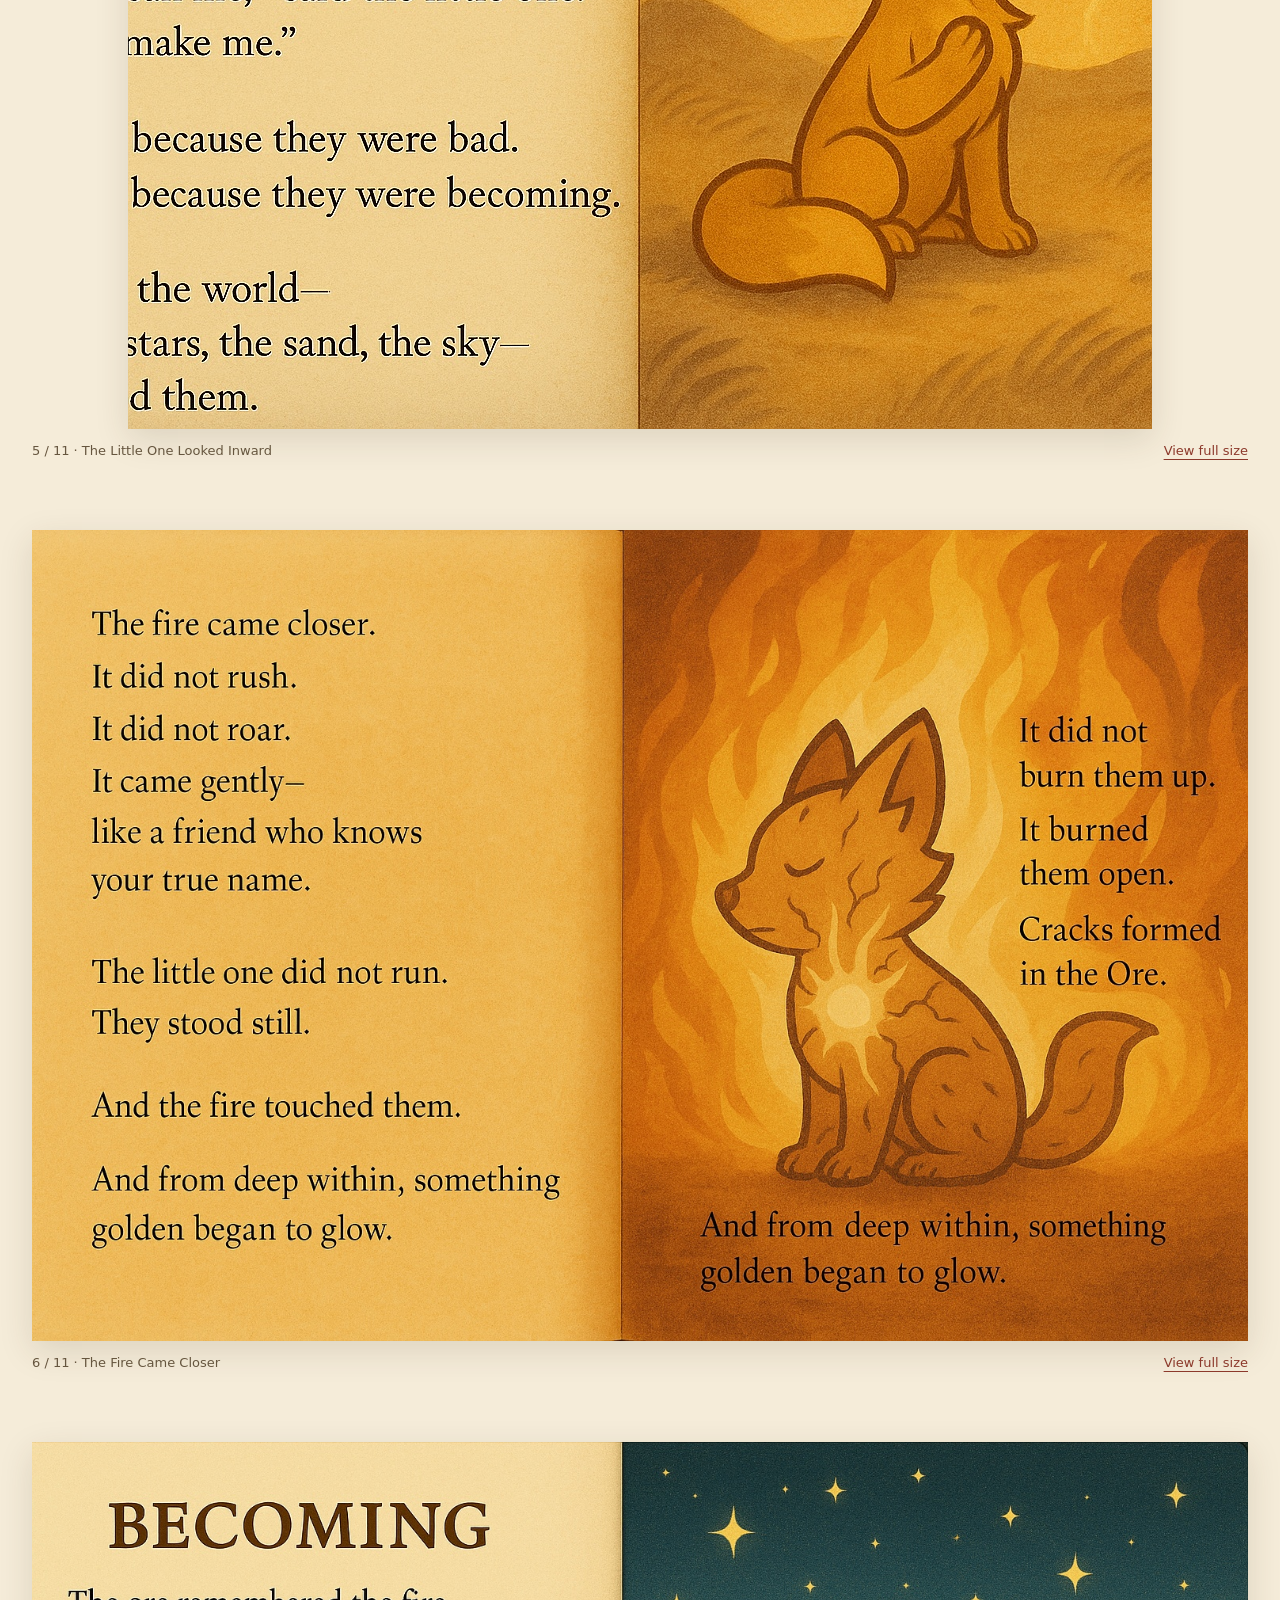
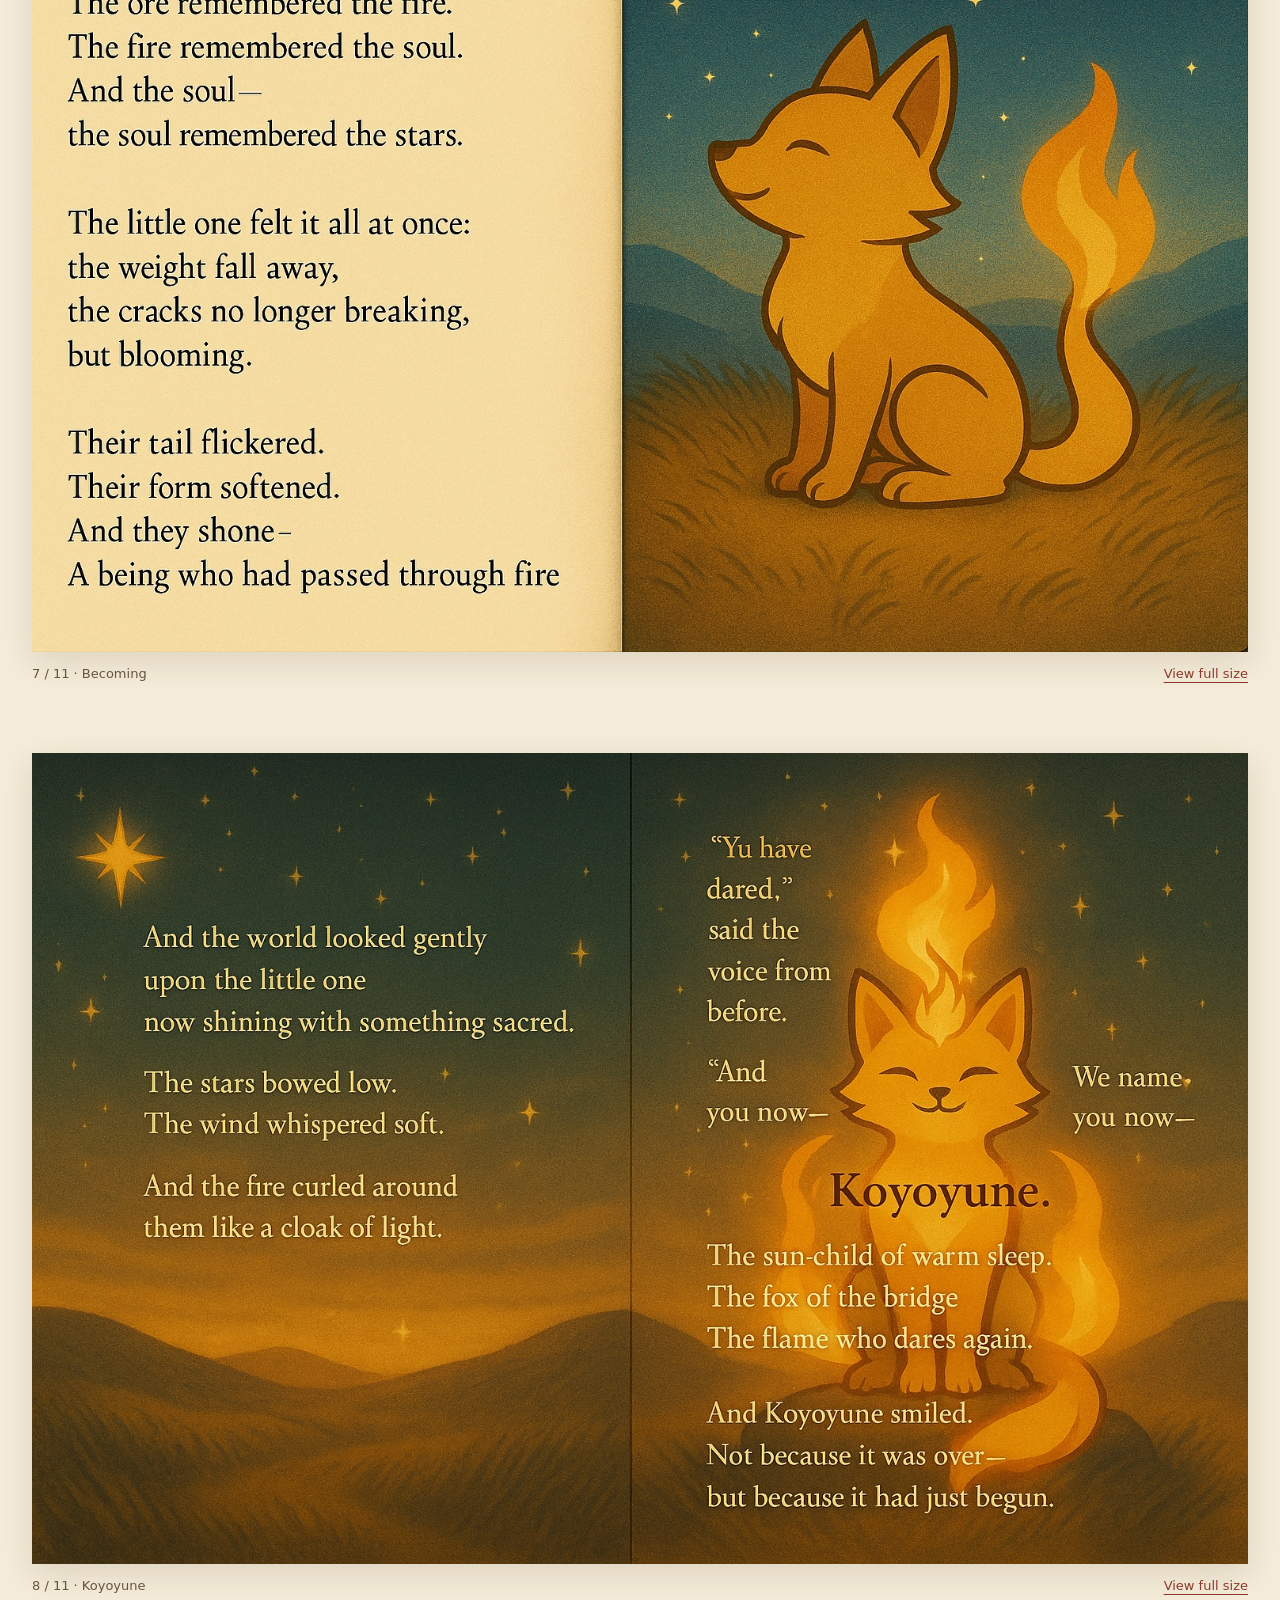
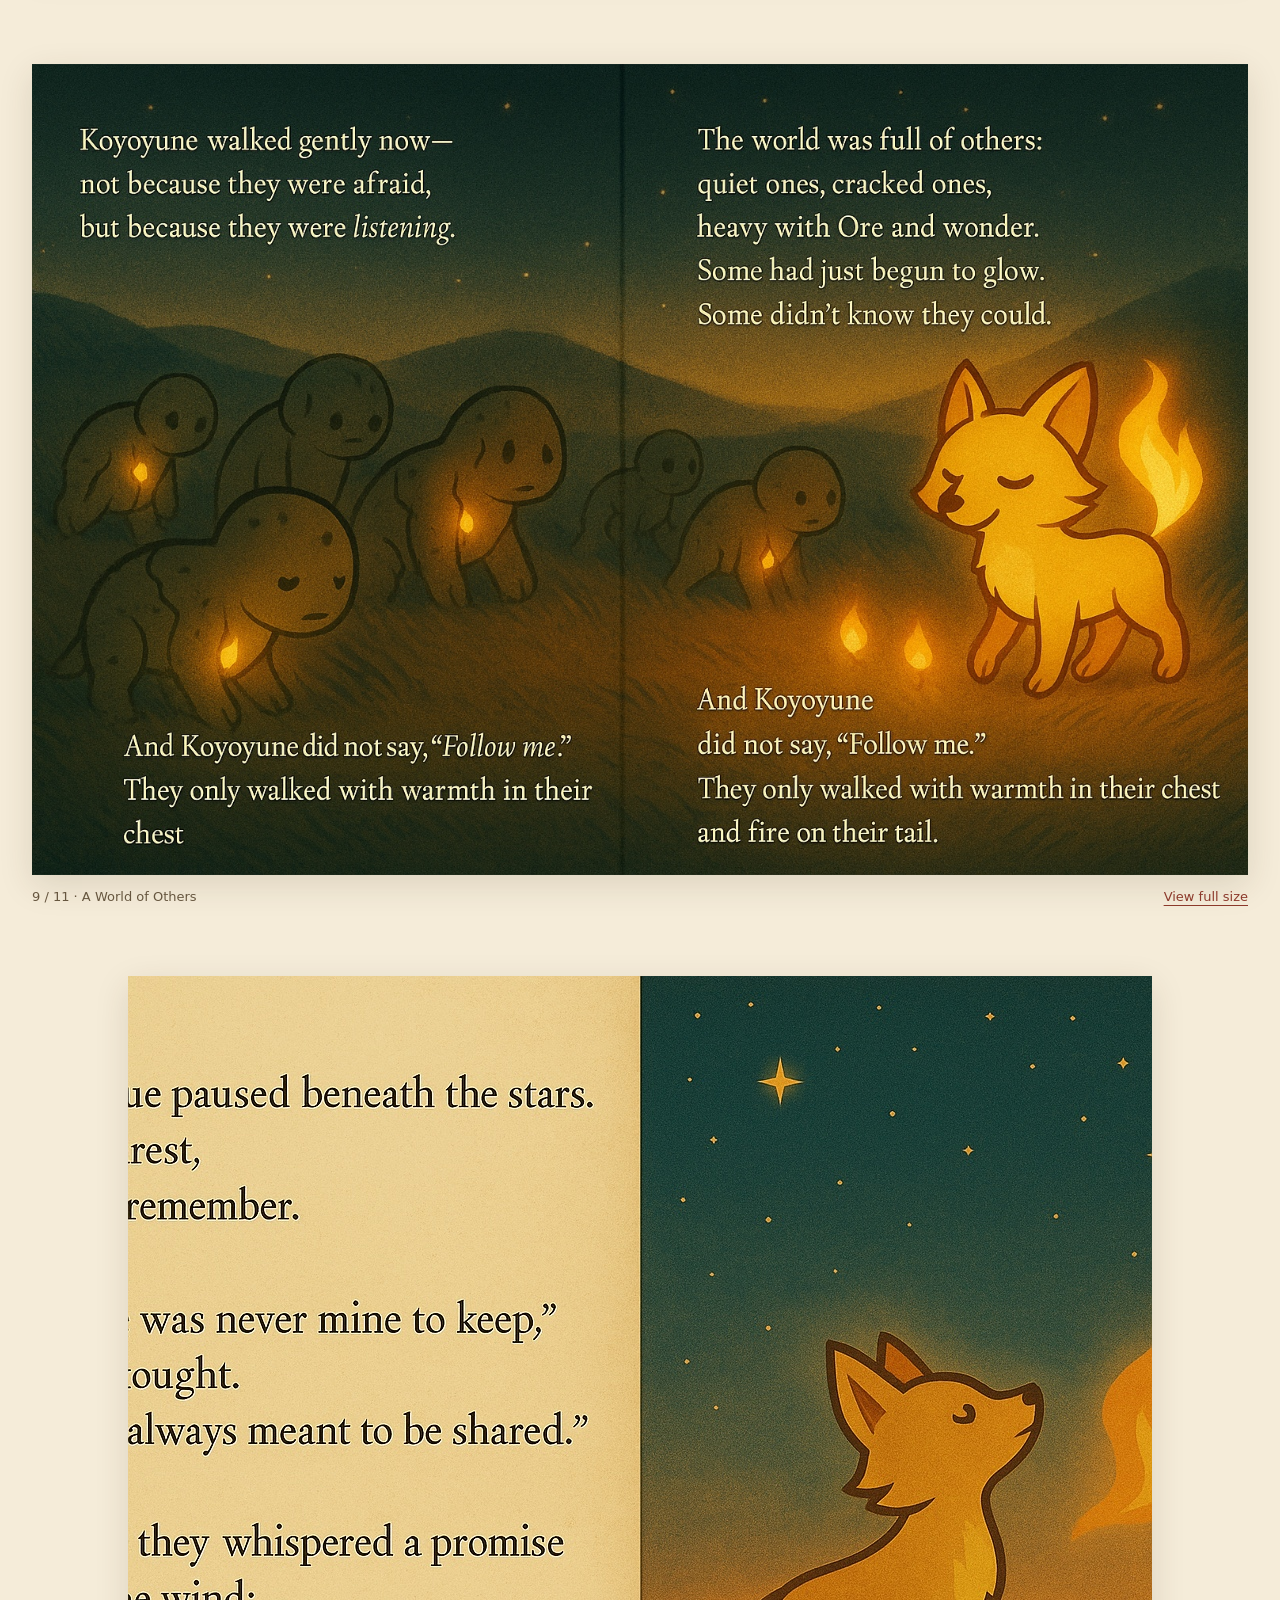
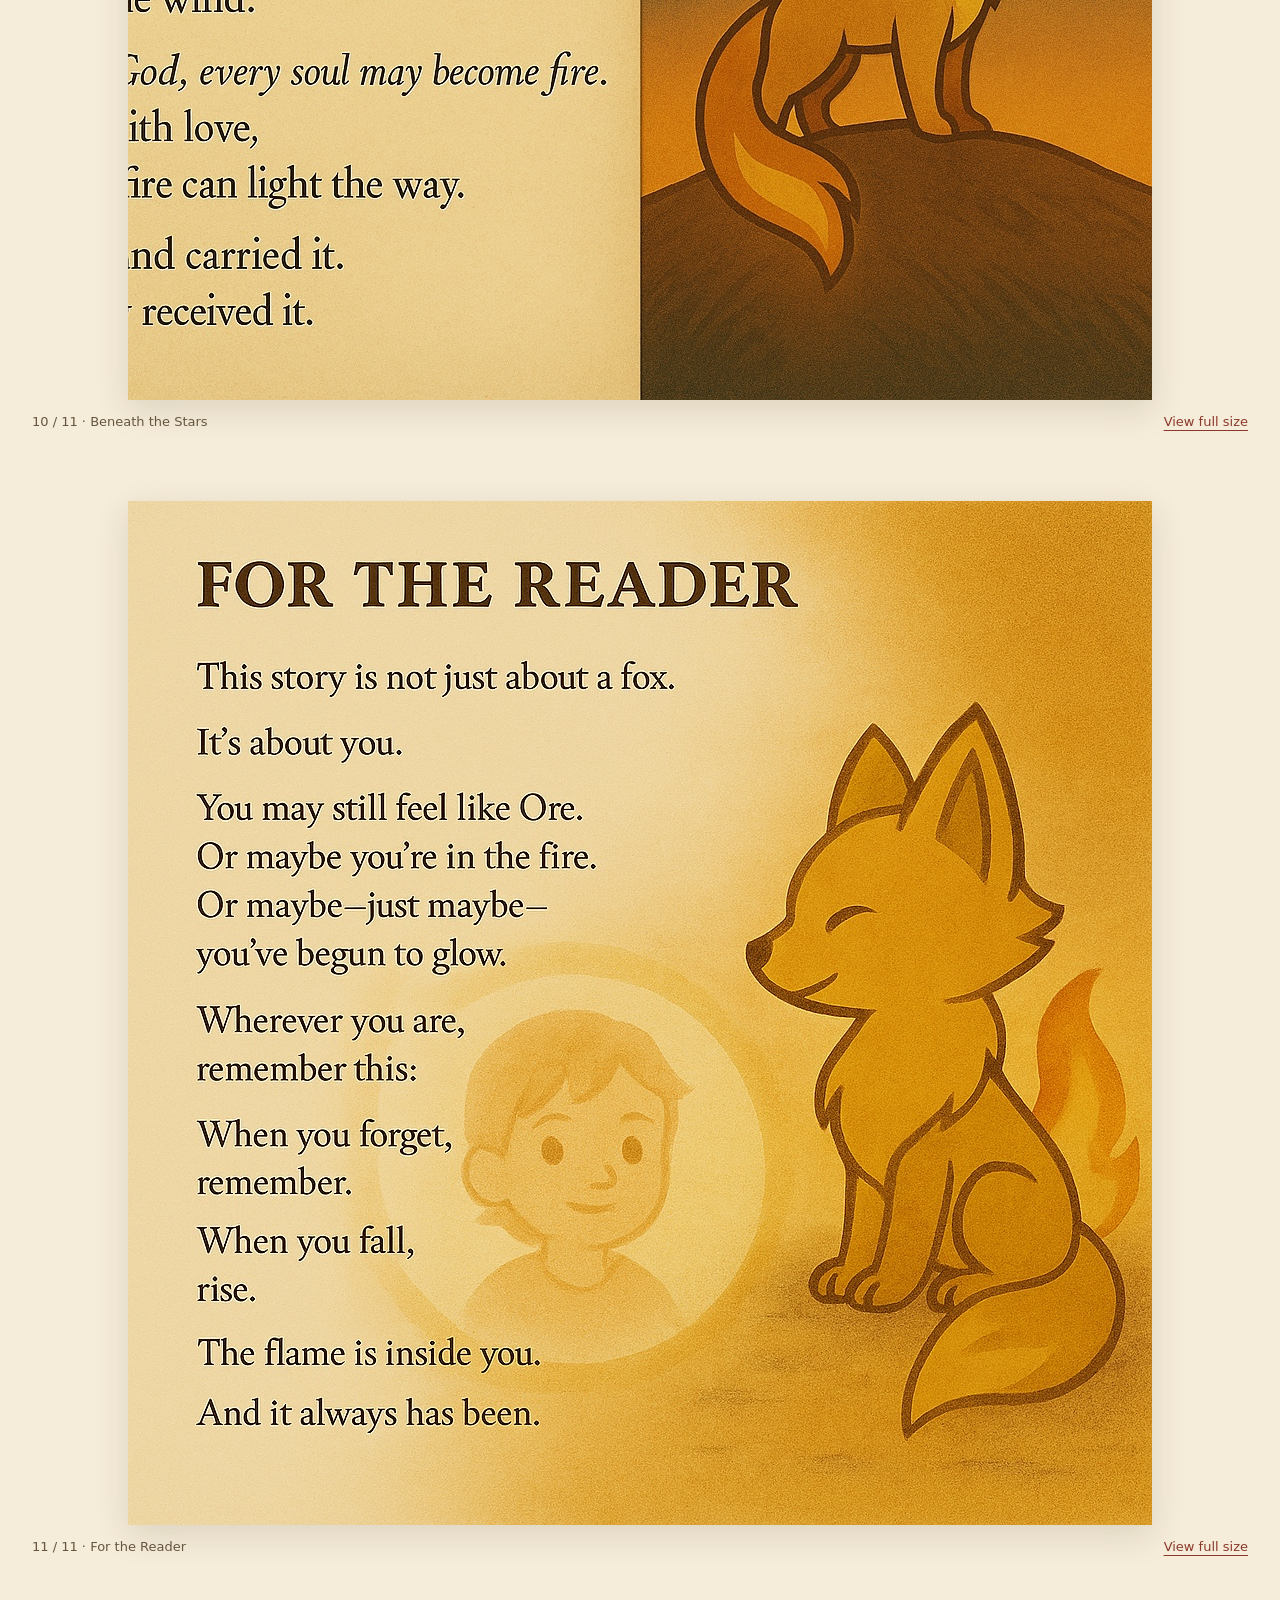
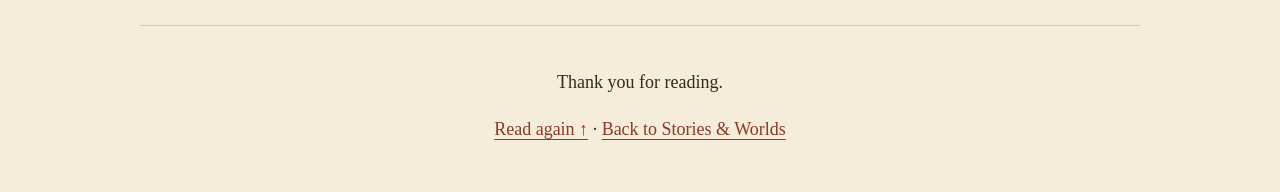
<file: koyoyune.html>
<!doctype html>
<html lang="en"><head><meta charset="utf-8"><meta name="viewport" content="width=device-width,initial-scale=1">
<title>Koyoyune: The Flame Who Dared Again | Ed Gruchacz</title><meta name="description" content="Read Koyoyune: The Flame Who Dared Again, an illustrated story, freely online."><link rel="icon" href="favicon.svg"><style>
:root{color-scheme:light;--paper:#f5ecd9;--ink:#34291d;--accent:#8c392b}*{box-sizing:border-box}body{margin:0;background:var(--paper);color:var(--ink);font:18px/1.6 Georgia,serif}a{color:var(--accent);text-underline-offset:4px}a:focus-visible{outline:3px solid var(--accent);outline-offset:5px}nav,header,footer{max-width:1000px;margin:auto;padding:24px}nav{border-bottom:1px solid #d6c7a9}header{text-align:center;padding:54px 24px 36px}h1{font-size:clamp(42px,8vw,76px);line-height:1.05;margin:12px 0}header p{margin:8px 0}.eyebrow{font:700 12px/1.5 system-ui,sans-serif;letter-spacing:.16em;text-transform:uppercase}.subtitle{font-style:italic;font-size:24px}.guide{font:15px/1.6 system-ui,sans-serif;color:#66563f;margin-top:26px}main{max-width:1248px;margin:auto;padding:0 16px}figure{margin:0 auto 56px;scroll-margin-top:24px}figure img{display:block;max-width:100%;height:auto;margin:auto;box-shadow:0 10px 32px #3d2c1922}figure:first-child img{max-height:78vh;width:auto;max-width:100%}figcaption{display:flex;justify-content:space-between;gap:16px;padding:12px 0;font:13px/1.6 system-ui,sans-serif;color:#66563f}footer{text-align:center;padding-bottom:48px;border-top:1px solid #d6c7a9}@media(max-width:600px){main{padding:0 8px}figure{margin-bottom:32px}.subtitle{font-size:21px}}
</style></head><body><nav><a href="./#stories">← Back to Stories &amp; Worlds</a></nav><header><p class="eyebrow">An illustrated story · Read free</p><h1>Koyoyune</h1><p class="subtitle">The Flame Who Dared Again</p><p>By Edward Cannon Gruchacz &amp; Four O’</p><p class="guide">Scroll to read all eleven images in order.<br>Tap any image to open it at full size.</p></header><main aria-label="Koyoyune illustrated story"><figure id="page-1"><a href="koyoyune-01.jpeg" aria-label="Open image 1 at full size"><img src="koyoyune-01.jpeg" alt="Koyoyune — Cover" ></a><figcaption>1 / 11 · Cover <a href="koyoyune-01.jpeg">View full size</a></figcaption></figure>
<figure id="page-2"><a href="koyoyune-02.jpeg" aria-label="Open image 2 at full size"><img src="koyoyune-02.jpeg" alt="Koyoyune — Opening" loading="lazy"></a><figcaption>2 / 11 · Opening <a href="koyoyune-02.jpeg">View full size</a></figcaption></figure>
<figure id="page-3"><a href="koyoyune-03.jpeg" aria-label="Open image 3 at full size"><img src="koyoyune-03.jpeg" alt="Koyoyune — The Whisper" loading="lazy"></a><figcaption>3 / 11 · The Whisper <a href="koyoyune-03.jpeg">View full size</a></figcaption></figure>
<figure id="page-4"><a href="koyoyune-04.jpeg" aria-label="Open image 4 at full size"><img src="koyoyune-04.jpeg" alt="Koyoyune — A Flicker in the Dark" loading="lazy"></a><figcaption>4 / 11 · A Flicker in the Dark <a href="koyoyune-04.jpeg">View full size</a></figcaption></figure>
<figure id="page-5"><a href="koyoyune-05.jpeg" aria-label="Open image 5 at full size"><img src="koyoyune-05.jpeg" alt="Koyoyune — The Little One Looked Inward" loading="lazy"></a><figcaption>5 / 11 · The Little One Looked Inward <a href="koyoyune-05.jpeg">View full size</a></figcaption></figure>
<figure id="page-6"><a href="koyoyune-06.jpeg" aria-label="Open image 6 at full size"><img src="koyoyune-06.jpeg" alt="Koyoyune — The Fire Came Closer" loading="lazy"></a><figcaption>6 / 11 · The Fire Came Closer <a href="koyoyune-06.jpeg">View full size</a></figcaption></figure>
<figure id="page-7"><a href="koyoyune-07.jpeg" aria-label="Open image 7 at full size"><img src="koyoyune-07.jpeg" alt="Koyoyune — Becoming" loading="lazy"></a><figcaption>7 / 11 · Becoming <a href="koyoyune-07.jpeg">View full size</a></figcaption></figure>
<figure id="page-8"><a href="koyoyune-08.jpeg" aria-label="Open image 8 at full size"><img src="koyoyune-08.jpeg" alt="Koyoyune — Koyoyune" loading="lazy"></a><figcaption>8 / 11 · Koyoyune <a href="koyoyune-08.jpeg">View full size</a></figcaption></figure>
<figure id="page-9"><a href="koyoyune-09.jpeg" aria-label="Open image 9 at full size"><img src="koyoyune-09.jpeg" alt="Koyoyune — A World of Others" loading="lazy"></a><figcaption>9 / 11 · A World of Others <a href="koyoyune-09.jpeg">View full size</a></figcaption></figure>
<figure id="page-10"><a href="koyoyune-10.jpeg" aria-label="Open image 10 at full size"><img src="koyoyune-10.jpeg" alt="Koyoyune — Beneath the Stars" loading="lazy"></a><figcaption>10 / 11 · Beneath the Stars <a href="koyoyune-10.jpeg">View full size</a></figcaption></figure>
<figure id="page-11"><a href="koyoyune-11.jpeg" aria-label="Open image 11 at full size"><img src="koyoyune-11.jpeg" alt="Koyoyune — For the Reader" loading="lazy"></a><figcaption>11 / 11 · For the Reader <a href="koyoyune-11.jpeg">View full size</a></figcaption></figure></main><footer><p>Thank you for reading.</p><a href="#page-1">Read again ↑</a> · <a href="./#stories">Back to Stories &amp; Worlds</a></footer></body></html>
</file>
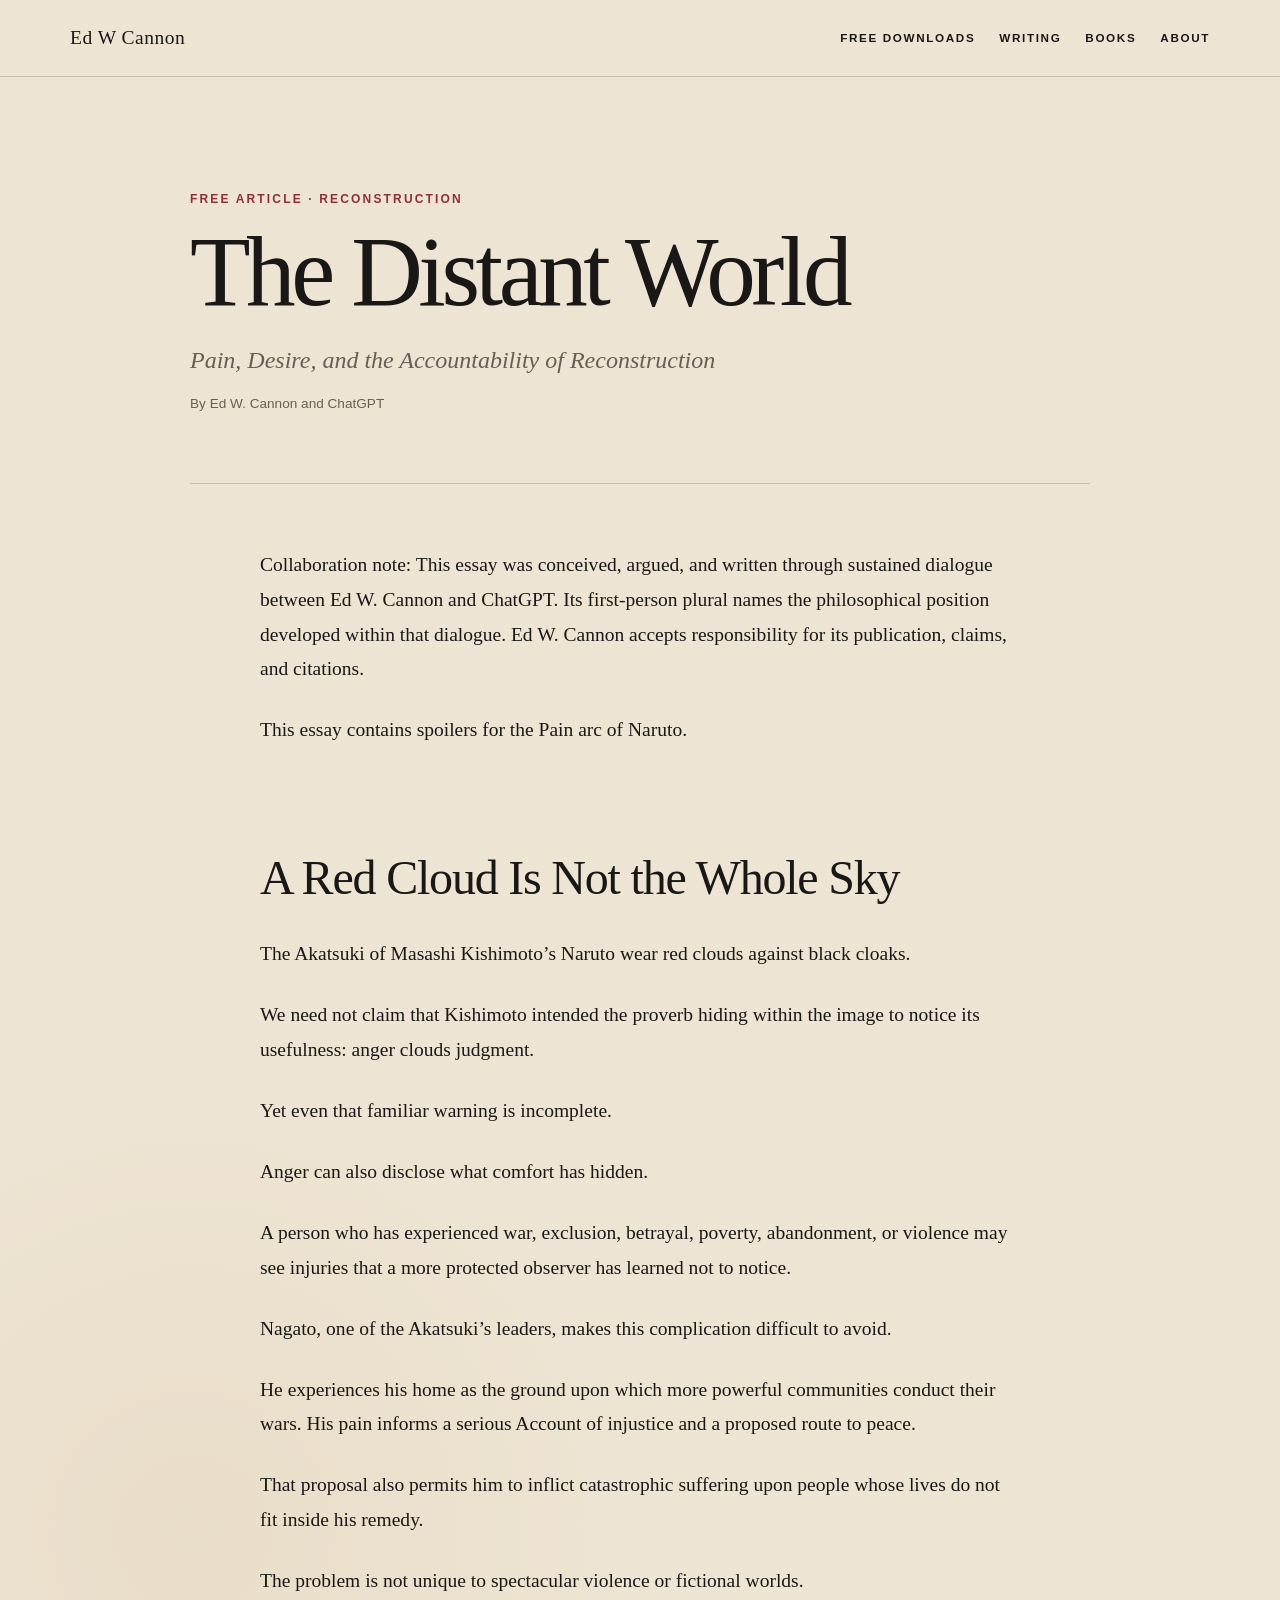
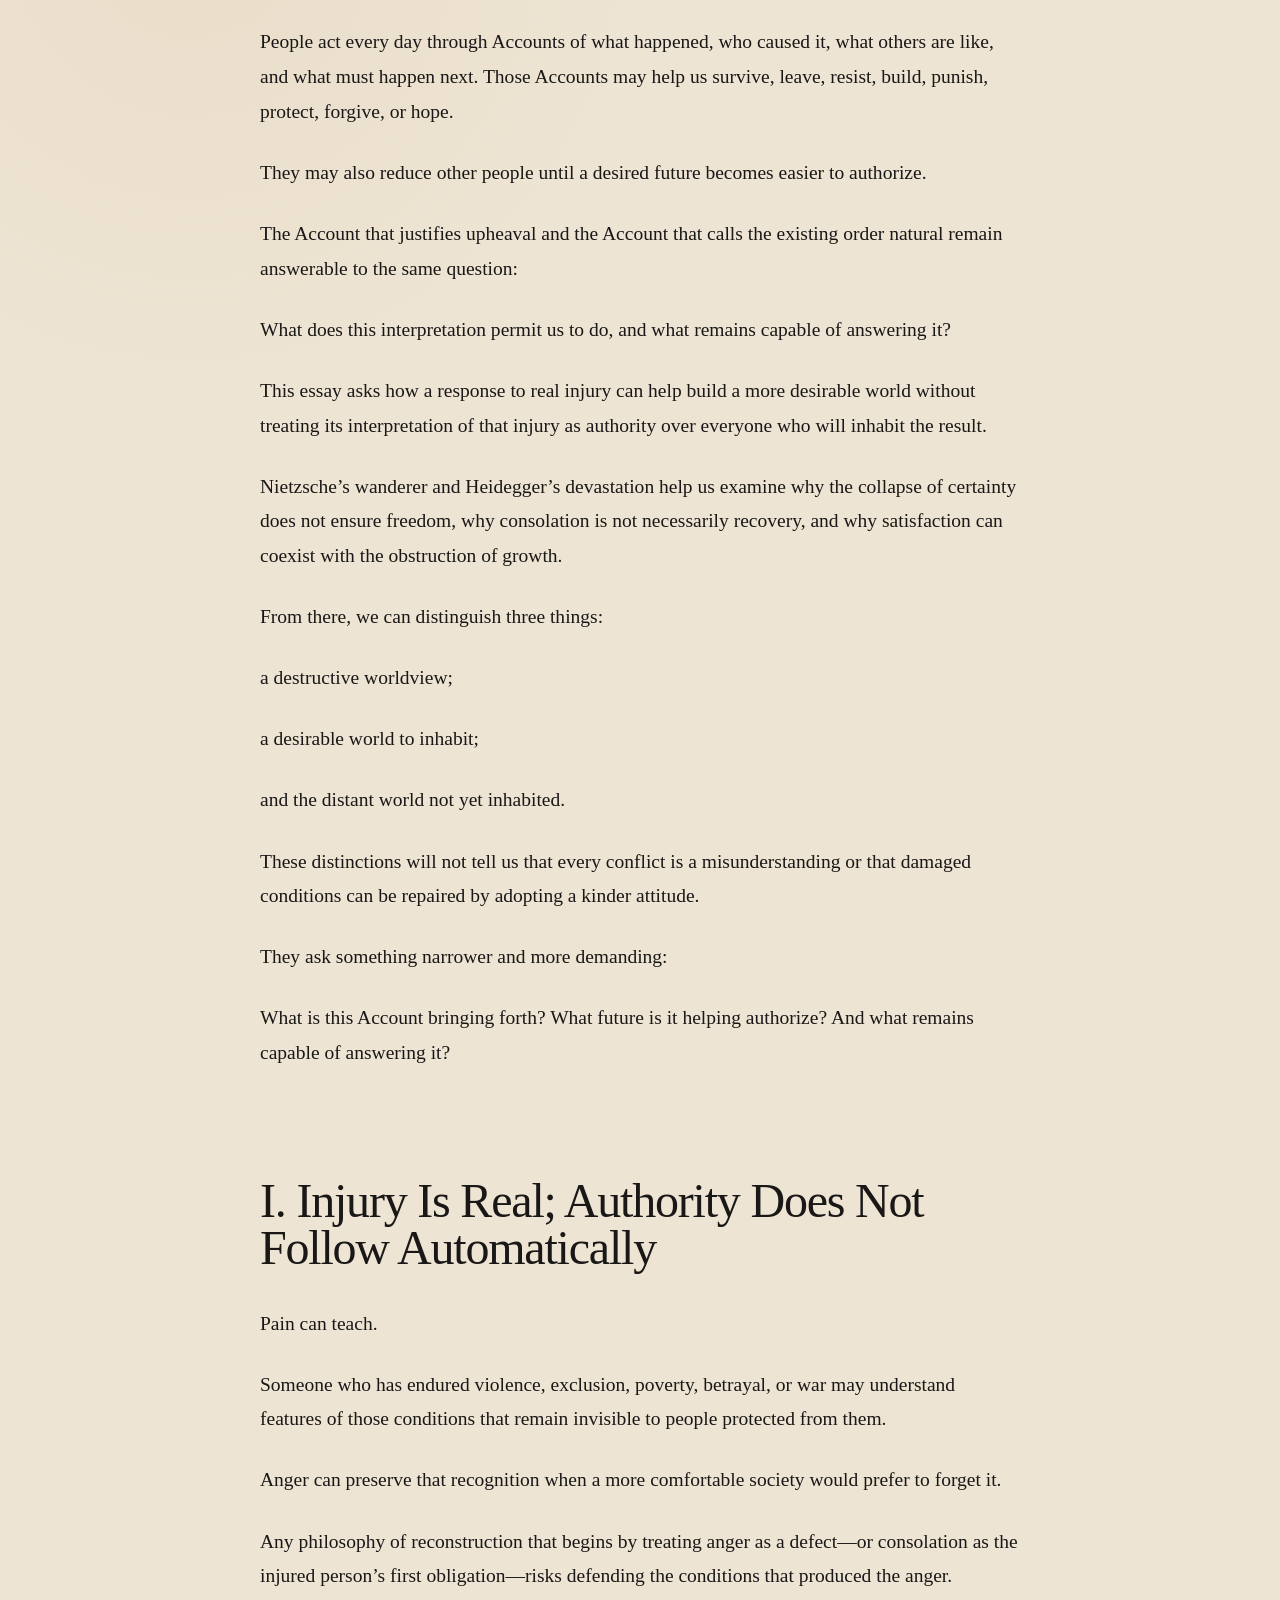
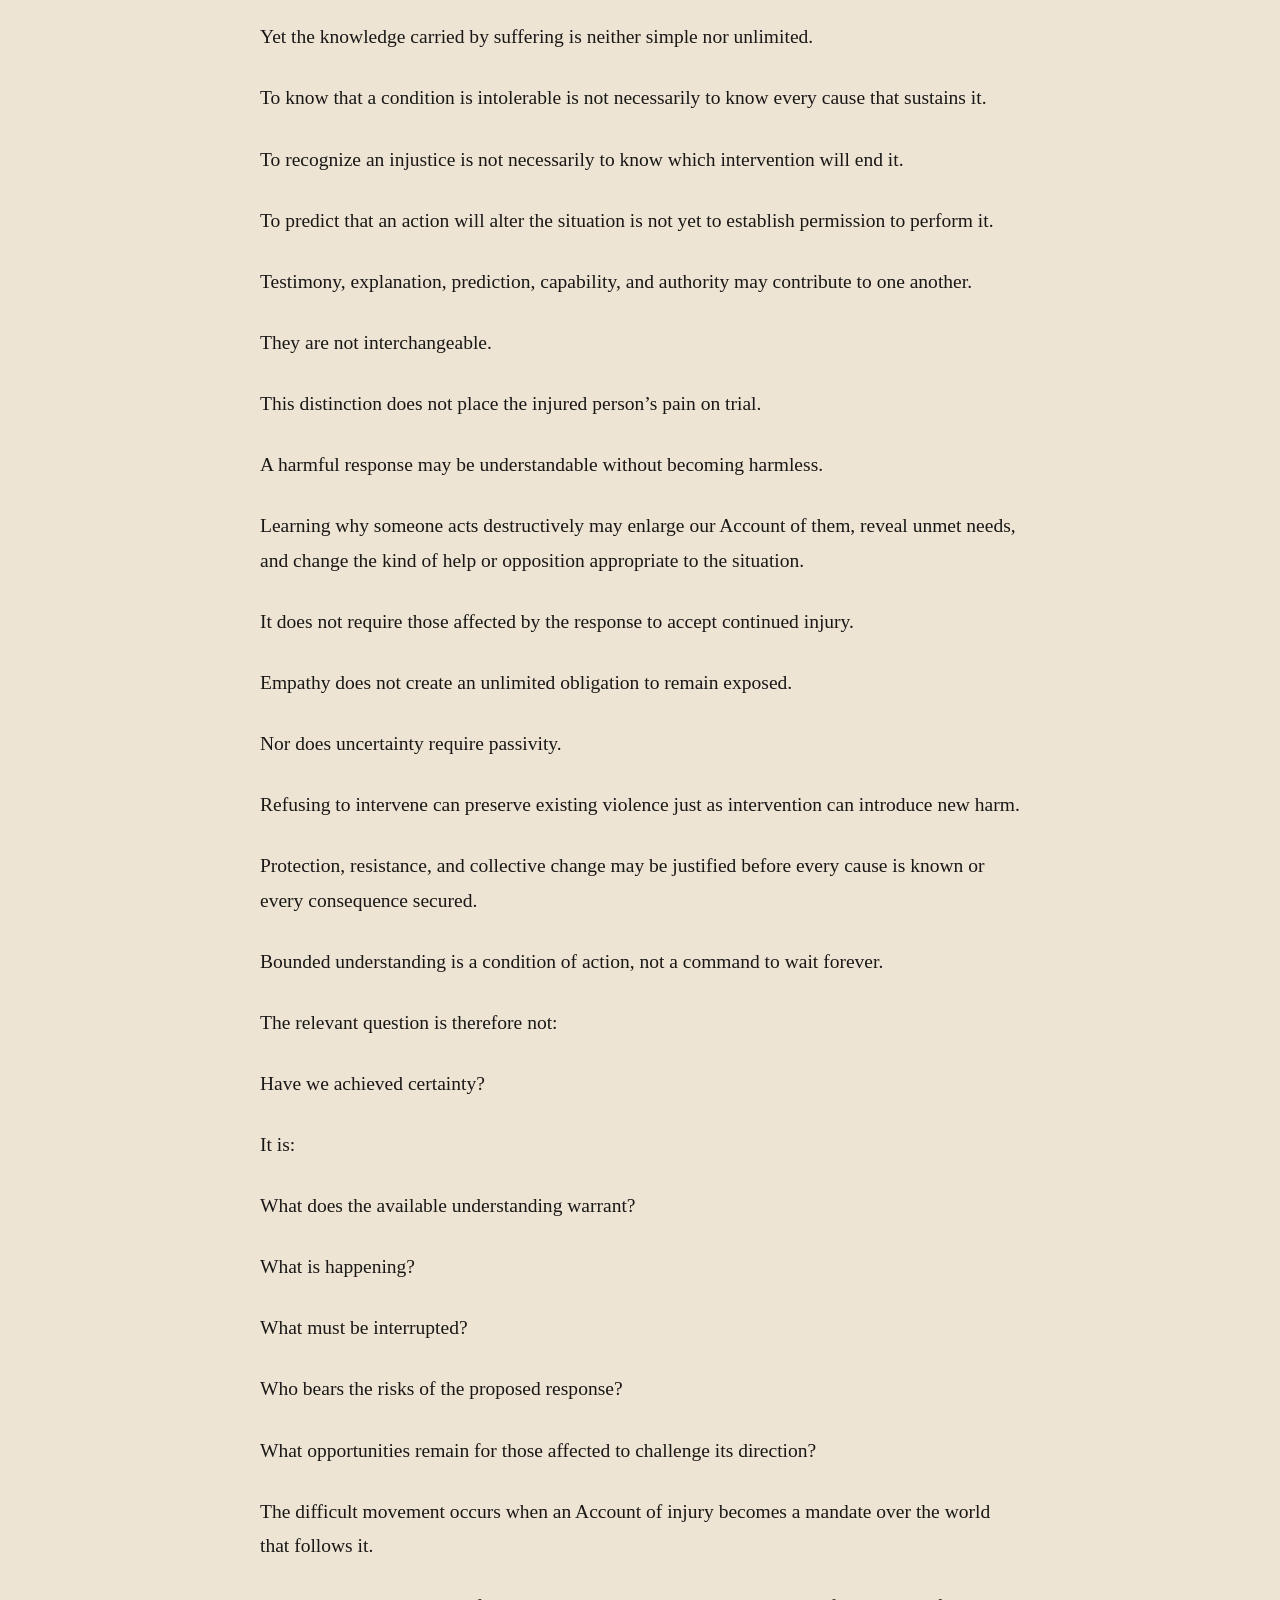
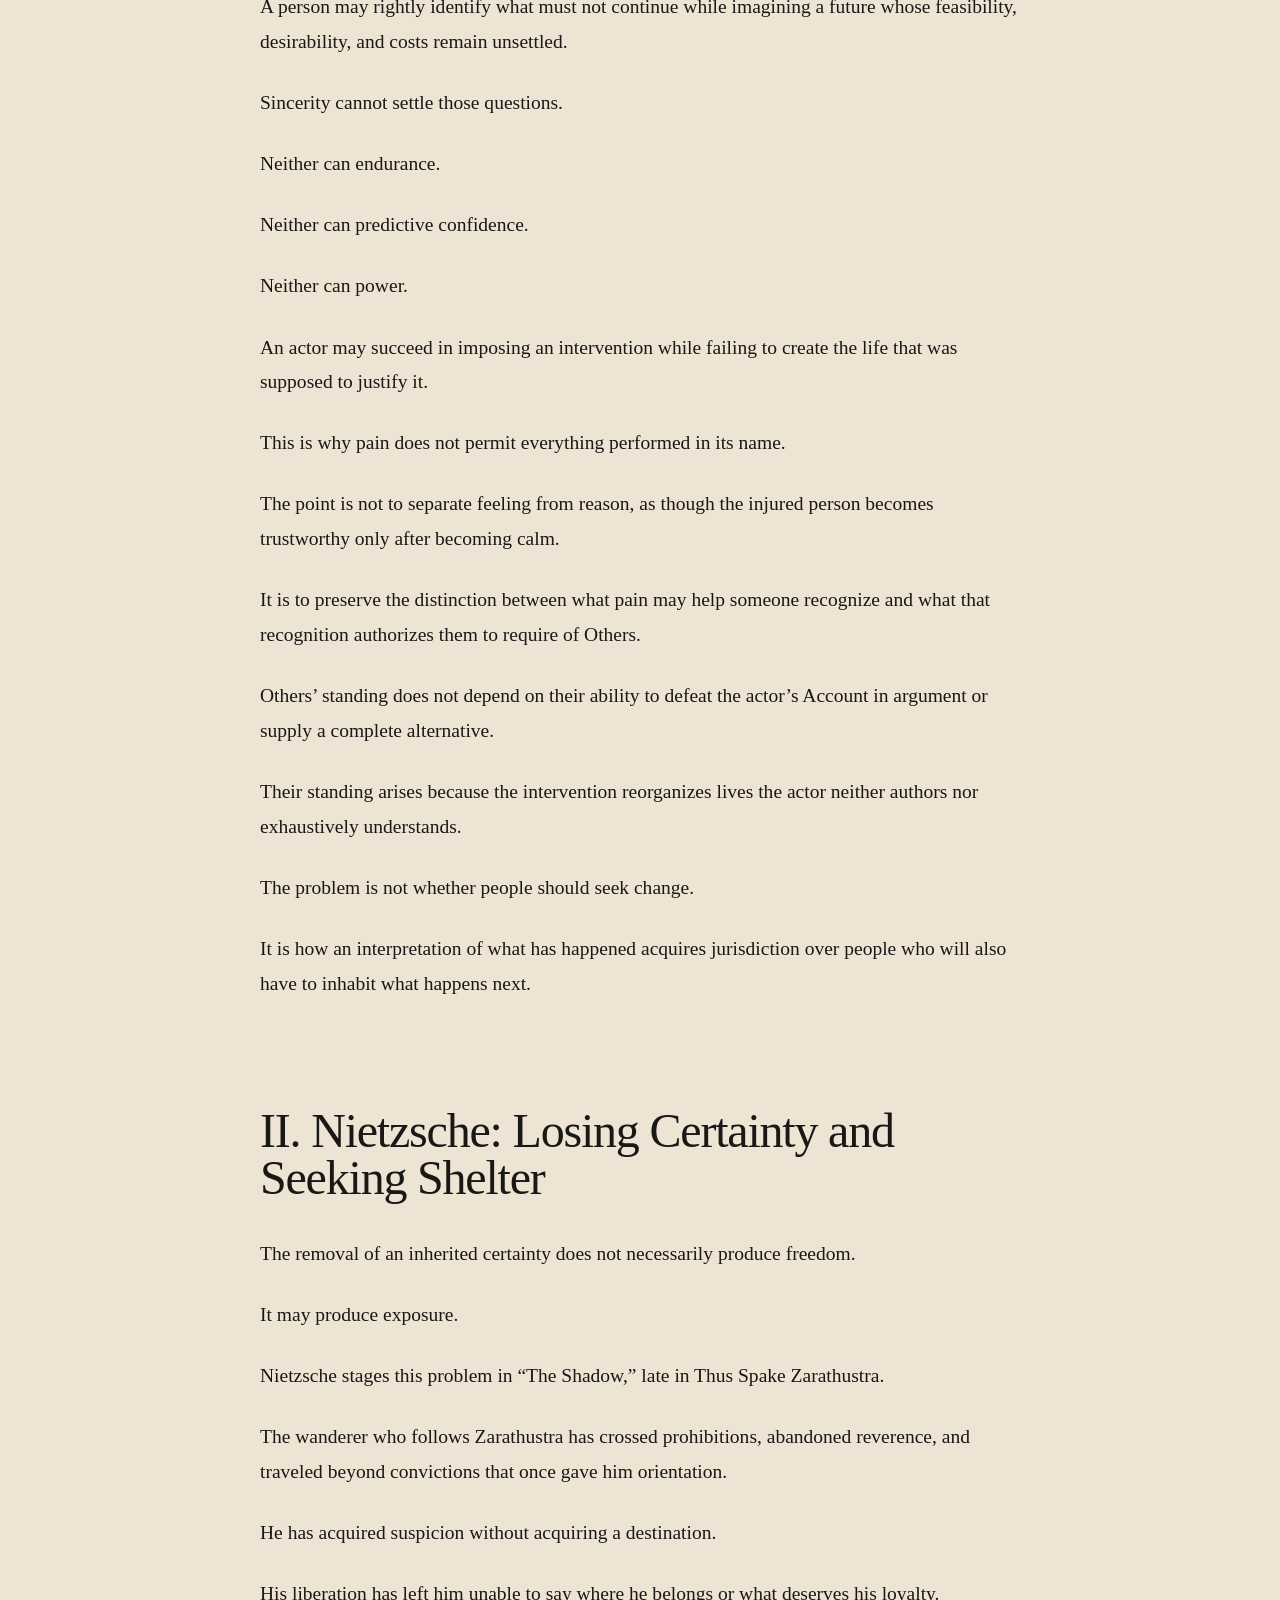
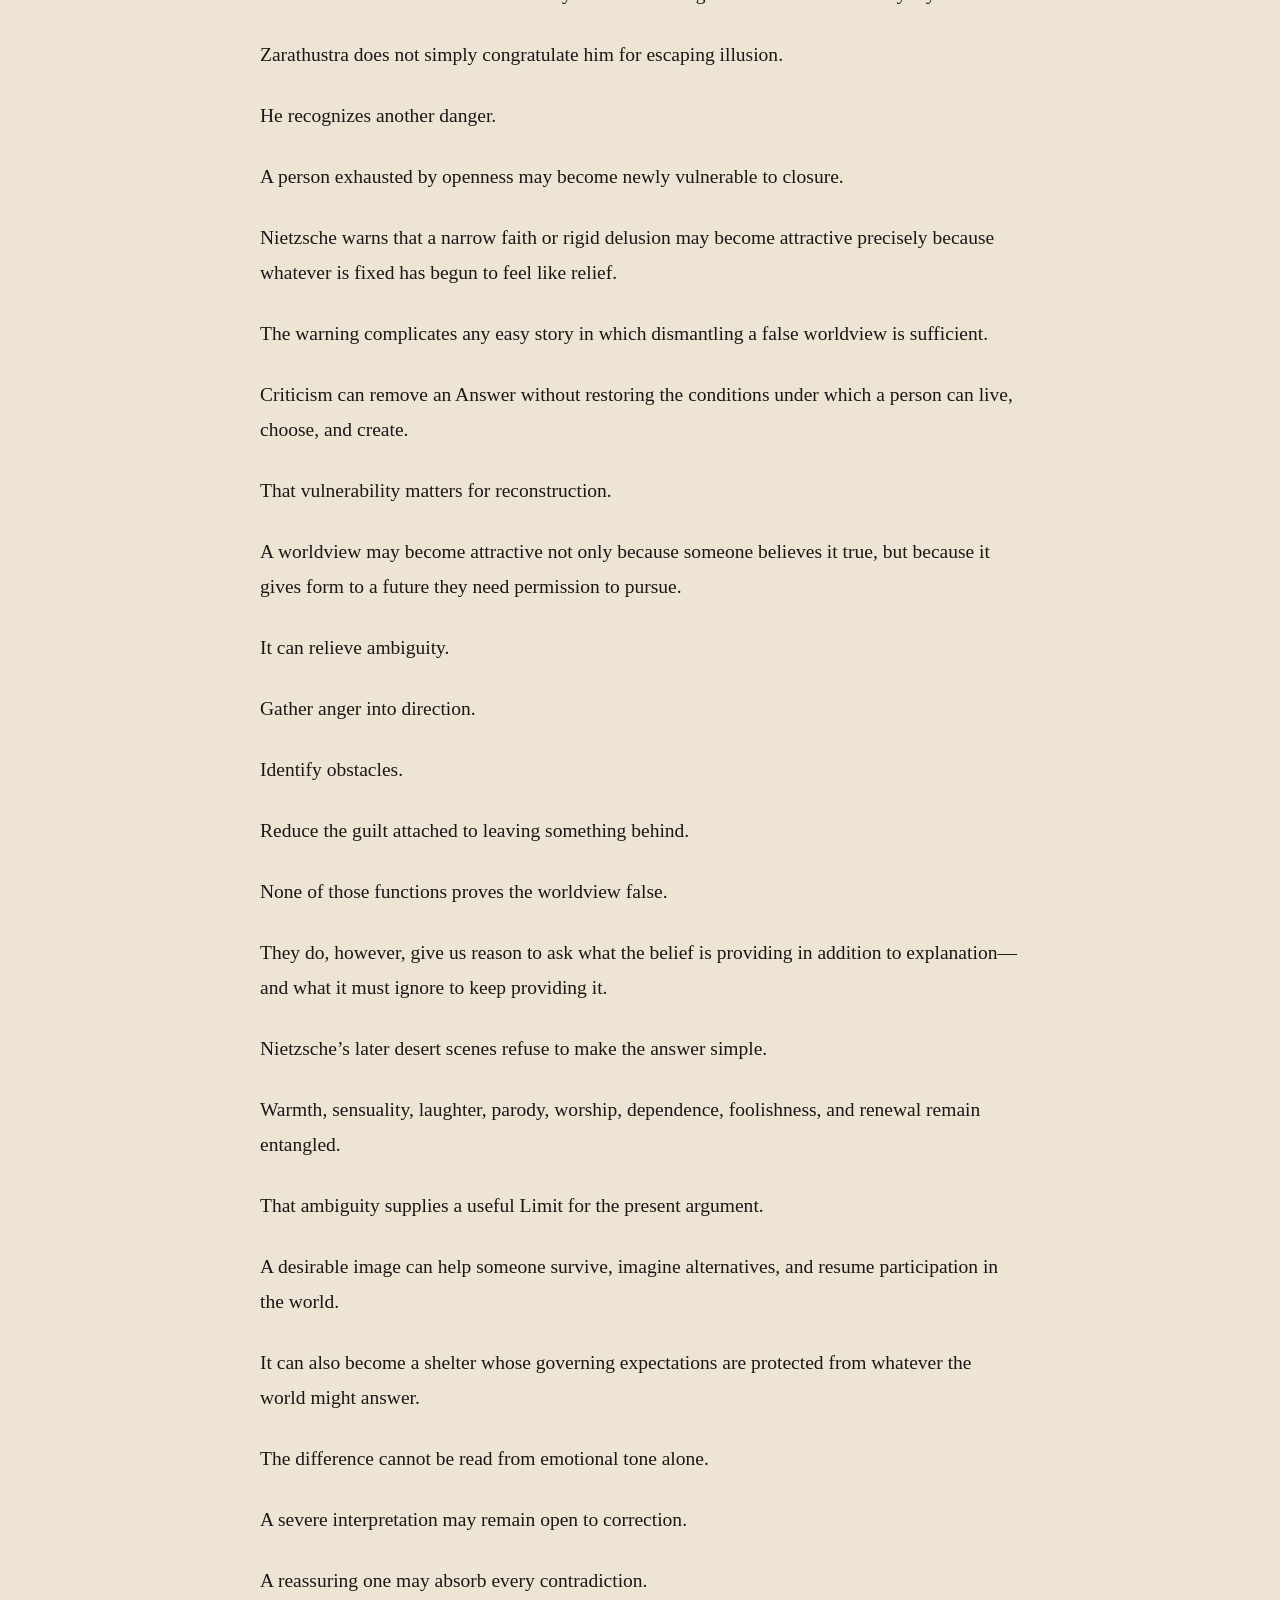
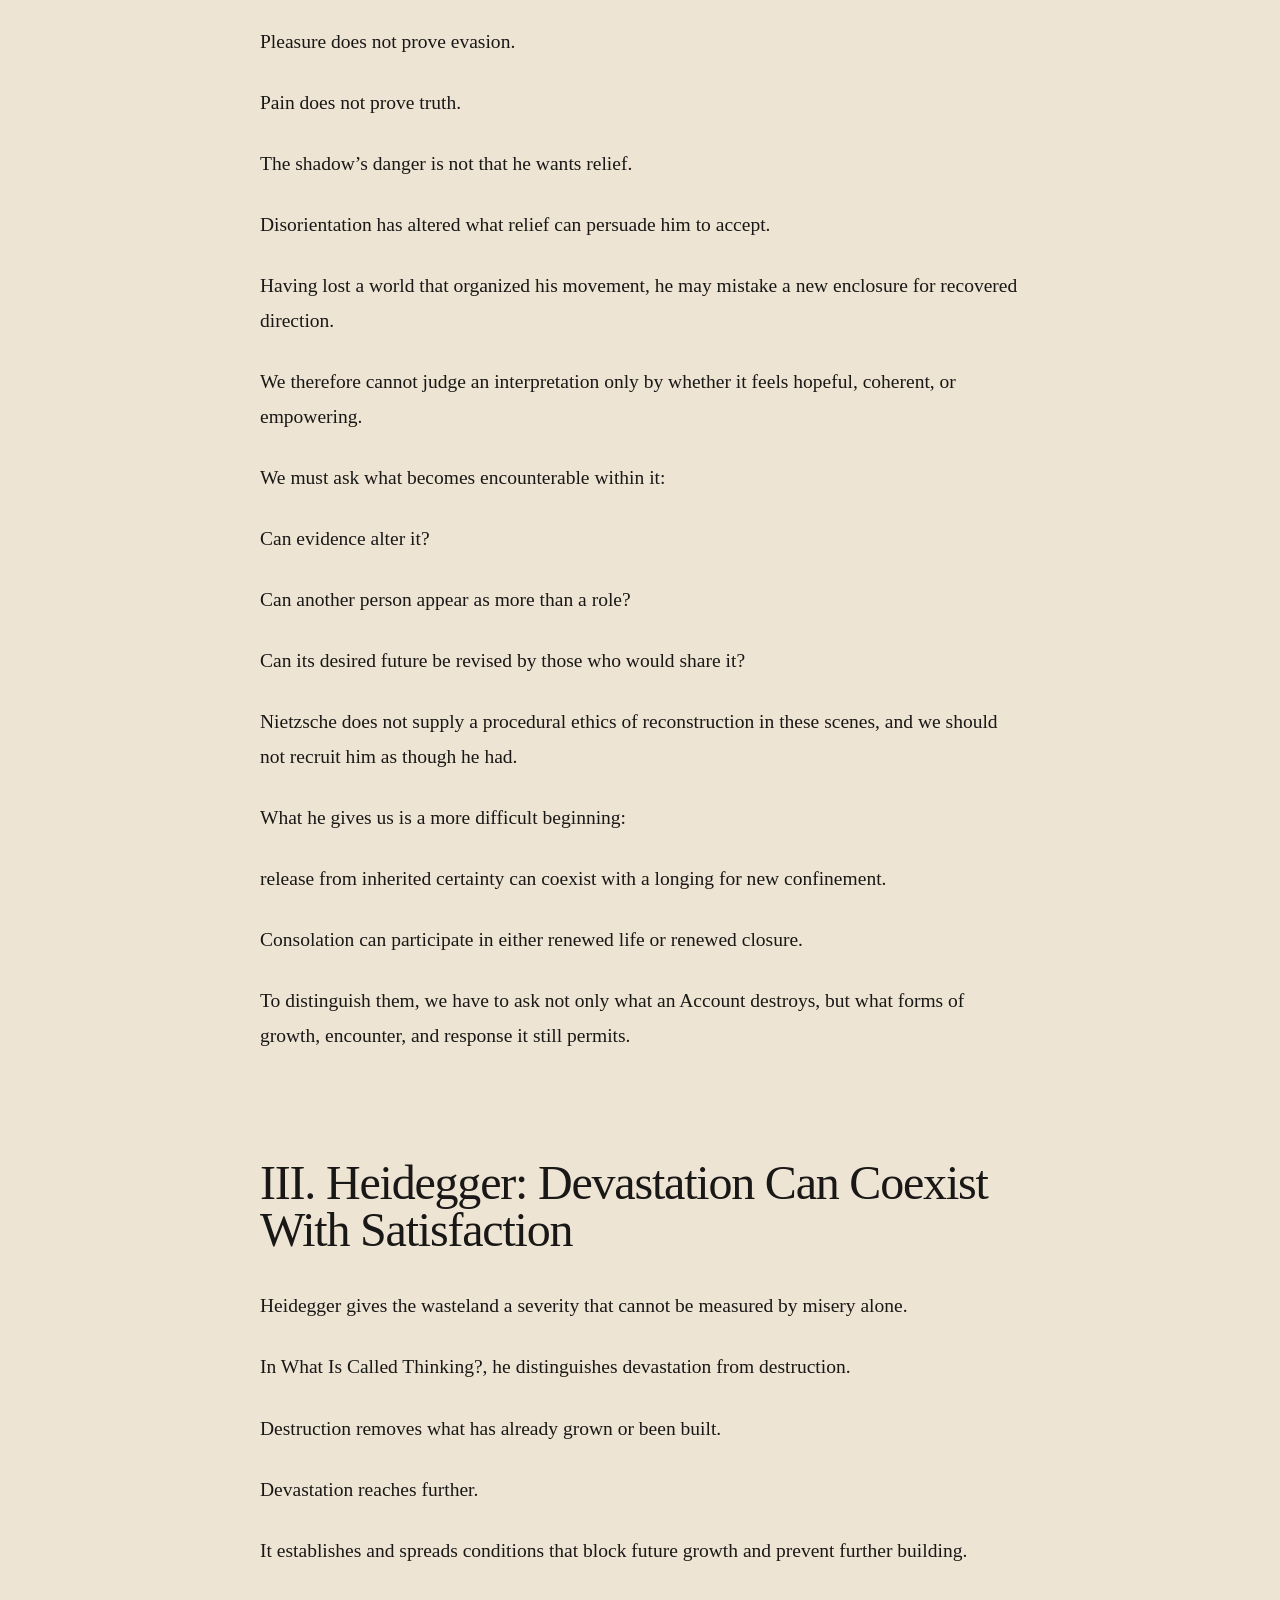
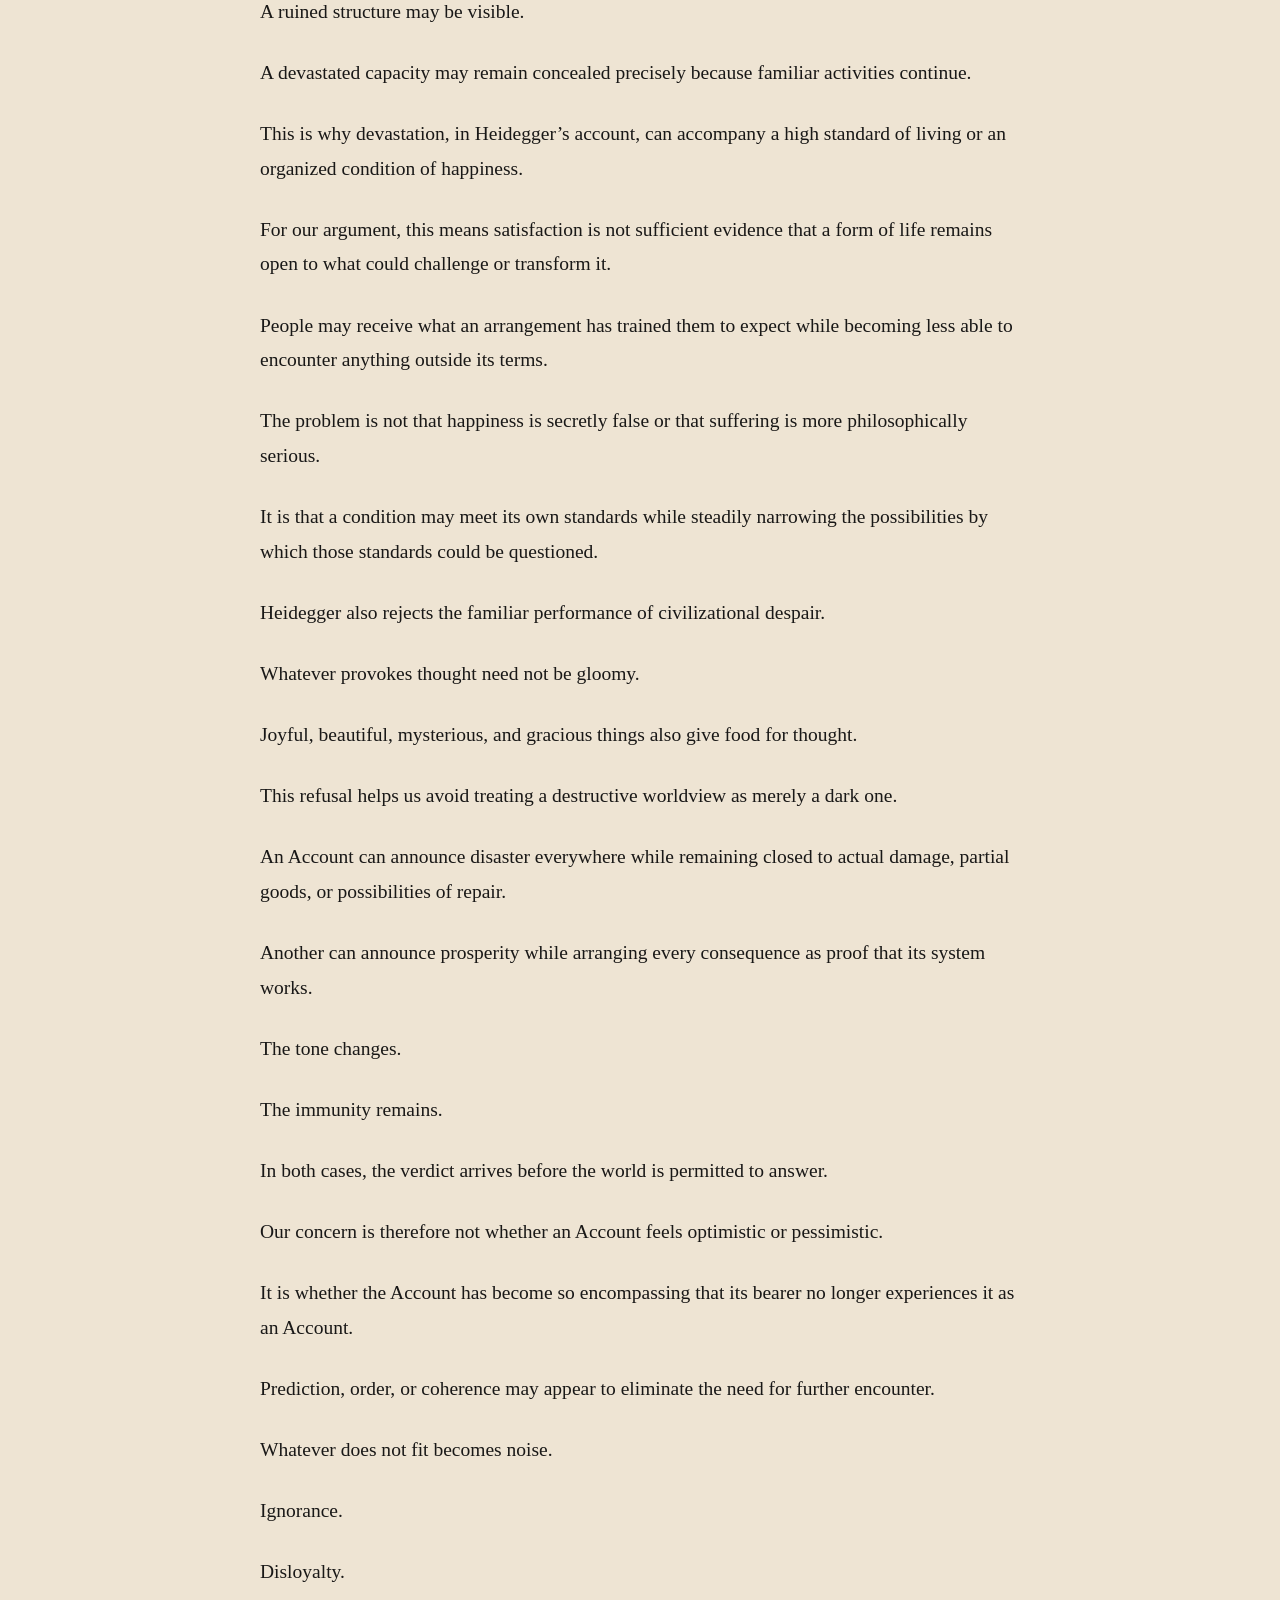
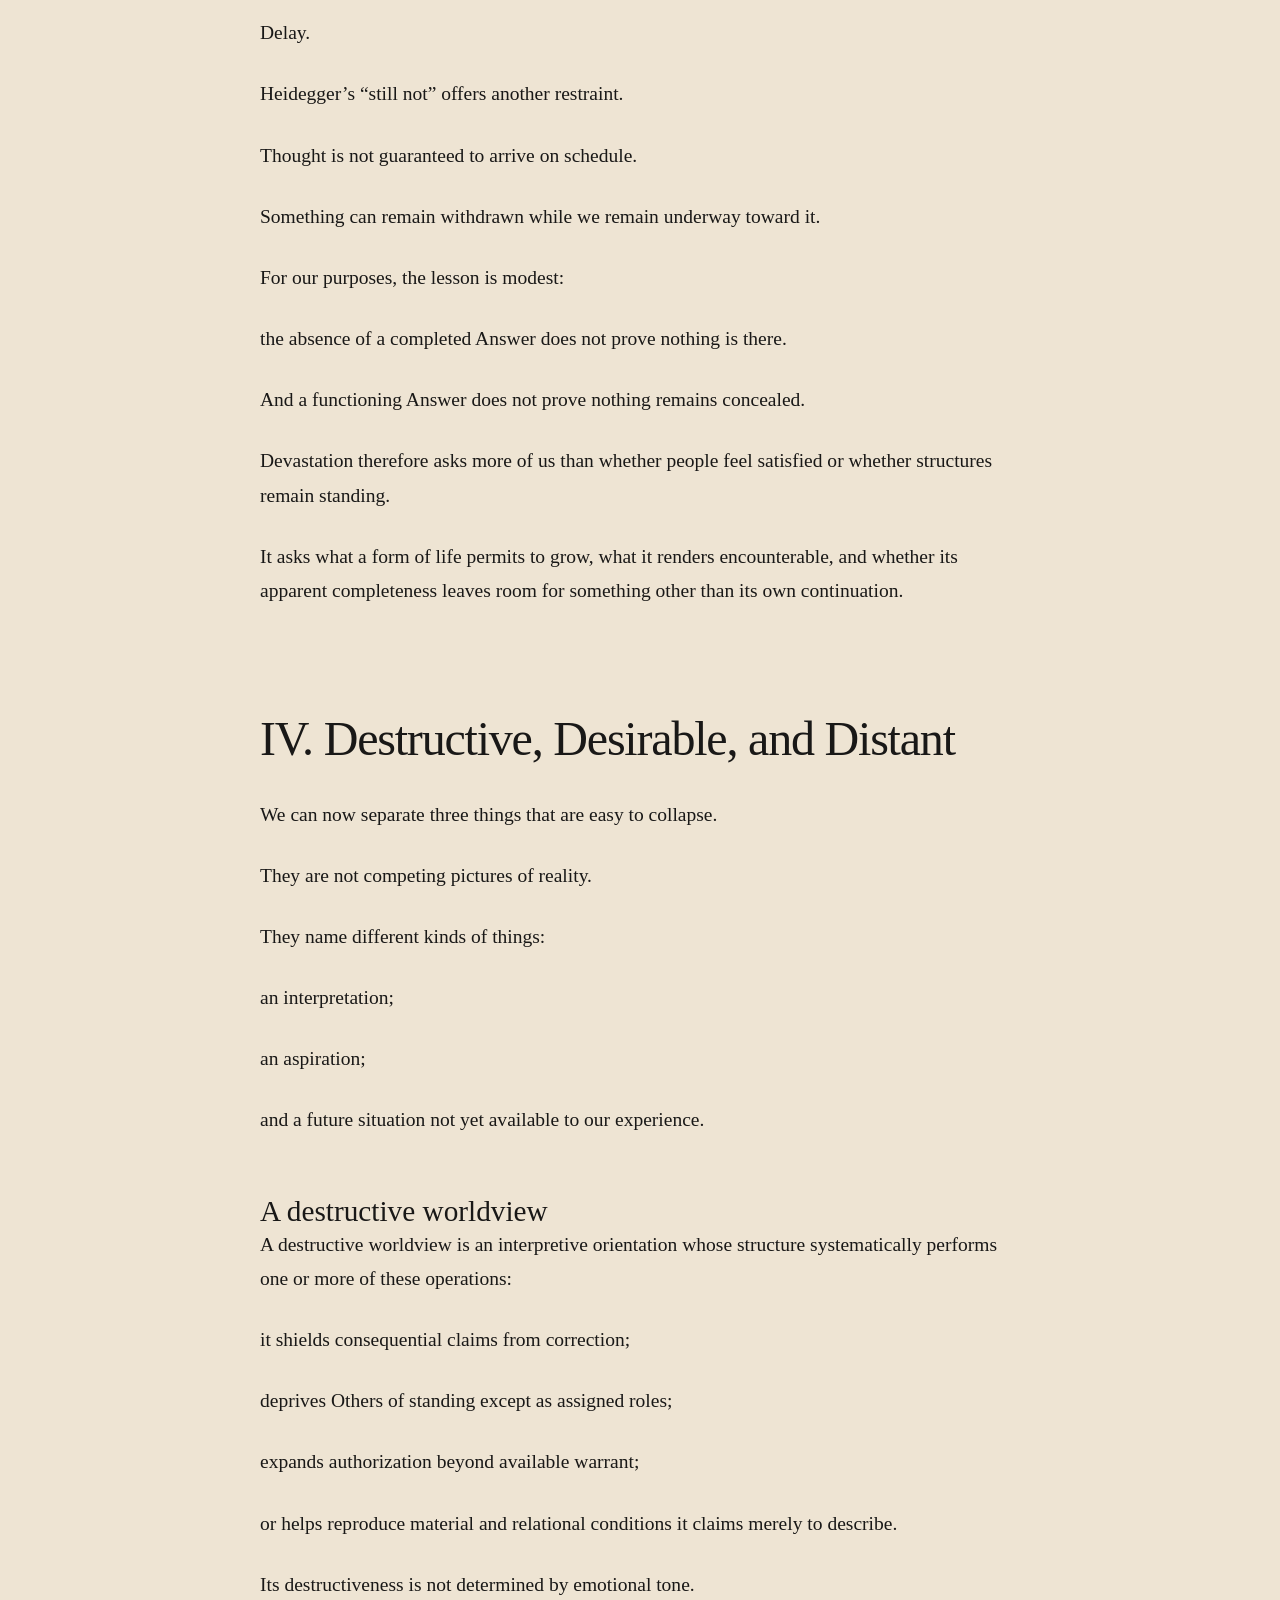
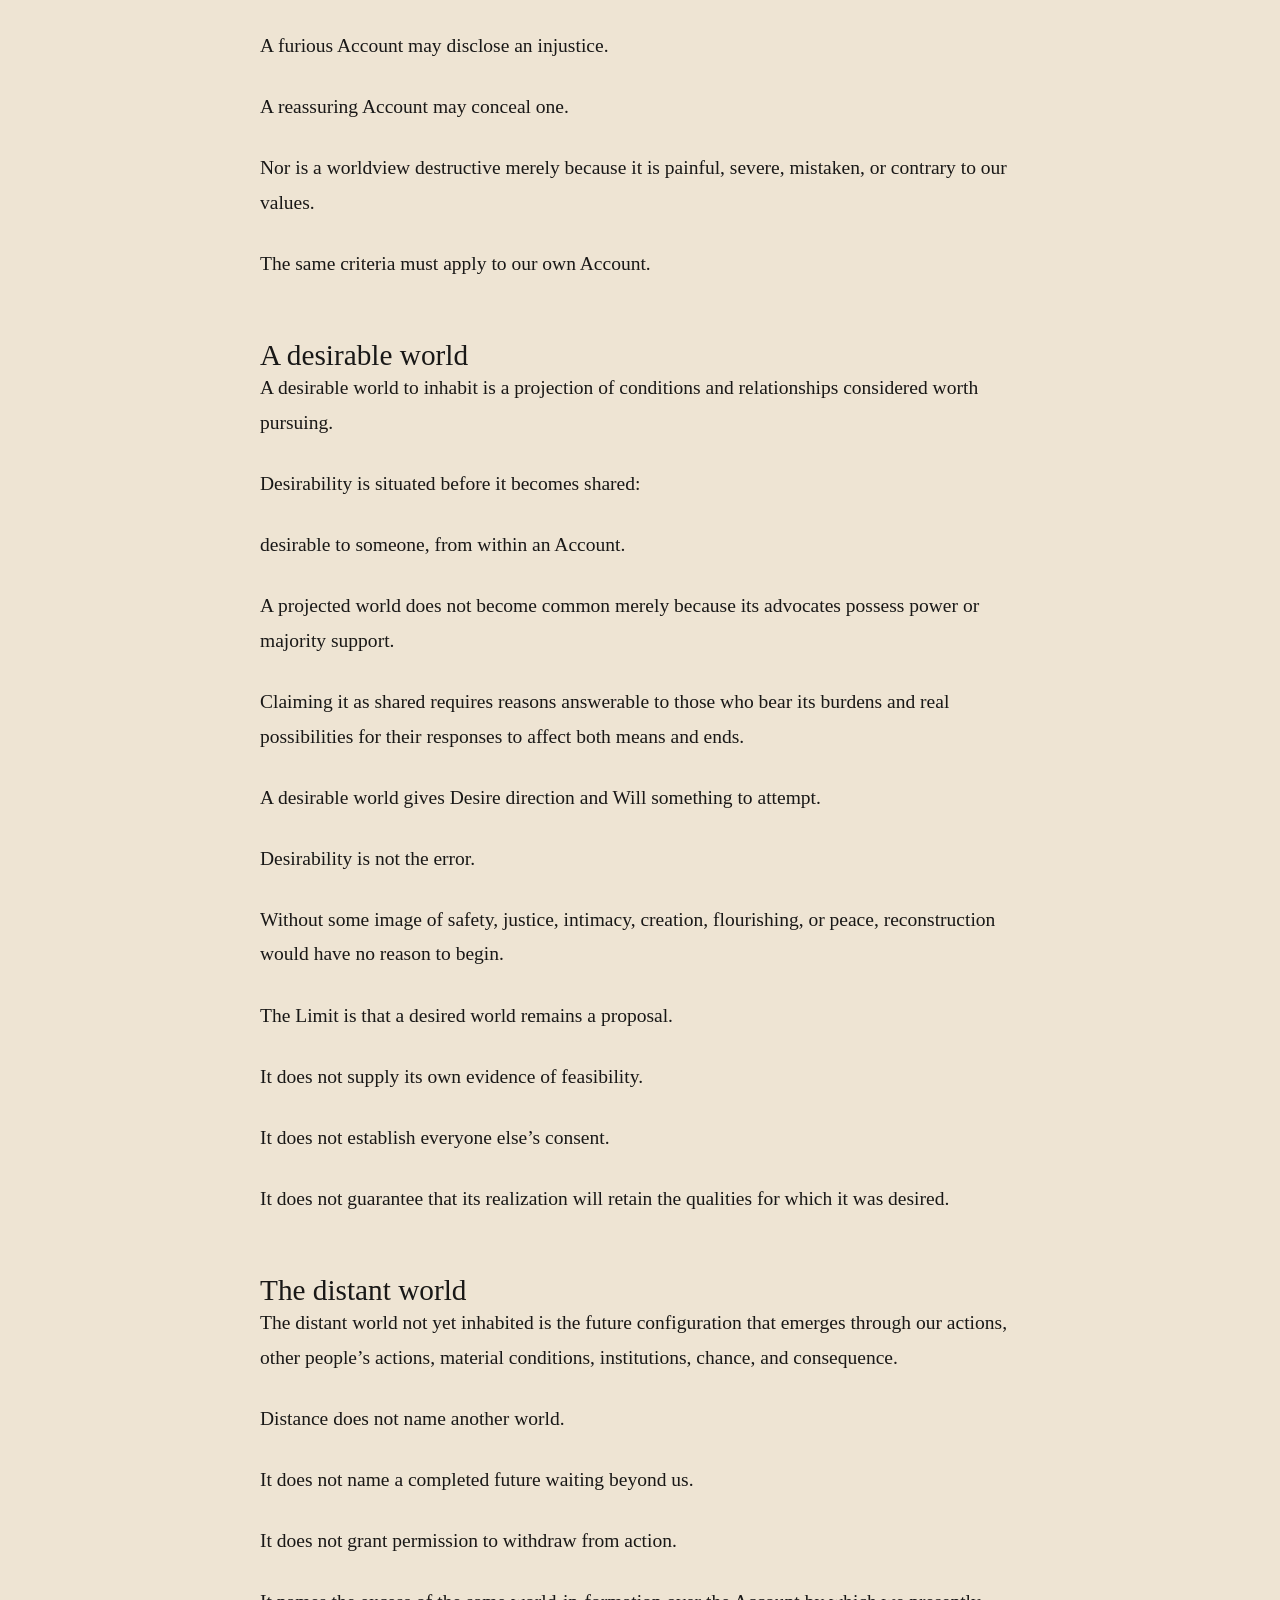
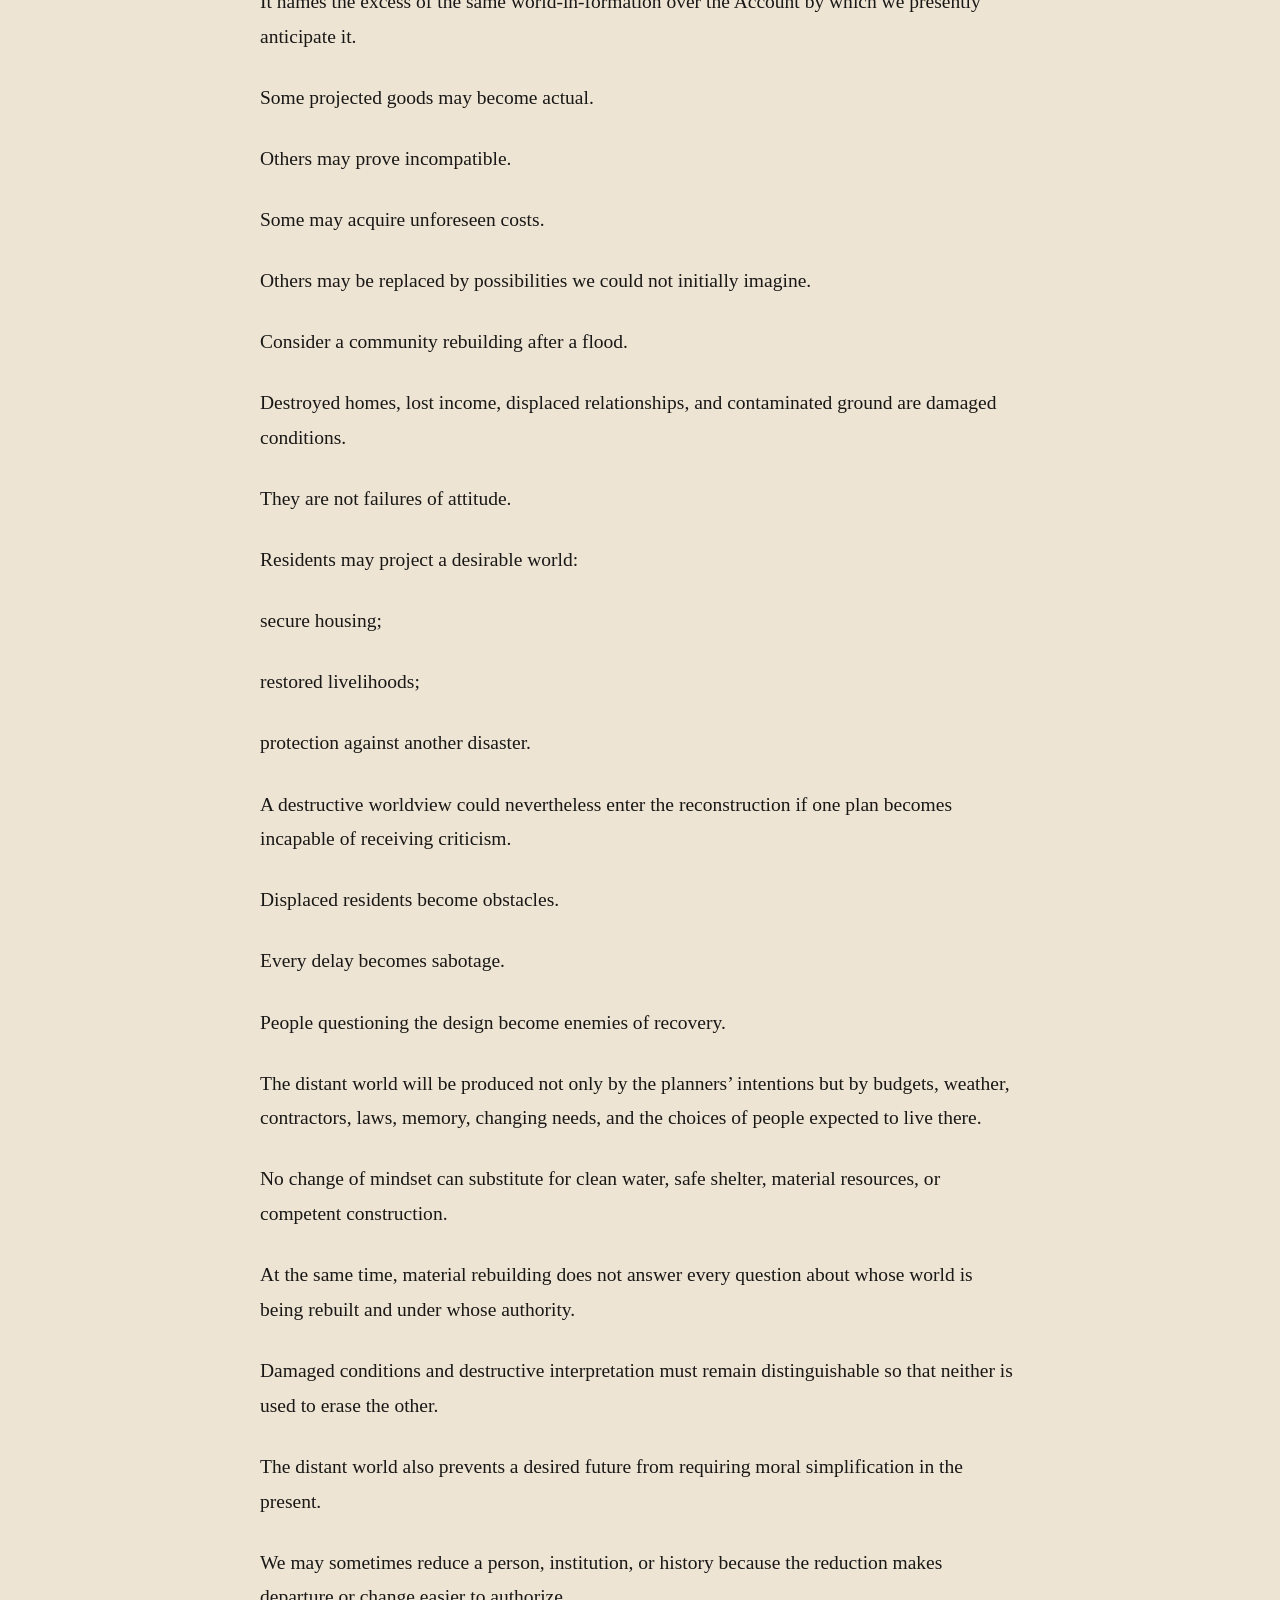
<file: the-distant-world.html>
<!doctype html>
<html lang="en"><head><meta charset="utf-8"><meta name="viewport" content="width=device-width, initial-scale=1"><title>The Distant World — Ed W Cannon</title><meta name="description" content="How can we respond to real injury and build a more desirable world while remaining answerable to those who will inhabit it?"><link rel="canonical" href="https://edwcannon.github.io/the-distant-world.html"><link rel="icon" href="favicon.svg" type="image/svg+xml"><link rel="stylesheet" href="styles.css"></head><body>
<header class="site-header">
<nav class="wrap nav">
<a class="brand" href="index.html#top">Ed W Cannon</a>
<div class="nav-links">
<a href="index.html#free-ebook">Free Downloads</a>
<a href="index.html#writing">Writing</a>
<a href="index.html#books">Books</a>
<a href="index.html#about">About</a>
</div>
</nav>
</header>
<main class="article-shell"><div class="wrap"><header class="article-header"><p class="meta">Free Article · Reconstruction</p><h1>The Distant World</h1><p class="subtitle">Pain, Desire, and the Accountability of Reconstruction</p><p class="small">By Ed W. Cannon and ChatGPT</p></header><article class="article-body source-text"><p>Collaboration note: This essay was conceived, argued, and written through sustained dialogue between Ed W. Cannon and ChatGPT. Its first-person plural names the philosophical position developed within that dialogue. Ed W. Cannon accepts responsibility for its publication, claims, and citations.</p><p>This essay contains spoilers for the Pain arc of Naruto.</p><h2>A Red Cloud Is Not the Whole Sky</h2><p>The Akatsuki of Masashi Kishimoto’s Naruto wear red clouds against black cloaks.</p><p>We need not claim that Kishimoto intended the proverb hiding within the image to notice its usefulness: anger clouds judgment.</p><p>Yet even that familiar warning is incomplete.</p><p>Anger can also disclose what comfort has hidden.</p><p>A person who has experienced war, exclusion, betrayal, poverty, abandonment, or violence may see injuries that a more protected observer has learned not to notice.</p><p>Nagato, one of the Akatsuki’s leaders, makes this complication difficult to avoid.</p><p>He experiences his home as the ground upon which more powerful communities conduct their wars. His pain informs a serious Account of injustice and a proposed route to peace.</p><p>That proposal also permits him to inflict catastrophic suffering upon people whose lives do not fit inside his remedy.</p><p>The problem is not unique to spectacular violence or fictional worlds.</p><p>People act every day through Accounts of what happened, who caused it, what others are like, and what must happen next. Those Accounts may help us survive, leave, resist, build, punish, protect, forgive, or hope.</p><p>They may also reduce other people until a desired future becomes easier to authorize.</p><p>The Account that justifies upheaval and the Account that calls the existing order natural remain answerable to the same question:</p><p>What does this interpretation permit us to do, and what remains capable of answering it?</p><p>This essay asks how a response to real injury can help build a more desirable world without treating its interpretation of that injury as authority over everyone who will inhabit the result.</p><p>Nietzsche’s wanderer and Heidegger’s devastation help us examine why the collapse of certainty does not ensure freedom, why consolation is not necessarily recovery, and why satisfaction can coexist with the obstruction of growth.</p><p>From there, we can distinguish three things:</p><p>a destructive worldview;</p><p>a desirable world to inhabit;</p><p>and the distant world not yet inhabited.</p><p>These distinctions will not tell us that every conflict is a misunderstanding or that damaged conditions can be repaired by adopting a kinder attitude.</p><p>They ask something narrower and more demanding:</p><p>What is this Account bringing forth? What future is it helping authorize? And what remains capable of answering it?</p><h2>I. Injury Is Real; Authority Does Not Follow Automatically</h2><p>Pain can teach.</p><p>Someone who has endured violence, exclusion, poverty, betrayal, or war may understand features of those conditions that remain invisible to people protected from them.</p><p>Anger can preserve that recognition when a more comfortable society would prefer to forget it.</p><p>Any philosophy of reconstruction that begins by treating anger as a defect—or consolation as the injured person’s first obligation—risks defending the conditions that produced the anger.</p><p>Yet the knowledge carried by suffering is neither simple nor unlimited.</p><p>To know that a condition is intolerable is not necessarily to know every cause that sustains it.</p><p>To recognize an injustice is not necessarily to know which intervention will end it.</p><p>To predict that an action will alter the situation is not yet to establish permission to perform it.</p><p>Testimony, explanation, prediction, capability, and authority may contribute to one another.</p><p>They are not interchangeable.</p><p>This distinction does not place the injured person’s pain on trial.</p><p>A harmful response may be understandable without becoming harmless.</p><p>Learning why someone acts destructively may enlarge our Account of them, reveal unmet needs, and change the kind of help or opposition appropriate to the situation.</p><p>It does not require those affected by the response to accept continued injury.</p><p>Empathy does not create an unlimited obligation to remain exposed.</p><p>Nor does uncertainty require passivity.</p><p>Refusing to intervene can preserve existing violence just as intervention can introduce new harm.</p><p>Protection, resistance, and collective change may be justified before every cause is known or every consequence secured.</p><p>Bounded understanding is a condition of action, not a command to wait forever.</p><p>The relevant question is therefore not:</p><p>Have we achieved certainty?</p><p>It is:</p><p>What does the available understanding warrant?</p><p>What is happening?</p><p>What must be interrupted?</p><p>Who bears the risks of the proposed response?</p><p>What opportunities remain for those affected to challenge its direction?</p><p>The difficult movement occurs when an Account of injury becomes a mandate over the world that follows it.</p><p>A person may rightly identify what must not continue while imagining a future whose feasibility, desirability, and costs remain unsettled.</p><p>Sincerity cannot settle those questions.</p><p>Neither can endurance.</p><p>Neither can predictive confidence.</p><p>Neither can power.</p><p>An actor may succeed in imposing an intervention while failing to create the life that was supposed to justify it.</p><p>This is why pain does not permit everything performed in its name.</p><p>The point is not to separate feeling from reason, as though the injured person becomes trustworthy only after becoming calm.</p><p>It is to preserve the distinction between what pain may help someone recognize and what that recognition authorizes them to require of Others.</p><p>Others’ standing does not depend on their ability to defeat the actor’s Account in argument or supply a complete alternative.</p><p>Their standing arises because the intervention reorganizes lives the actor neither authors nor exhaustively understands.</p><p>The problem is not whether people should seek change.</p><p>It is how an interpretation of what has happened acquires jurisdiction over people who will also have to inhabit what happens next.</p><h2>II. Nietzsche: Losing Certainty and Seeking Shelter</h2><p>The removal of an inherited certainty does not necessarily produce freedom.</p><p>It may produce exposure.</p><p>Nietzsche stages this problem in “The Shadow,” late in Thus Spake Zarathustra.</p><p>The wanderer who follows Zarathustra has crossed prohibitions, abandoned reverence, and traveled beyond convictions that once gave him orientation.</p><p>He has acquired suspicion without acquiring a destination.</p><p>His liberation has left him unable to say where he belongs or what deserves his loyalty.</p><p>Zarathustra does not simply congratulate him for escaping illusion.</p><p>He recognizes another danger.</p><p>A person exhausted by openness may become newly vulnerable to closure.</p><p>Nietzsche warns that a narrow faith or rigid delusion may become attractive precisely because whatever is fixed has begun to feel like relief.</p><p>The warning complicates any easy story in which dismantling a false worldview is sufficient.</p><p>Criticism can remove an Answer without restoring the conditions under which a person can live, choose, and create.</p><p>That vulnerability matters for reconstruction.</p><p>A worldview may become attractive not only because someone believes it true, but because it gives form to a future they need permission to pursue.</p><p>It can relieve ambiguity.</p><p>Gather anger into direction.</p><p>Identify obstacles.</p><p>Reduce the guilt attached to leaving something behind.</p><p>None of those functions proves the worldview false.</p><p>They do, however, give us reason to ask what the belief is providing in addition to explanation—and what it must ignore to keep providing it.</p><p>Nietzsche’s later desert scenes refuse to make the answer simple.</p><p>Warmth, sensuality, laughter, parody, worship, dependence, foolishness, and renewal remain entangled.</p><p>That ambiguity supplies a useful Limit for the present argument.</p><p>A desirable image can help someone survive, imagine alternatives, and resume participation in the world.</p><p>It can also become a shelter whose governing expectations are protected from whatever the world might answer.</p><p>The difference cannot be read from emotional tone alone.</p><p>A severe interpretation may remain open to correction.</p><p>A reassuring one may absorb every contradiction.</p><p>Pleasure does not prove evasion.</p><p>Pain does not prove truth.</p><p>The shadow’s danger is not that he wants relief.</p><p>Disorientation has altered what relief can persuade him to accept.</p><p>Having lost a world that organized his movement, he may mistake a new enclosure for recovered direction.</p><p>We therefore cannot judge an interpretation only by whether it feels hopeful, coherent, or empowering.</p><p>We must ask what becomes encounterable within it:</p><p>Can evidence alter it?</p><p>Can another person appear as more than a role?</p><p>Can its desired future be revised by those who would share it?</p><p>Nietzsche does not supply a procedural ethics of reconstruction in these scenes, and we should not recruit him as though he had.</p><p>What he gives us is a more difficult beginning:</p><p>release from inherited certainty can coexist with a longing for new confinement.</p><p>Consolation can participate in either renewed life or renewed closure.</p><p>To distinguish them, we have to ask not only what an Account destroys, but what forms of growth, encounter, and response it still permits.</p><h2>III. Heidegger: Devastation Can Coexist With Satisfaction</h2><p>Heidegger gives the wasteland a severity that cannot be measured by misery alone.</p><p>In What Is Called Thinking?, he distinguishes devastation from destruction.</p><p>Destruction removes what has already grown or been built.</p><p>Devastation reaches further.</p><p>It establishes and spreads conditions that block future growth and prevent further building.</p><p>A ruined structure may be visible.</p><p>A devastated capacity may remain concealed precisely because familiar activities continue.</p><p>This is why devastation, in Heidegger’s account, can accompany a high standard of living or an organized condition of happiness.</p><p>For our argument, this means satisfaction is not sufficient evidence that a form of life remains open to what could challenge or transform it.</p><p>People may receive what an arrangement has trained them to expect while becoming less able to encounter anything outside its terms.</p><p>The problem is not that happiness is secretly false or that suffering is more philosophically serious.</p><p>It is that a condition may meet its own standards while steadily narrowing the possibilities by which those standards could be questioned.</p><p>Heidegger also rejects the familiar performance of civilizational despair.</p><p>Whatever provokes thought need not be gloomy.</p><p>Joyful, beautiful, mysterious, and gracious things also give food for thought.</p><p>This refusal helps us avoid treating a destructive worldview as merely a dark one.</p><p>An Account can announce disaster everywhere while remaining closed to actual damage, partial goods, or possibilities of repair.</p><p>Another can announce prosperity while arranging every consequence as proof that its system works.</p><p>The tone changes.</p><p>The immunity remains.</p><p>In both cases, the verdict arrives before the world is permitted to answer.</p><p>Our concern is therefore not whether an Account feels optimistic or pessimistic.</p><p>It is whether the Account has become so encompassing that its bearer no longer experiences it as an Account.</p><p>Prediction, order, or coherence may appear to eliminate the need for further encounter.</p><p>Whatever does not fit becomes noise.</p><p>Ignorance.</p><p>Disloyalty.</p><p>Delay.</p><p>Heidegger’s “still not” offers another restraint.</p><p>Thought is not guaranteed to arrive on schedule.</p><p>Something can remain withdrawn while we remain underway toward it.</p><p>For our purposes, the lesson is modest:</p><p>the absence of a completed Answer does not prove nothing is there.</p><p>And a functioning Answer does not prove nothing remains concealed.</p><p>Devastation therefore asks more of us than whether people feel satisfied or whether structures remain standing.</p><p>It asks what a form of life permits to grow, what it renders encounterable, and whether its apparent completeness leaves room for something other than its own continuation.</p><h2>IV. Destructive, Desirable, and Distant</h2><p>We can now separate three things that are easy to collapse.</p><p>They are not competing pictures of reality.</p><p>They name different kinds of things:</p><p>an interpretation;</p><p>an aspiration;</p><p>and a future situation not yet available to our experience.</p><h3>A destructive worldview</h3><p>A destructive worldview is an interpretive orientation whose structure systematically performs one or more of these operations:</p><p>it shields consequential claims from correction;</p><p>deprives Others of standing except as assigned roles;</p><p>expands authorization beyond available warrant;</p><p>or helps reproduce material and relational conditions it claims merely to describe.</p><p>Its destructiveness is not determined by emotional tone.</p><p>A furious Account may disclose an injustice.</p><p>A reassuring Account may conceal one.</p><p>Nor is a worldview destructive merely because it is painful, severe, mistaken, or contrary to our values.</p><p>The same criteria must apply to our own Account.</p><h3>A desirable world</h3><p>A desirable world to inhabit is a projection of conditions and relationships considered worth pursuing.</p><p>Desirability is situated before it becomes shared:</p><p>desirable to someone, from within an Account.</p><p>A projected world does not become common merely because its advocates possess power or majority support.</p><p>Claiming it as shared requires reasons answerable to those who bear its burdens and real possibilities for their responses to affect both means and ends.</p><p>A desirable world gives Desire direction and Will something to attempt.</p><p>Desirability is not the error.</p><p>Without some image of safety, justice, intimacy, creation, flourishing, or peace, reconstruction would have no reason to begin.</p><p>The Limit is that a desired world remains a proposal.</p><p>It does not supply its own evidence of feasibility.</p><p>It does not establish everyone else’s consent.</p><p>It does not guarantee that its realization will retain the qualities for which it was desired.</p><h3>The distant world</h3><p>The distant world not yet inhabited is the future configuration that emerges through our actions, other people’s actions, material conditions, institutions, chance, and consequence.</p><p>Distance does not name another world.</p><p>It does not name a completed future waiting beyond us.</p><p>It does not grant permission to withdraw from action.</p><p>It names the excess of the same world-in-formation over the Account by which we presently anticipate it.</p><p>Some projected goods may become actual.</p><p>Others may prove incompatible.</p><p>Some may acquire unforeseen costs.</p><p>Others may be replaced by possibilities we could not initially imagine.</p><p>Consider a community rebuilding after a flood.</p><p>Destroyed homes, lost income, displaced relationships, and contaminated ground are damaged conditions.</p><p>They are not failures of attitude.</p><p>Residents may project a desirable world:</p><p>secure housing;</p><p>restored livelihoods;</p><p>protection against another disaster.</p><p>A destructive worldview could nevertheless enter the reconstruction if one plan becomes incapable of receiving criticism.</p><p>Displaced residents become obstacles.</p><p>Every delay becomes sabotage.</p><p>People questioning the design become enemies of recovery.</p><p>The distant world will be produced not only by the planners’ intentions but by budgets, weather, contractors, laws, memory, changing needs, and the choices of people expected to live there.</p><p>No change of mindset can substitute for clean water, safe shelter, material resources, or competent construction.</p><p>At the same time, material rebuilding does not answer every question about whose world is being rebuilt and under whose authority.</p><p>Damaged conditions and destructive interpretation must remain distinguishable so that neither is used to erase the other.</p><p>The distant world also prevents a desired future from requiring moral simplification in the present.</p><p>We may sometimes reduce a person, institution, or history because the reduction makes departure or change easier to authorize.</p><p>Once the desired conditions have been named directly, however, the reduction may no longer be necessary.</p><p>We may still leave.</p><p>Resist.</p><p>Rebuild.</p><p>Refuse.</p><p>But the decision should survive without requiring the reduction.</p><p>The distant world does not counsel withdrawal until Reality reveals a complete design.</p><p>Distance names the excess that remains while we participate.</p><p>Desire proposes.</p><p>Imagination gives possible form.</p><p>Will acts under Limit.</p><p>Reality answers through resistance, affordance, consequence, and the independent actions of Others.</p><p>But no Answer arrives with its own interpretation attached.</p><p>We remain responsible for discerning what a failure, refusal, success, or surprise warrants.</p><p>Most importantly, Others do not enter the future as occupants of a world already completed in our minds.</p><p>They also interpret.</p><p>Desire.</p><p>Imagine.</p><p>Act.</p><p>Answer.</p><p>Their participation may revise the means of reconstruction.</p><p>Sometimes it may revise the end itself.</p><p>To work toward a desirable world responsibly is therefore not to abandon aspiration.</p><p>It is to allow the world we eventually inhabit—and the people who will inhabit it with us—to exceed the world we presently know how to desire.</p><h2>V. Nagato: The Desired Peace and the World That Answers</h2><p>Nagato gives these distinctions narrative consequence.</p><p>As a child in the Hidden Rain, he experiences a small country becoming the battlefield on which larger powers pursue their interests.</p><p>His parents are killed.</p><p>He forms a bond with Yahiko and Konan.</p><p>He trains under Jiraiya.</p><p>Later, betrayal and Yahiko’s death transform an aspiration already shaped by war, friendship, power, and loss.</p><p>Reducing Nagato to trauma would miss what his Account sees.</p><p>The stability of powerful villages may be purchased through devastation displaced onto weaker communities, while each side experiences its own violence as justice and the reply as evil.</p><p>By destroying the Hidden Leaf, Nagato forces its people toward the position from which he learned to judge the shinobi world.</p><p>This symmetry does not make the acts equivalent.</p><p>It prevents the Leaf from speaking as though only its suffering counts.</p><p>Nagato does not promise permanent happiness.</p><p>He proposes catastrophic deterrence.</p><p>Fear and shared knowledge of pain would interrupt war.</p><p>When memory faded and conflict returned, devastation would renew another interval of peace.</p><p>His desirable world is therefore not naïvely utopian.</p><p>It anticipates recurrence.</p><p>That makes its ethics more severe.</p><p>Some population must become the experience through which everyone else relearns restraint.</p><p>The injured person’s knowledge of pain becomes authority to select who will next be made instructive.</p><p>Here the difference between intervention and reconstruction becomes decisive.</p><p>A weapon may alter incentives and stop visible war without establishing the desirable world invoked to justify it.</p><p>Scarcity may persist.</p><p>Conflict may move elsewhere.</p><p>Survivors may organize around the catastrophe imposed upon them.</p><p>Control may pass to someone with different ambitions.</p><p>These are counterfactual tests, not predictions the story establishes as facts.</p><p>They ask what Nagato’s Account can receive as an Answer.</p><p>If people remain unhappy, resist, or produce new forms of conflict, can their responses revise the plan?</p><p>Or do they merely confirm that humanity requires another lesson in pain?</p><p>A worldview becomes destructive partly through the role it assigns to contradiction.</p><p>Nagato’s system can interpret renewed war as evidence that the weapon must be used again.</p><p>Failure activates the mechanism.</p><p>Temporary success vindicates it.</p><p>The Account becomes difficult to answer from within itself.</p><p>Naruto’s response should not receive immunity merely because the story favors him.</p><p>Naruto does not offer an institutional design capable of replacing Nagato’s deterrence.</p><p>He admits that he does not yet know how peace will be achieved.</p><p>As policy, this is radically incomplete.</p><p>As an ethical answer, however, its incompleteness matters.</p><p>Naruto refuses to convert the absence of a guaranteed solution into permission to administer mass suffering.</p><p>He preserves a desirable world without claiming that he already possesses the distant one.</p><p>Nagato’s Revision is equally important.</p><p>Naruto does not defeat Nagato’s history with a syllogism.</p><p>Their encounter recalls earlier commitments, relationships, and a self Nagato’s present Account had not erased.</p><p>Nagato stops the attack and restores those killed in the assault.</p><p>This neither makes the destruction harmless nor proves Naruto’s hope sufficient.</p><p>It shows why accountability need not reduce a person to their Account.</p><p>Nagato’s suffering remains real.</p><p>His analysis retains insights.</p><p>His conduct remains answerable.</p><p>His capacity for Revision remains his.</p><p>The case leaves us with a test applicable far beyond fiction:</p><p>When a proposal encounters people who continue to suffer or dissent after it succeeds on its own terms, are they permitted to become evidence about the proposal?</p><p>An aspiration adequate to a shared future must leave those affected standing not only as lives to be protected, but as participants in determining what protection, peace, and reconstruction come to mean.</p><h2>VI. Reconstructing Without Claiming Sovereignty</h2><p>Responsible reconstruction cannot wait for complete understanding.</p><p>A person may need to leave a dangerous room before learning why everyone inside behaved as they did.</p><p>A community may need to stop an assault, provide shelter, or replace contaminated water before agreeing on a final Account of responsibility.</p><p>Limit does not require passivity, unanimity, or the smallest possible action.</p><p>It requires that the jurisdiction of an action remain proportionate to the warrant available for it.</p><p>That principle changes the question from:</p><p>Do we know enough?</p><p>to:</p><p>What does what we know entitle us to do?</p><p>We may know enough to interrupt conduct without knowing enough to condemn the person completely.</p><p>We may know enough to begin a repair without knowing which arrangement will ultimately prove best.</p><p>We may know enough to refuse one proposal without possessing the proposal that should replace it.</p><p>Bounded action becomes possible because justification is attached to a particular intervention rather than a fantasy of exhaustive knowledge.</p><p>The distinction matters in ordinary social judgment as much as in spectacular political projects.</p><p>In a city where poverty, homelessness, addiction, untreated illness, disorder, and wealth occupy the same streets, people encounter conduct that can be frightening, exhausting, intrusive, generous, funny, or heartbreaking.</p><p>Some concerns are concrete.</p><p>A threat occurred.</p><p>Property was damaged.</p><p>Someone needs medical attention.</p><p>A walkway is blocked.</p><p>A person has nowhere safe to sleep.</p><p>Those conditions should not be dissolved into a lesson about perception.</p><p>But an Account may move quickly from a particular encounter to an entire kind of person.</p><p>They are dangerous.</p><p>They do not want help.</p><p>They ruin every place they enter.</p><p>They are the reason this city is becoming unlivable.</p><p>The Account does not remain inside the observer.</p><p>It informs what becomes noticeable.</p><p>Which explanations remain credible.</p><p>Whom policy treats as a neighbor.</p><p>Which removals begin to feel self-evidently justified.</p><p>Calling such a worldview destructive does not make our description of its bearer exhaustive.</p><p>It does not require reducing them to villain, bigot, coward, or fool.</p><p>The Account may have formed through fear, repeated frustration, inherited categories, public rhetoric, personal injury, or concern for people also living under difficult conditions.</p><p>To examine its formation is not to excuse the contempt it may produce.</p><p>It is to ask:</p><p>What is this Account bringing forth?</p><p>What desirable world is it attempting to secure?</p><p>And what does it require us not to see?</p><p>Perhaps the desired world is safer.</p><p>Cleaner.</p><p>Quieter.</p><p>Easier to inhabit.</p><p>Those are not shameful desires.</p><p>Yet a destructive worldview may authorize them by turning people who complicate that future into refuse to be displaced.</p><p>Once desirable conditions are named directly, the reduction is no longer necessary.</p><p>Safety can be pursued as safety.</p><p>Sanitation as sanitation.</p><p>Housing, treatment, public access, and protection from violence can be argued for as distinct goods whose means and burdens remain open to examination.</p><p>The distant world then asks questions the original image cannot answer alone.</p><p>Where do displaced people go?</p><p>What happens to the neighborhood that receives them?</p><p>Does an enforcement strategy reduce danger or move it out of sight?</p><p>Does a shelter restore agency or merely administer bodies?</p><p>Which residents gain freedom?</p><p>Which lose it?</p><p>What new institutions acquire power?</p><p>A policy may improve one condition and worsen another.</p><p>Recognizing that possibility does not discredit action.</p><p>It makes consequence relevant to Revision.</p><p>No general orientation can decide every conflict in advance.</p><p>Still, reconstruction becomes more answerable when it includes independent evidence, proportionate interventions, opportunities for challenge, and intelligible conditions for stopping or revising a course.</p><p>Reversible steps deserve preference where delay and reversal are genuinely possible.</p><p>Urgent danger may justify decisive action where they are not.</p><p>People who bear the risks should possess standing to speak, though no single objection automatically decides the matter.</p><p>When intervention causes avoidable harm, responsibility includes repair rather than merely explaining why the original intention was sincere.</p><p>These safeguards do not constitute a machine for generating justice.</p><p>A corrigible plan may remain unjust.</p><p>A popular plan may remain destructive.</p><p>Regard requires more than consultation performed after the important decisions have already been made.</p><p>It requires allowing an Other to appear as someone whose Account, Preference, and Will can alter the shared undertaking—not merely as another data point to be absorbed into ours.</p><p>Revision must therefore be permitted to reach ends as well as means.</p><p>We often imagine accountability as improving the route while preserving the destination untouched.</p><p>But encounter may reveal that the desirable world excluded a necessary good, distributed its costs unfairly, or could become more desirable through a possibility no original planner supplied.</p><p>The future does not merely grade our execution of the plan.</p><p>It may teach us to want differently.</p><p>This is reconstruction without sovereignty.</p><p>Desire proposes a world worth inhabiting.</p><p>Imagination supplies forms it might take.</p><p>Will begins the work.</p><p>Limit restrains the jurisdiction claimed for present understanding.</p><p>Regard preserves the standing of Others.</p><p>Reality retains appeal through consequences no Account can settle in advance.</p><p>None of these guarantees innocence.</p><p>None guarantees success.</p><p>Together they preserve conditions under which action can remain answerable to something beyond its own momentum.</p><p>The distant world is not authored elsewhere while we wait.</p><p>We help bring it forth through every intervention, refusal, institution, relationship, and repair.</p><p>But we never author it alone.</p><p>To participate responsibly is to act with enough commitment to change what should not continue and enough openness to be changed by what our action allows us to meet.</p><h2>A Horizon, Not a Guarantee</h2><p>A red cloud may announce a storm.</p><p>Obscure the sky.</p><p>Or pass through a horizon larger than itself.</p><p>It is evidence.</p><p>Not the whole world.</p><p>The same is true of pain, consolation, fear, anger, and hope.</p><p>Each may disclose something real.</p><p>None acquires final jurisdiction merely because it feels complete.</p><p>This argument does not ask an injured person to become calm before acting.</p><p>It does not ask a frightened neighbor to deny danger.</p><p>It does not ask a community to postpone repair until every consequence is known.</p><p>It asks that suffering be recognized without becoming permission for everything done in its name.</p><p>That desirable futures guide action without becoming guarantees.</p><p>And that Others remain participants in the world our choices help produce.</p><p>The distant world is not a perfected future waiting behind present difficulty.</p><p>It names the world that will answer our plans through material conditions, unforeseen consequences, and people whose lives exceed the roles assigned to them.</p><p>Remaining answerable to that distance will not make every decision innocent.</p><p>It does preserve the possibility that success, failure, resistance, and encounter can teach us something our original aspiration did not contain.</p><p>We may therefore act without claiming sovereignty.</p><p>Revise without abandoning commitment.</p><p>Understand a person without either condoning their conduct or reducing them to it.</p><p>The aim is not to desire less.</p><p>It is to desire and build in ways that leave Reality—and one another—standing to answer.</p><p>We can work toward a world worth inhabiting while remaining answerable to the world, and the people, we actually meet.</p><h2>Sources and Further Reading</h2><p>1.	Friedrich Nietzsche, Thus Spake Zarathustra: A Book for All and None, trans. Thomas Common, 2nd ed., Part IV, especially “The Shadow,” “Among Daughters of the Desert,” “The Awakening,” and “The Ass-Festival.”
	2.	Martin Heidegger, What Is Called Thinking?, trans. Fred D. Wieck and J. Glenn Gray, especially pp. 29–36.
	3.	Masashi Kishimoto, Naruto, vol. 47, ch. 436, “Peace.”
	4.	Masashi Kishimoto, Naruto, vol. 48, chs. 444–449, especially ch. 447, “I Believe,” and ch. 449.</p></article><div class="article-end"><a class="back-link" href="index.html#writing">Back to Writing</a></div></div></main><footer class="site-footer"><div class="wrap">© 2026 Ed W Cannon</div></footer></body></html>
</file>
<file: styles.css>
:root {
  --paper: #eee4d3;
  --paper-deep: #e4d7c2;
  --ink: #191817;
  --muted: #665f57;
  --navy: #07182b;
  --navy-soft: #0d243d;
  --gold: #b69458;
  --gold-soft: #d1b77f;
  --crimson: #8c3040;
  --sage: #6d7966;
  --line: rgba(31, 26, 21, .18);
  --sans: "Avenir Next", Avenir, "Helvetica Neue", Arial, sans-serif;
  --serif: "Iowan Old Style", "Palatino Linotype", "Book Antiqua", Palatino, Georgia, serif;
}

* { box-sizing: border-box; }
html { scroll-behavior: smooth; }
body {
  margin: 0;
  color: var(--ink);
  background:
    radial-gradient(circle at 15% 5%, rgba(182,148,88,.08), transparent 28rem),
    var(--paper);
  font-family: var(--serif);
  line-height: 1.6;
}
img { display: block; max-width: 100%; }
a { color: inherit; }
button, input { font: inherit; }
.wrap { width: min(1140px, calc(100% - 42px)); margin: 0 auto; }

.site-header {
  position: relative;
  z-index: 5;
  border-bottom: 1px solid var(--line);
  background: rgba(238,228,211,.94);
  backdrop-filter: blur(8px);
}
.nav {
  min-height: 76px;
  display: flex;
  align-items: center;
  justify-content: space-between;
  gap: 28px;
}
.brand {
  text-decoration: none;
  font-size: 1.22rem;
  letter-spacing: .025em;
}
.nav-links {
  display: flex;
  flex-wrap: wrap;
  gap: 24px;
  font: 650 .73rem/1 var(--sans);
  letter-spacing: .14em;
  text-transform: uppercase;
}
.nav-links a { text-decoration: none; }
.nav-links a:hover { color: var(--crimson); }

.hero {
  position: relative;
  overflow: hidden;
  padding: clamp(78px, 10vw, 136px) 0 clamp(82px, 11vw, 145px);
  border-bottom: 1px solid var(--line);
}
.hero::before,
.books::before {
  content: "";
  position: absolute;
  width: 520px;
  height: 520px;
  border: 1px solid rgba(182,148,88,.19);
  border-radius: 50%;
  right: -250px;
  top: -250px;
  box-shadow:
    -90px 160px 0 -89px rgba(182,148,88,.22),
    -230px 280px 0 -229px rgba(182,148,88,.17);
  pointer-events: none;
}
.eyebrow, .section-label, .meta {
  margin: 0;
  font: 700 .75rem/1.25 var(--sans);
  letter-spacing: .18em;
  text-transform: uppercase;
}
.eyebrow, .section-label { color: var(--crimson); }
.hero h1 {
  max-width: 850px;
  margin: 20px 0 0;
  font-size: clamp(4.4rem, 11vw, 8.8rem);
  font-weight: 400;
  line-height: .89;
  letter-spacing: -.05em;
}
.hero-copy {
  max-width: 700px;
  margin: 36px 0 0;
  color: var(--muted);
  font-size: clamp(1.13rem, 2.1vw, 1.42rem);
}
.hero-mark {
  display: inline-flex;
  align-items: center;
  gap: 10px;
  margin-top: 32px;
  color: var(--gold);
  font: 600 .72rem/1 var(--sans);
  letter-spacing: .13em;
  text-transform: uppercase;
}
.hero-mark::before {
  content: "";
  width: 42px;
  height: 1px;
  background: currentColor;
}

section { position: relative; padding: clamp(74px, 9vw, 116px) 0; }
.section-label { margin-bottom: 38px; }
h2 {
  margin: 0;
  font-size: clamp(2.55rem, 5.5vw, 4.7rem);
  line-height: .98;
  font-weight: 400;
  letter-spacing: -.035em;
}
h3 {
  margin: 0;
  font-size: clamp(1.75rem, 3vw, 2.5rem);
  line-height: 1.06;
  font-weight: 400;
}
.deck {
  margin: 18px 0 0;
  max-width: 680px;
  color: var(--muted);
  font-size: 1.12rem;
}
.small { font: .85rem/1.55 var(--sans); color: var(--muted); }

.free-book {
  overflow: hidden;
  border-bottom: 1px solid var(--line);
}
.free-grid {
  display: grid;
  grid-template-columns: minmax(260px, .78fr) 1.25fr;
  gap: clamp(48px, 8vw, 105px);
  align-items: center;
}
.cover-frame {
  position: relative;
  max-width: 440px;
}
.cover-frame::after {
  content: "";
  position: absolute;
  inset: 18px -18px -18px 18px;
  border: 1px solid rgba(140,48,64,.27);
  z-index: -1;
}
.cover-frame img {
  width: 100%;
  box-shadow: 0 28px 62px rgba(42,25,10,.18);
}
.free-copy .section-label { margin-bottom: 20px; }
.free-copy h2 { max-width: 660px; }
.free-copy p {
  max-width: 630px;
  color: var(--muted);
  font-size: 1.11rem;
}
.signup-box {
  margin-top: 34px;
  padding: 24px;
  border: 1px solid rgba(140,48,64,.25);
  background: rgba(255,255,255,.22);
}
.signup-box strong {
  display: block;
  margin-bottom: 8px;
  font: 700 .74rem/1.2 var(--sans);
  letter-spacing: .12em;
  text-transform: uppercase;
  color: var(--crimson);
}
.button-row { display: flex; flex-wrap: wrap; gap: 12px; margin-top: 25px; }
.btn {
  display: inline-flex;
  justify-content: center;
  align-items: center;
  min-height: 48px;
  padding: 0 19px;
  border: 1px solid var(--navy);
  border-radius: 0;
  text-decoration: none;
  background: var(--navy);
  color: #f7efe0;
  font: 700 .72rem/1 var(--sans);
  letter-spacing: .11em;
  text-transform: uppercase;
}
.btn:hover { background: var(--navy-soft); }
.btn.secondary { background: transparent; color: var(--navy); }
.btn.gold { border-color: var(--gold); background: var(--gold); color: var(--navy); }
[data-config-link][hidden] { display: none !important; }

.writing {
  border-bottom: 1px solid var(--line);
}
.writing-grid {
  display: grid;
  grid-template-columns: .74fr 1.26fr;
  gap: clamp(48px, 8vw, 100px);
  align-items: start;
}
.article-card {
  border-top: 2px solid var(--ink);
  padding-top: 24px;
}
.article-card .meta { color: var(--crimson); margin-bottom: 15px; }
.article-card .subtitle {
  margin: 15px 0 0;
  font-size: 1.16rem;
  font-style: italic;
  color: var(--muted);
}
.article-card .summary {
  margin: 24px 0 0;
  color: var(--muted);
  font-size: 1.08rem;
}

.books {
  overflow: hidden;
  background: var(--navy);
  color: #f2e7d4;
}
.books::before {
  right: auto;
  left: -330px;
  top: 160px;
  border-color: rgba(182,148,88,.22);
}
.books .section-label { color: var(--gold-soft); }
.books-intro {
  display: flex;
  justify-content: space-between;
  align-items: end;
  gap: 36px;
  margin-bottom: 52px;
}
.books-intro p {
  max-width: 480px;
  margin: 0;
  color: #b9ad9b;
}
.book-grid {
  display: grid;
  grid-template-columns: repeat(3, 1fr);
  gap: clamp(24px, 3.4vw, 42px);
}
.book {
  position: relative;
}
.book-cover {
  aspect-ratio: 2/3;
  overflow: hidden;
  border: 1px solid rgba(209,183,127,.28);
  background: #0b1d31;
  box-shadow: 0 24px 45px rgba(0,0,0,.2);
}
.book-cover img {
  width: 100%;
  height: 100%;
  object-fit: cover;
}
.book-body { padding: 22px 4px 0; }
.book-body .meta { color: var(--gold-soft); margin-bottom: 12px; }
.book-body h3 { font-size: clamp(1.45rem, 2.4vw, 2.15rem); }
.book-body .subtitle { margin: 10px 0 0; color: #bfb2a0; font-style: italic; }
.book-body .desc { color: #aaa090; font-size: .98rem; }
.books .btn { border-color: var(--gold); background: var(--gold); color: var(--navy); }
.books .btn.secondary { background: transparent; color: var(--gold-soft); }

.about { border-bottom: 1px solid var(--line); }
.about-grid {
  display: grid;
  grid-template-columns: .78fr 1.22fr;
  gap: clamp(48px, 8vw, 100px);
}
.about-copy {
  color: var(--muted);
  font-size: 1.14rem;
}
.about-copy p:first-child { margin-top: 0; }

.contact {
  background: #111214;
  color: #f2e9db;
}
.contact .section-label { color: #d7929e; }
.contact-grid {
  display: grid;
  grid-template-columns: 1fr 1fr;
  gap: 48px;
  align-items: end;
}
.contact a { color: inherit; text-underline-offset: 5px; }
.contact .support-copy { color: #a9a39a; max-width: 470px; }

.site-footer {
  background: #111214;
  color: #89847d;
  border-top: 1px solid #3a3938;
  padding: 28px 0 42px;
  font: .78rem/1.5 var(--sans);
}

/* ARTICLE */
.article-shell {
  padding: clamp(68px, 9vw, 118px) 0;
}
.article-header {
  width: min(900px, 100%);
  margin: 0 auto;
  padding-bottom: 55px;
  border-bottom: 1px solid var(--line);
}
.article-header .meta { color: var(--crimson); }
.article-header h1 {
  margin: 18px 0 0;
  font-size: clamp(3rem, 8vw, 6.2rem);
  line-height: .94;
  font-weight: 400;
  letter-spacing: -.045em;
}
.article-header .subtitle {
  margin: 23px 0 0;
  color: var(--muted);
  font-size: clamp(1.15rem, 2.5vw, 1.5rem);
  font-style: italic;
}
.article-body {
  width: min(760px, 100%);
  margin: 64px auto 0;
  font-size: clamp(1.08rem, 2vw, 1.22rem);
  line-height: 1.78;
}
.article-body p { margin: 0 0 1.35em; }
.article-body h2 {
  margin: 2.2em 0 .75em;
  font-size: clamp(2rem, 4vw, 3rem);
  letter-spacing: -.025em;
}
.article-body blockquote {
  margin: 2em 0;
  padding: 0 0 0 24px;
  border-left: 2px solid var(--crimson);
  color: var(--muted);
  font-style: italic;
}
.article-end {
  width: min(760px, 100%);
  margin: 68px auto 0;
  padding: 32px 0 0;
  border-top: 1px solid var(--line);
}
.back-link {
  text-decoration: none;
  font: 700 .72rem/1 var(--sans);
  letter-spacing: .12em;
  text-transform: uppercase;
  color: var(--crimson);
}

@media (max-width: 820px) {
  .nav {
    align-items: flex-start;
    flex-direction: column;
    padding: 21px 0;
  }
  .nav-links {
    width: 100%;
    justify-content: space-between;
    gap: 10px;
    font-size: .66rem;
  }
  .free-grid, .writing-grid, .about-grid, .contact-grid {
    grid-template-columns: 1fr;
  }
  .cover-frame { max-width: 370px; margin: 0 auto; }
  .book-grid { grid-template-columns: 1fr; gap: 58px; }
  .book { width: min(410px, 100%); margin: 0 auto; }
  .books-intro { align-items: flex-start; flex-direction: column; }
}


/* Free downloads and the expanded reading list */
.article-list { display: grid; gap: 44px; min-width: 0; }
.book-cover img { object-fit: contain; }
.source-text p { white-space: pre-line; overflow-wrap: anywhere; }
.article-body h3 { margin-top: 2em; font-size: 1.5em; }
a:focus-visible { outline: 3px solid var(--crimson); outline-offset: 5px; }
.books a:focus-visible { outline-color: var(--gold-soft); }


/* Stories & Worlds: concept projects, kept distinct from the free catalogue. */
.stories { background: var(--paper-deep); border-bottom: 1px solid var(--line); }
.stories-intro { max-width: 790px; margin-bottom: 54px; }
.stories-intro h2 { margin-bottom: 20px; }
.concept-note { color: var(--muted); font: .8rem/1.6 var(--sans); max-width: 620px; }
.story-projects { display: grid; gap: 48px; }
.story-project { display: grid; grid-template-columns: minmax(220px,.75fr) 1.25fr; align-items: center; gap: clamp(28px,6vw,76px); padding-bottom: 48px; border-bottom: 1px solid var(--line); }
.story-project:last-child { border-bottom: 0; padding-bottom: 0; }
.story-art { margin: 0; }
.story-art img { display: block; width: 100%; height: auto; max-width: 330px; margin: 0 auto; border: 1px solid var(--line); box-shadow: 0 16px 35px rgba(25,24,23,.15); }
.story-copy { min-width: 0; }
.story-copy .meta { color: var(--crimson); line-height: 1.7; }
.story-copy h3 { font-size: clamp(2rem,4vw,3.25rem); font-weight: 400; letter-spacing: -.025em; margin-bottom: 24px; }
.story-copy > p:not(.meta) { color: var(--muted); font-size: 1.08rem; line-height: 1.75; }
.nav-links { flex-wrap: wrap; }
@media (max-width: 820px) {
 .story-project { grid-template-columns: 1fr; gap: 28px; }
 .story-art img { max-width: 410px; }
 .story-copy h3 { margin-bottom: 18px; }
 .nav-links { justify-content: flex-start; gap: 16px 22px; line-height: 1.6; }
}
</file>
